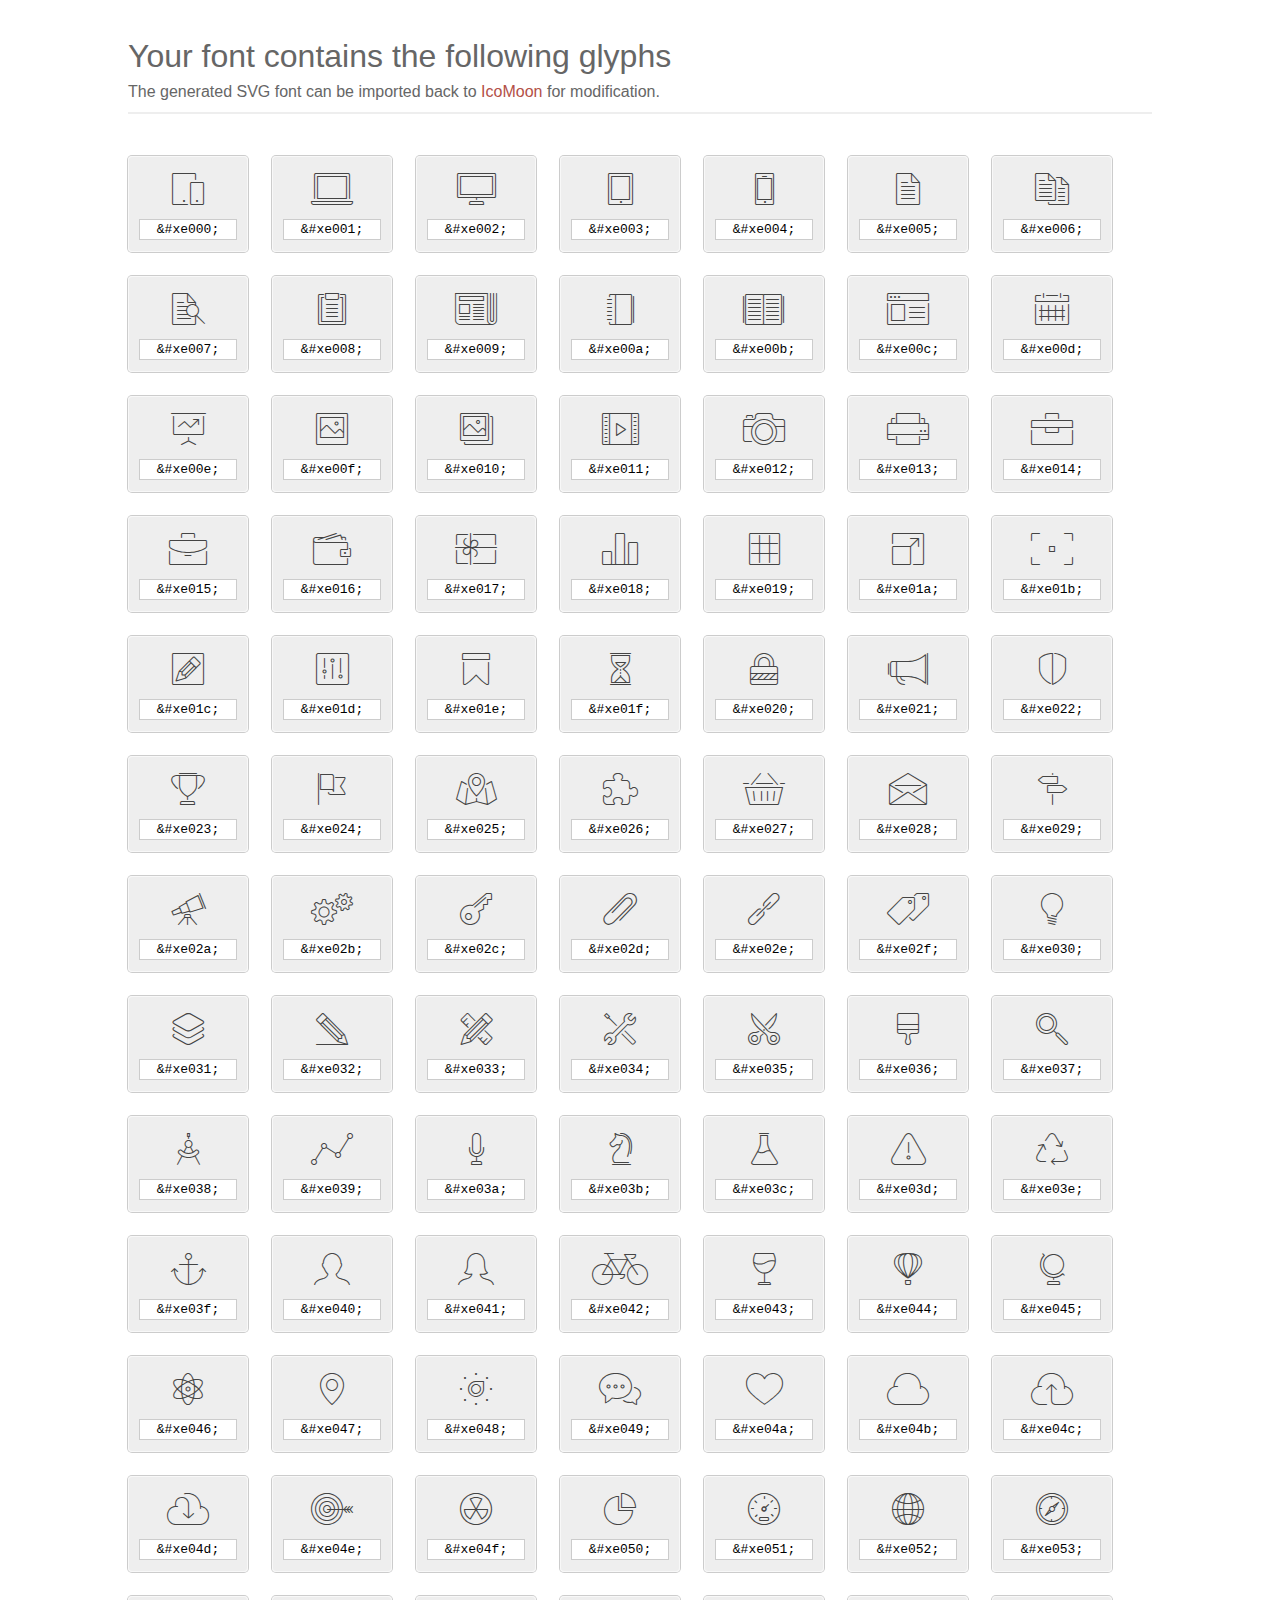
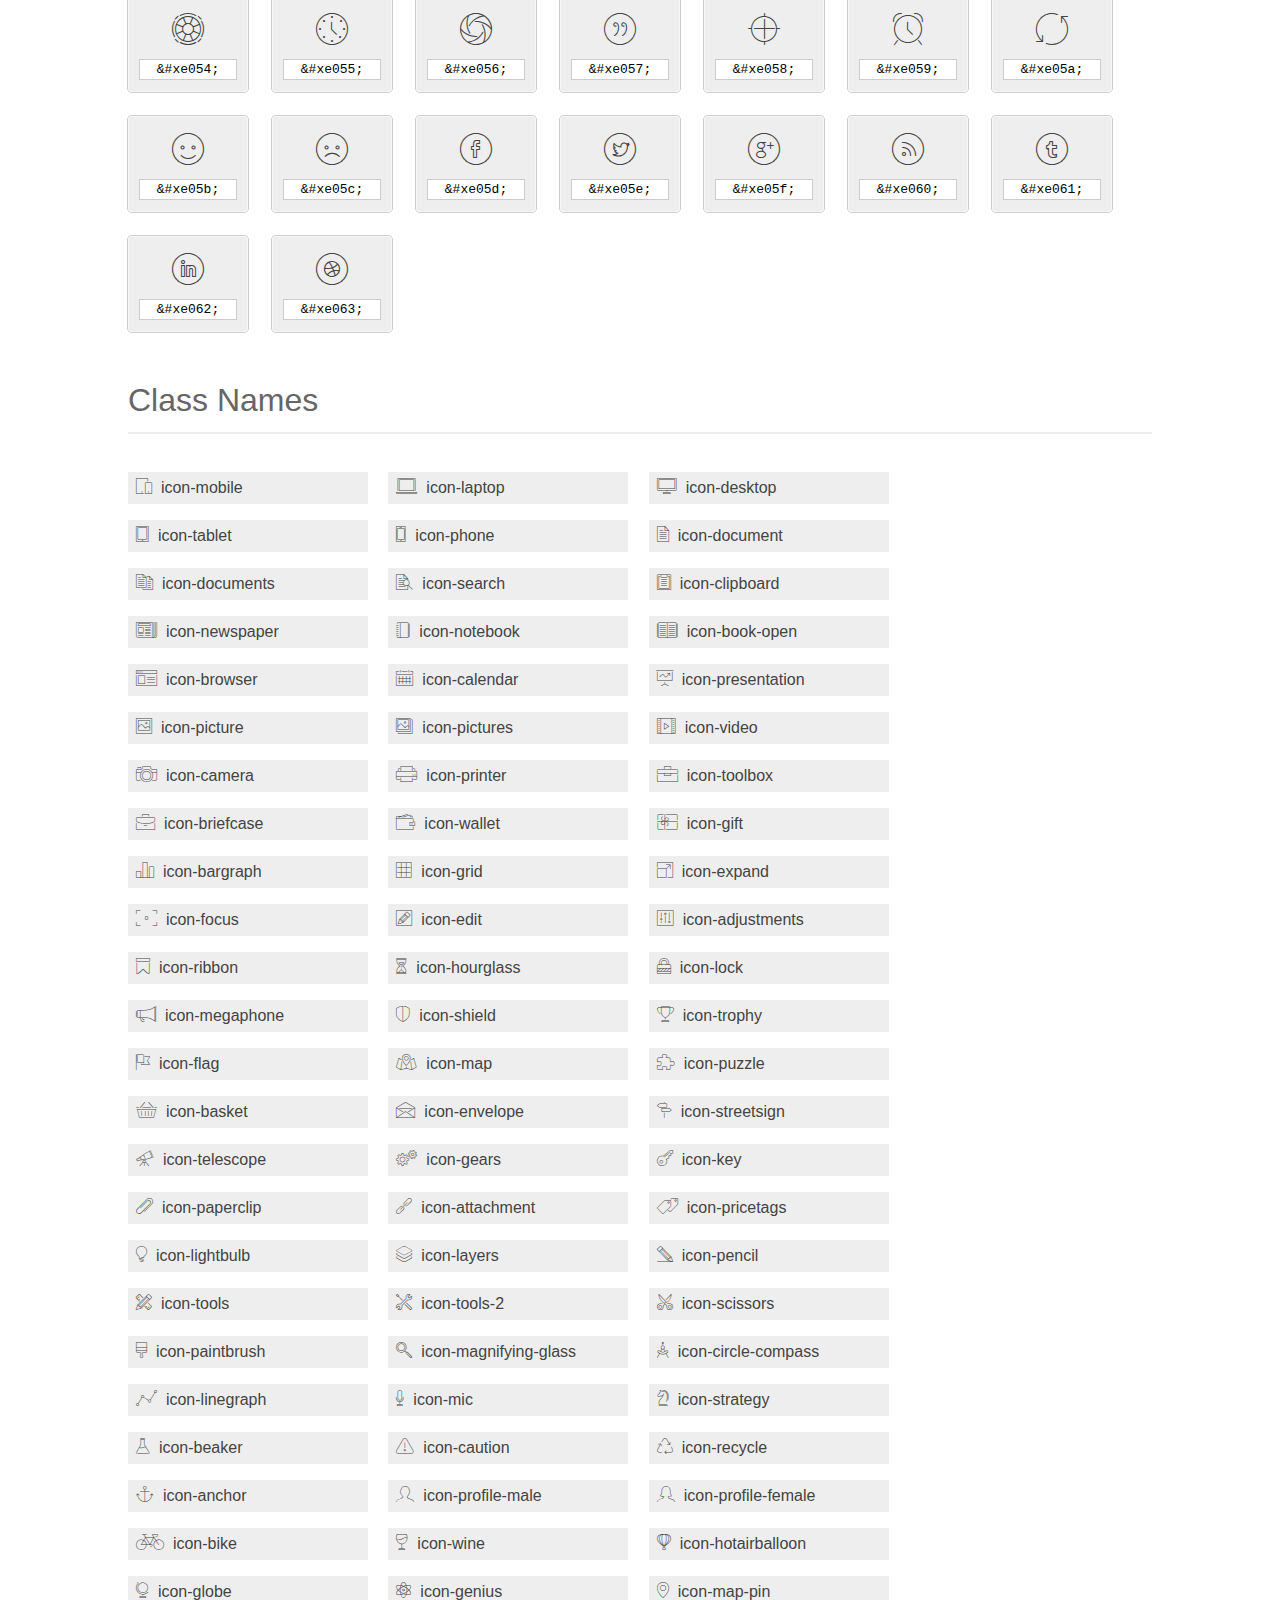
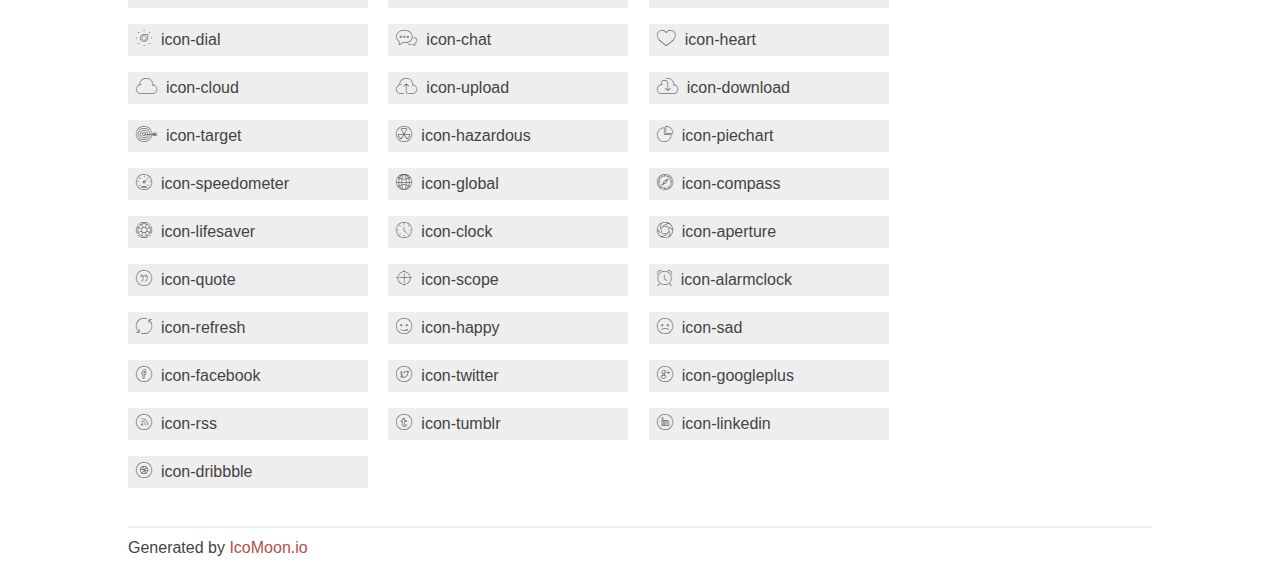
<file: html/et-line-font/index.html>
<!doctype html>
<html>
<head>
<title>Your Font/Glyphs</title>
<link rel="stylesheet" href="style.css" />
<!--[if lte IE 7]><script src="lte-ie7.js"></script><![endif]-->
<style>
	section, header, footer {display: block;}
	body {
		font-family: sans-serif;
		color: #444;
		line-height: 1.5;
		font-size: 1em;
	}
	* {
		-moz-box-sizing: border-box;
		-webkit-box-sizing: border-box;
		box-sizing: border-box;
		margin: 0;
		padding: 0;
	}
	.glyph {
		font-size: 16px;
		float: left;
		text-align: center;
		background: #eee;
		padding: .75em;
		margin: .75em 1.5em .75em 0;
		width: 7.5em;
		border-radius: .25em;
		box-shadow: inset 0 0 0 1px #f8f8f8, 0 0 0 1px #CCC;
	}
	.glyph input {
		font-family: consolas, monospace;
		font-size: 13px;
		width: 100%;
		text-align: center;
		border: 0;
		box-shadow: 0 0 0 1px #ccc;
		padding: .125em;
	}
	.w-main {
		width: 80%;
	}
	.centered {
		margin-left: auto;
		margin-right: auto;
	}
	.fs1 {
		font-size: 2em;
	}
	header {
		margin: 2em 0;
		padding-bottom: .5em;
		color: #666;
		box-shadow: 0 2px #eee;
	}
	header h1 {
		font-size: 2em;
		font-weight: normal;
	}
	.clearfix:before, .clearfix:after { content: ""; display: table; }
	.clearfix:after, .clear { clear: both; }
	footer {
		margin-top: 2em;
		padding: .5em 0;
		box-shadow: 0 -2px #eee;
	}
	a, a:visited {
		color: #B35047;
		text-decoration: none;
	}
	a:hover, a:focus {color: #000;}
	.box1 {
		font-size: 16px;
		display: inline-block;
		width: 15em;
		padding: .25em .5em;
		background: #eee;
		margin: .5em 1em .5em 0;
	}
</style>
</head>
<body>
	<div class="w-main centered">
	<section class="mtm clearfix" id="glyphs">
	<header>
		<h1>Your font contains the following glyphs</h1>
		<p>The generated SVG font can be imported back to <a href="http://icomoon.io/app">IcoMoon</a> for modification.</p>
	</header>
	<div class="glyph">
		<div class="fs1" aria-hidden="true" data-icon="&#xe000;"></div>
		<input type="text" readonly="readonly" value="&amp;#xe000;" />
	</div>
	<div class="glyph">
		<div class="fs1" aria-hidden="true" data-icon="&#xe001;"></div>
		<input type="text" readonly="readonly" value="&amp;#xe001;" />
	</div>
	<div class="glyph">
		<div class="fs1" aria-hidden="true" data-icon="&#xe002;"></div>
		<input type="text" readonly="readonly" value="&amp;#xe002;" />
	</div>
	<div class="glyph">
		<div class="fs1" aria-hidden="true" data-icon="&#xe003;"></div>
		<input type="text" readonly="readonly" value="&amp;#xe003;" />
	</div>
	<div class="glyph">
		<div class="fs1" aria-hidden="true" data-icon="&#xe004;"></div>
		<input type="text" readonly="readonly" value="&amp;#xe004;" />
	</div>
	<div class="glyph">
		<div class="fs1" aria-hidden="true" data-icon="&#xe005;"></div>
		<input type="text" readonly="readonly" value="&amp;#xe005;" />
	</div>
	<div class="glyph">
		<div class="fs1" aria-hidden="true" data-icon="&#xe006;"></div>
		<input type="text" readonly="readonly" value="&amp;#xe006;" />
	</div>
	<div class="glyph">
		<div class="fs1" aria-hidden="true" data-icon="&#xe007;"></div>
		<input type="text" readonly="readonly" value="&amp;#xe007;" />
	</div>
	<div class="glyph">
		<div class="fs1" aria-hidden="true" data-icon="&#xe008;"></div>
		<input type="text" readonly="readonly" value="&amp;#xe008;" />
	</div>
	<div class="glyph">
		<div class="fs1" aria-hidden="true" data-icon="&#xe009;"></div>
		<input type="text" readonly="readonly" value="&amp;#xe009;" />
	</div>
	<div class="glyph">
		<div class="fs1" aria-hidden="true" data-icon="&#xe00a;"></div>
		<input type="text" readonly="readonly" value="&amp;#xe00a;" />
	</div>
	<div class="glyph">
		<div class="fs1" aria-hidden="true" data-icon="&#xe00b;"></div>
		<input type="text" readonly="readonly" value="&amp;#xe00b;" />
	</div>
	<div class="glyph">
		<div class="fs1" aria-hidden="true" data-icon="&#xe00c;"></div>
		<input type="text" readonly="readonly" value="&amp;#xe00c;" />
	</div>
	<div class="glyph">
		<div class="fs1" aria-hidden="true" data-icon="&#xe00d;"></div>
		<input type="text" readonly="readonly" value="&amp;#xe00d;" />
	</div>
	<div class="glyph">
		<div class="fs1" aria-hidden="true" data-icon="&#xe00e;"></div>
		<input type="text" readonly="readonly" value="&amp;#xe00e;" />
	</div>
	<div class="glyph">
		<div class="fs1" aria-hidden="true" data-icon="&#xe00f;"></div>
		<input type="text" readonly="readonly" value="&amp;#xe00f;" />
	</div>
	<div class="glyph">
		<div class="fs1" aria-hidden="true" data-icon="&#xe010;"></div>
		<input type="text" readonly="readonly" value="&amp;#xe010;" />
	</div>
	<div class="glyph">
		<div class="fs1" aria-hidden="true" data-icon="&#xe011;"></div>
		<input type="text" readonly="readonly" value="&amp;#xe011;" />
	</div>
	<div class="glyph">
		<div class="fs1" aria-hidden="true" data-icon="&#xe012;"></div>
		<input type="text" readonly="readonly" value="&amp;#xe012;" />
	</div>
	<div class="glyph">
		<div class="fs1" aria-hidden="true" data-icon="&#xe013;"></div>
		<input type="text" readonly="readonly" value="&amp;#xe013;" />
	</div>
	<div class="glyph">
		<div class="fs1" aria-hidden="true" data-icon="&#xe014;"></div>
		<input type="text" readonly="readonly" value="&amp;#xe014;" />
	</div>
	<div class="glyph">
		<div class="fs1" aria-hidden="true" data-icon="&#xe015;"></div>
		<input type="text" readonly="readonly" value="&amp;#xe015;" />
	</div>
	<div class="glyph">
		<div class="fs1" aria-hidden="true" data-icon="&#xe016;"></div>
		<input type="text" readonly="readonly" value="&amp;#xe016;" />
	</div>
	<div class="glyph">
		<div class="fs1" aria-hidden="true" data-icon="&#xe017;"></div>
		<input type="text" readonly="readonly" value="&amp;#xe017;" />
	</div>
	<div class="glyph">
		<div class="fs1" aria-hidden="true" data-icon="&#xe018;"></div>
		<input type="text" readonly="readonly" value="&amp;#xe018;" />
	</div>
	<div class="glyph">
		<div class="fs1" aria-hidden="true" data-icon="&#xe019;"></div>
		<input type="text" readonly="readonly" value="&amp;#xe019;" />
	</div>
	<div class="glyph">
		<div class="fs1" aria-hidden="true" data-icon="&#xe01a;"></div>
		<input type="text" readonly="readonly" value="&amp;#xe01a;" />
	</div>
	<div class="glyph">
		<div class="fs1" aria-hidden="true" data-icon="&#xe01b;"></div>
		<input type="text" readonly="readonly" value="&amp;#xe01b;" />
	</div>
	<div class="glyph">
		<div class="fs1" aria-hidden="true" data-icon="&#xe01c;"></div>
		<input type="text" readonly="readonly" value="&amp;#xe01c;" />
	</div>
	<div class="glyph">
		<div class="fs1" aria-hidden="true" data-icon="&#xe01d;"></div>
		<input type="text" readonly="readonly" value="&amp;#xe01d;" />
	</div>
	<div class="glyph">
		<div class="fs1" aria-hidden="true" data-icon="&#xe01e;"></div>
		<input type="text" readonly="readonly" value="&amp;#xe01e;" />
	</div>
	<div class="glyph">
		<div class="fs1" aria-hidden="true" data-icon="&#xe01f;"></div>
		<input type="text" readonly="readonly" value="&amp;#xe01f;" />
	</div>
	<div class="glyph">
		<div class="fs1" aria-hidden="true" data-icon="&#xe020;"></div>
		<input type="text" readonly="readonly" value="&amp;#xe020;" />
	</div>
	<div class="glyph">
		<div class="fs1" aria-hidden="true" data-icon="&#xe021;"></div>
		<input type="text" readonly="readonly" value="&amp;#xe021;" />
	</div>
	<div class="glyph">
		<div class="fs1" aria-hidden="true" data-icon="&#xe022;"></div>
		<input type="text" readonly="readonly" value="&amp;#xe022;" />
	</div>
	<div class="glyph">
		<div class="fs1" aria-hidden="true" data-icon="&#xe023;"></div>
		<input type="text" readonly="readonly" value="&amp;#xe023;" />
	</div>
	<div class="glyph">
		<div class="fs1" aria-hidden="true" data-icon="&#xe024;"></div>
		<input type="text" readonly="readonly" value="&amp;#xe024;" />
	</div>
	<div class="glyph">
		<div class="fs1" aria-hidden="true" data-icon="&#xe025;"></div>
		<input type="text" readonly="readonly" value="&amp;#xe025;" />
	</div>
	<div class="glyph">
		<div class="fs1" aria-hidden="true" data-icon="&#xe026;"></div>
		<input type="text" readonly="readonly" value="&amp;#xe026;" />
	</div>
	<div class="glyph">
		<div class="fs1" aria-hidden="true" data-icon="&#xe027;"></div>
		<input type="text" readonly="readonly" value="&amp;#xe027;" />
	</div>
	<div class="glyph">
		<div class="fs1" aria-hidden="true" data-icon="&#xe028;"></div>
		<input type="text" readonly="readonly" value="&amp;#xe028;" />
	</div>
	<div class="glyph">
		<div class="fs1" aria-hidden="true" data-icon="&#xe029;"></div>
		<input type="text" readonly="readonly" value="&amp;#xe029;" />
	</div>
	<div class="glyph">
		<div class="fs1" aria-hidden="true" data-icon="&#xe02a;"></div>
		<input type="text" readonly="readonly" value="&amp;#xe02a;" />
	</div>
	<div class="glyph">
		<div class="fs1" aria-hidden="true" data-icon="&#xe02b;"></div>
		<input type="text" readonly="readonly" value="&amp;#xe02b;" />
	</div>
	<div class="glyph">
		<div class="fs1" aria-hidden="true" data-icon="&#xe02c;"></div>
		<input type="text" readonly="readonly" value="&amp;#xe02c;" />
	</div>
	<div class="glyph">
		<div class="fs1" aria-hidden="true" data-icon="&#xe02d;"></div>
		<input type="text" readonly="readonly" value="&amp;#xe02d;" />
	</div>
	<div class="glyph">
		<div class="fs1" aria-hidden="true" data-icon="&#xe02e;"></div>
		<input type="text" readonly="readonly" value="&amp;#xe02e;" />
	</div>
	<div class="glyph">
		<div class="fs1" aria-hidden="true" data-icon="&#xe02f;"></div>
		<input type="text" readonly="readonly" value="&amp;#xe02f;" />
	</div>
	<div class="glyph">
		<div class="fs1" aria-hidden="true" data-icon="&#xe030;"></div>
		<input type="text" readonly="readonly" value="&amp;#xe030;" />
	</div>
	<div class="glyph">
		<div class="fs1" aria-hidden="true" data-icon="&#xe031;"></div>
		<input type="text" readonly="readonly" value="&amp;#xe031;" />
	</div>
	<div class="glyph">
		<div class="fs1" aria-hidden="true" data-icon="&#xe032;"></div>
		<input type="text" readonly="readonly" value="&amp;#xe032;" />
	</div>
	<div class="glyph">
		<div class="fs1" aria-hidden="true" data-icon="&#xe033;"></div>
		<input type="text" readonly="readonly" value="&amp;#xe033;" />
	</div>
	<div class="glyph">
		<div class="fs1" aria-hidden="true" data-icon="&#xe034;"></div>
		<input type="text" readonly="readonly" value="&amp;#xe034;" />
	</div>
	<div class="glyph">
		<div class="fs1" aria-hidden="true" data-icon="&#xe035;"></div>
		<input type="text" readonly="readonly" value="&amp;#xe035;" />
	</div>
	<div class="glyph">
		<div class="fs1" aria-hidden="true" data-icon="&#xe036;"></div>
		<input type="text" readonly="readonly" value="&amp;#xe036;" />
	</div>
	<div class="glyph">
		<div class="fs1" aria-hidden="true" data-icon="&#xe037;"></div>
		<input type="text" readonly="readonly" value="&amp;#xe037;" />
	</div>
	<div class="glyph">
		<div class="fs1" aria-hidden="true" data-icon="&#xe038;"></div>
		<input type="text" readonly="readonly" value="&amp;#xe038;" />
	</div>
	<div class="glyph">
		<div class="fs1" aria-hidden="true" data-icon="&#xe039;"></div>
		<input type="text" readonly="readonly" value="&amp;#xe039;" />
	</div>
	<div class="glyph">
		<div class="fs1" aria-hidden="true" data-icon="&#xe03a;"></div>
		<input type="text" readonly="readonly" value="&amp;#xe03a;" />
	</div>
	<div class="glyph">
		<div class="fs1" aria-hidden="true" data-icon="&#xe03b;"></div>
		<input type="text" readonly="readonly" value="&amp;#xe03b;" />
	</div>
	<div class="glyph">
		<div class="fs1" aria-hidden="true" data-icon="&#xe03c;"></div>
		<input type="text" readonly="readonly" value="&amp;#xe03c;" />
	</div>
	<div class="glyph">
		<div class="fs1" aria-hidden="true" data-icon="&#xe03d;"></div>
		<input type="text" readonly="readonly" value="&amp;#xe03d;" />
	</div>
	<div class="glyph">
		<div class="fs1" aria-hidden="true" data-icon="&#xe03e;"></div>
		<input type="text" readonly="readonly" value="&amp;#xe03e;" />
	</div>
	<div class="glyph">
		<div class="fs1" aria-hidden="true" data-icon="&#xe03f;"></div>
		<input type="text" readonly="readonly" value="&amp;#xe03f;" />
	</div>
	<div class="glyph">
		<div class="fs1" aria-hidden="true" data-icon="&#xe040;"></div>
		<input type="text" readonly="readonly" value="&amp;#xe040;" />
	</div>
	<div class="glyph">
		<div class="fs1" aria-hidden="true" data-icon="&#xe041;"></div>
		<input type="text" readonly="readonly" value="&amp;#xe041;" />
	</div>
	<div class="glyph">
		<div class="fs1" aria-hidden="true" data-icon="&#xe042;"></div>
		<input type="text" readonly="readonly" value="&amp;#xe042;" />
	</div>
	<div class="glyph">
		<div class="fs1" aria-hidden="true" data-icon="&#xe043;"></div>
		<input type="text" readonly="readonly" value="&amp;#xe043;" />
	</div>
	<div class="glyph">
		<div class="fs1" aria-hidden="true" data-icon="&#xe044;"></div>
		<input type="text" readonly="readonly" value="&amp;#xe044;" />
	</div>
	<div class="glyph">
		<div class="fs1" aria-hidden="true" data-icon="&#xe045;"></div>
		<input type="text" readonly="readonly" value="&amp;#xe045;" />
	</div>
	<div class="glyph">
		<div class="fs1" aria-hidden="true" data-icon="&#xe046;"></div>
		<input type="text" readonly="readonly" value="&amp;#xe046;" />
	</div>
	<div class="glyph">
		<div class="fs1" aria-hidden="true" data-icon="&#xe047;"></div>
		<input type="text" readonly="readonly" value="&amp;#xe047;" />
	</div>
	<div class="glyph">
		<div class="fs1" aria-hidden="true" data-icon="&#xe048;"></div>
		<input type="text" readonly="readonly" value="&amp;#xe048;" />
	</div>
	<div class="glyph">
		<div class="fs1" aria-hidden="true" data-icon="&#xe049;"></div>
		<input type="text" readonly="readonly" value="&amp;#xe049;" />
	</div>
	<div class="glyph">
		<div class="fs1" aria-hidden="true" data-icon="&#xe04a;"></div>
		<input type="text" readonly="readonly" value="&amp;#xe04a;" />
	</div>
	<div class="glyph">
		<div class="fs1" aria-hidden="true" data-icon="&#xe04b;"></div>
		<input type="text" readonly="readonly" value="&amp;#xe04b;" />
	</div>
	<div class="glyph">
		<div class="fs1" aria-hidden="true" data-icon="&#xe04c;"></div>
		<input type="text" readonly="readonly" value="&amp;#xe04c;" />
	</div>
	<div class="glyph">
		<div class="fs1" aria-hidden="true" data-icon="&#xe04d;"></div>
		<input type="text" readonly="readonly" value="&amp;#xe04d;" />
	</div>
	<div class="glyph">
		<div class="fs1" aria-hidden="true" data-icon="&#xe04e;"></div>
		<input type="text" readonly="readonly" value="&amp;#xe04e;" />
	</div>
	<div class="glyph">
		<div class="fs1" aria-hidden="true" data-icon="&#xe04f;"></div>
		<input type="text" readonly="readonly" value="&amp;#xe04f;" />
	</div>
	<div class="glyph">
		<div class="fs1" aria-hidden="true" data-icon="&#xe050;"></div>
		<input type="text" readonly="readonly" value="&amp;#xe050;" />
	</div>
	<div class="glyph">
		<div class="fs1" aria-hidden="true" data-icon="&#xe051;"></div>
		<input type="text" readonly="readonly" value="&amp;#xe051;" />
	</div>
	<div class="glyph">
		<div class="fs1" aria-hidden="true" data-icon="&#xe052;"></div>
		<input type="text" readonly="readonly" value="&amp;#xe052;" />
	</div>
	<div class="glyph">
		<div class="fs1" aria-hidden="true" data-icon="&#xe053;"></div>
		<input type="text" readonly="readonly" value="&amp;#xe053;" />
	</div>
	<div class="glyph">
		<div class="fs1" aria-hidden="true" data-icon="&#xe054;"></div>
		<input type="text" readonly="readonly" value="&amp;#xe054;" />
	</div>
	<div class="glyph">
		<div class="fs1" aria-hidden="true" data-icon="&#xe055;"></div>
		<input type="text" readonly="readonly" value="&amp;#xe055;" />
	</div>
	<div class="glyph">
		<div class="fs1" aria-hidden="true" data-icon="&#xe056;"></div>
		<input type="text" readonly="readonly" value="&amp;#xe056;" />
	</div>
	<div class="glyph">
		<div class="fs1" aria-hidden="true" data-icon="&#xe057;"></div>
		<input type="text" readonly="readonly" value="&amp;#xe057;" />
	</div>
	<div class="glyph">
		<div class="fs1" aria-hidden="true" data-icon="&#xe058;"></div>
		<input type="text" readonly="readonly" value="&amp;#xe058;" />
	</div>
	<div class="glyph">
		<div class="fs1" aria-hidden="true" data-icon="&#xe059;"></div>
		<input type="text" readonly="readonly" value="&amp;#xe059;" />
	</div>
	<div class="glyph">
		<div class="fs1" aria-hidden="true" data-icon="&#xe05a;"></div>
		<input type="text" readonly="readonly" value="&amp;#xe05a;" />
	</div>
	<div class="glyph">
		<div class="fs1" aria-hidden="true" data-icon="&#xe05b;"></div>
		<input type="text" readonly="readonly" value="&amp;#xe05b;" />
	</div>
	<div class="glyph">
		<div class="fs1" aria-hidden="true" data-icon="&#xe05c;"></div>
		<input type="text" readonly="readonly" value="&amp;#xe05c;" />
	</div>
	<div class="glyph">
		<div class="fs1" aria-hidden="true" data-icon="&#xe05d;"></div>
		<input type="text" readonly="readonly" value="&amp;#xe05d;" />
	</div>
	<div class="glyph">
		<div class="fs1" aria-hidden="true" data-icon="&#xe05e;"></div>
		<input type="text" readonly="readonly" value="&amp;#xe05e;" />
	</div>
	<div class="glyph">
		<div class="fs1" aria-hidden="true" data-icon="&#xe05f;"></div>
		<input type="text" readonly="readonly" value="&amp;#xe05f;" />
	</div>
	<div class="glyph">
		<div class="fs1" aria-hidden="true" data-icon="&#xe060;"></div>
		<input type="text" readonly="readonly" value="&amp;#xe060;" />
	</div>
	<div class="glyph">
		<div class="fs1" aria-hidden="true" data-icon="&#xe061;"></div>
		<input type="text" readonly="readonly" value="&amp;#xe061;" />
	</div>
	<div class="glyph">
		<div class="fs1" aria-hidden="true" data-icon="&#xe062;"></div>
		<input type="text" readonly="readonly" value="&amp;#xe062;" />
	</div>
	<div class="glyph">
		<div class="fs1" aria-hidden="true" data-icon="&#xe063;"></div>
		<input type="text" readonly="readonly" value="&amp;#xe063;" />
	</div>
	</section>
	<div class="clear"></div>
	<section class="mtm clearfix" id="glyphs">
	<header>
		<h1>Class Names</h1>
	</header>
	<span class="box1">
		<span aria-hidden="true" class="icon-mobile"></span>
		&nbsp;icon-mobile
	</span>
	<span class="box1">
		<span aria-hidden="true" class="icon-laptop"></span>
		&nbsp;icon-laptop
	</span>
	<span class="box1">
		<span aria-hidden="true" class="icon-desktop"></span>
		&nbsp;icon-desktop
	</span>
	<span class="box1">
		<span aria-hidden="true" class="icon-tablet"></span>
		&nbsp;icon-tablet
	</span>
	<span class="box1">
		<span aria-hidden="true" class="icon-phone"></span>
		&nbsp;icon-phone
	</span>
	<span class="box1">
		<span aria-hidden="true" class="icon-document"></span>
		&nbsp;icon-document
	</span>
	<span class="box1">
		<span aria-hidden="true" class="icon-documents"></span>
		&nbsp;icon-documents
	</span>
	<span class="box1">
		<span aria-hidden="true" class="icon-search"></span>
		&nbsp;icon-search
	</span>
	<span class="box1">
		<span aria-hidden="true" class="icon-clipboard"></span>
		&nbsp;icon-clipboard
	</span>
	<span class="box1">
		<span aria-hidden="true" class="icon-newspaper"></span>
		&nbsp;icon-newspaper
	</span>
	<span class="box1">
		<span aria-hidden="true" class="icon-notebook"></span>
		&nbsp;icon-notebook
	</span>
	<span class="box1">
		<span aria-hidden="true" class="icon-book-open"></span>
		&nbsp;icon-book-open
	</span>
	<span class="box1">
		<span aria-hidden="true" class="icon-browser"></span>
		&nbsp;icon-browser
	</span>
	<span class="box1">
		<span aria-hidden="true" class="icon-calendar"></span>
		&nbsp;icon-calendar
	</span>
	<span class="box1">
		<span aria-hidden="true" class="icon-presentation"></span>
		&nbsp;icon-presentation
	</span>
	<span class="box1">
		<span aria-hidden="true" class="icon-picture"></span>
		&nbsp;icon-picture
	</span>
	<span class="box1">
		<span aria-hidden="true" class="icon-pictures"></span>
		&nbsp;icon-pictures
	</span>
	<span class="box1">
		<span aria-hidden="true" class="icon-video"></span>
		&nbsp;icon-video
	</span>
	<span class="box1">
		<span aria-hidden="true" class="icon-camera"></span>
		&nbsp;icon-camera
	</span>
	<span class="box1">
		<span aria-hidden="true" class="icon-printer"></span>
		&nbsp;icon-printer
	</span>
	<span class="box1">
		<span aria-hidden="true" class="icon-toolbox"></span>
		&nbsp;icon-toolbox
	</span>
	<span class="box1">
		<span aria-hidden="true" class="icon-briefcase"></span>
		&nbsp;icon-briefcase
	</span>
	<span class="box1">
		<span aria-hidden="true" class="icon-wallet"></span>
		&nbsp;icon-wallet
	</span>
	<span class="box1">
		<span aria-hidden="true" class="icon-gift"></span>
		&nbsp;icon-gift
	</span>
	<span class="box1">
		<span aria-hidden="true" class="icon-bargraph"></span>
		&nbsp;icon-bargraph
	</span>
	<span class="box1">
		<span aria-hidden="true" class="icon-grid"></span>
		&nbsp;icon-grid
	</span>
	<span class="box1">
		<span aria-hidden="true" class="icon-expand"></span>
		&nbsp;icon-expand
	</span>
	<span class="box1">
		<span aria-hidden="true" class="icon-focus"></span>
		&nbsp;icon-focus
	</span>
	<span class="box1">
		<span aria-hidden="true" class="icon-edit"></span>
		&nbsp;icon-edit
	</span>
	<span class="box1">
		<span aria-hidden="true" class="icon-adjustments"></span>
		&nbsp;icon-adjustments
	</span>
	<span class="box1">
		<span aria-hidden="true" class="icon-ribbon"></span>
		&nbsp;icon-ribbon
	</span>
	<span class="box1">
		<span aria-hidden="true" class="icon-hourglass"></span>
		&nbsp;icon-hourglass
	</span>
	<span class="box1">
		<span aria-hidden="true" class="icon-lock"></span>
		&nbsp;icon-lock
	</span>
	<span class="box1">
		<span aria-hidden="true" class="icon-megaphone"></span>
		&nbsp;icon-megaphone
	</span>
	<span class="box1">
		<span aria-hidden="true" class="icon-shield"></span>
		&nbsp;icon-shield
	</span>
	<span class="box1">
		<span aria-hidden="true" class="icon-trophy"></span>
		&nbsp;icon-trophy
	</span>
	<span class="box1">
		<span aria-hidden="true" class="icon-flag"></span>
		&nbsp;icon-flag
	</span>
	<span class="box1">
		<span aria-hidden="true" class="icon-map"></span>
		&nbsp;icon-map
	</span>
	<span class="box1">
		<span aria-hidden="true" class="icon-puzzle"></span>
		&nbsp;icon-puzzle
	</span>
	<span class="box1">
		<span aria-hidden="true" class="icon-basket"></span>
		&nbsp;icon-basket
	</span>
	<span class="box1">
		<span aria-hidden="true" class="icon-envelope"></span>
		&nbsp;icon-envelope
	</span>
	<span class="box1">
		<span aria-hidden="true" class="icon-streetsign"></span>
		&nbsp;icon-streetsign
	</span>
	<span class="box1">
		<span aria-hidden="true" class="icon-telescope"></span>
		&nbsp;icon-telescope
	</span>
	<span class="box1">
		<span aria-hidden="true" class="icon-gears"></span>
		&nbsp;icon-gears
	</span>
	<span class="box1">
		<span aria-hidden="true" class="icon-key"></span>
		&nbsp;icon-key
	</span>
	<span class="box1">
		<span aria-hidden="true" class="icon-paperclip"></span>
		&nbsp;icon-paperclip
	</span>
	<span class="box1">
		<span aria-hidden="true" class="icon-attachment"></span>
		&nbsp;icon-attachment
	</span>
	<span class="box1">
		<span aria-hidden="true" class="icon-pricetags"></span>
		&nbsp;icon-pricetags
	</span>
	<span class="box1">
		<span aria-hidden="true" class="icon-lightbulb"></span>
		&nbsp;icon-lightbulb
	</span>
	<span class="box1">
		<span aria-hidden="true" class="icon-layers"></span>
		&nbsp;icon-layers
	</span>
	<span class="box1">
		<span aria-hidden="true" class="icon-pencil"></span>
		&nbsp;icon-pencil
	</span>
	<span class="box1">
		<span aria-hidden="true" class="icon-tools"></span>
		&nbsp;icon-tools
	</span>
	<span class="box1">
		<span aria-hidden="true" class="icon-tools-2"></span>
		&nbsp;icon-tools-2
	</span>
	<span class="box1">
		<span aria-hidden="true" class="icon-scissors"></span>
		&nbsp;icon-scissors
	</span>
	<span class="box1">
		<span aria-hidden="true" class="icon-paintbrush"></span>
		&nbsp;icon-paintbrush
	</span>
	<span class="box1">
		<span aria-hidden="true" class="icon-magnifying-glass"></span>
		&nbsp;icon-magnifying-glass
	</span>
	<span class="box1">
		<span aria-hidden="true" class="icon-circle-compass"></span>
		&nbsp;icon-circle-compass
	</span>
	<span class="box1">
		<span aria-hidden="true" class="icon-linegraph"></span>
		&nbsp;icon-linegraph
	</span>
	<span class="box1">
		<span aria-hidden="true" class="icon-mic"></span>
		&nbsp;icon-mic
	</span>
	<span class="box1">
		<span aria-hidden="true" class="icon-strategy"></span>
		&nbsp;icon-strategy
	</span>
	<span class="box1">
		<span aria-hidden="true" class="icon-beaker"></span>
		&nbsp;icon-beaker
	</span>
	<span class="box1">
		<span aria-hidden="true" class="icon-caution"></span>
		&nbsp;icon-caution
	</span>
	<span class="box1">
		<span aria-hidden="true" class="icon-recycle"></span>
		&nbsp;icon-recycle
	</span>
	<span class="box1">
		<span aria-hidden="true" class="icon-anchor"></span>
		&nbsp;icon-anchor
	</span>
	<span class="box1">
		<span aria-hidden="true" class="icon-profile-male"></span>
		&nbsp;icon-profile-male
	</span>
	<span class="box1">
		<span aria-hidden="true" class="icon-profile-female"></span>
		&nbsp;icon-profile-female
	</span>
	<span class="box1">
		<span aria-hidden="true" class="icon-bike"></span>
		&nbsp;icon-bike
	</span>
	<span class="box1">
		<span aria-hidden="true" class="icon-wine"></span>
		&nbsp;icon-wine
	</span>
	<span class="box1">
		<span aria-hidden="true" class="icon-hotairballoon"></span>
		&nbsp;icon-hotairballoon
	</span>
	<span class="box1">
		<span aria-hidden="true" class="icon-globe"></span>
		&nbsp;icon-globe
	</span>
	<span class="box1">
		<span aria-hidden="true" class="icon-genius"></span>
		&nbsp;icon-genius
	</span>
	<span class="box1">
		<span aria-hidden="true" class="icon-map-pin"></span>
		&nbsp;icon-map-pin
	</span>
	<span class="box1">
		<span aria-hidden="true" class="icon-dial"></span>
		&nbsp;icon-dial
	</span>
	<span class="box1">
		<span aria-hidden="true" class="icon-chat"></span>
		&nbsp;icon-chat
	</span>
	<span class="box1">
		<span aria-hidden="true" class="icon-heart"></span>
		&nbsp;icon-heart
	</span>
	<span class="box1">
		<span aria-hidden="true" class="icon-cloud"></span>
		&nbsp;icon-cloud
	</span>
	<span class="box1">
		<span aria-hidden="true" class="icon-upload"></span>
		&nbsp;icon-upload
	</span>
	<span class="box1">
		<span aria-hidden="true" class="icon-download"></span>
		&nbsp;icon-download
	</span>
	<span class="box1">
		<span aria-hidden="true" class="icon-target"></span>
		&nbsp;icon-target
	</span>
	<span class="box1">
		<span aria-hidden="true" class="icon-hazardous"></span>
		&nbsp;icon-hazardous
	</span>
	<span class="box1">
		<span aria-hidden="true" class="icon-piechart"></span>
		&nbsp;icon-piechart
	</span>
	<span class="box1">
		<span aria-hidden="true" class="icon-speedometer"></span>
		&nbsp;icon-speedometer
	</span>
	<span class="box1">
		<span aria-hidden="true" class="icon-global"></span>
		&nbsp;icon-global
	</span>
	<span class="box1">
		<span aria-hidden="true" class="icon-compass"></span>
		&nbsp;icon-compass
	</span>
	<span class="box1">
		<span aria-hidden="true" class="icon-lifesaver"></span>
		&nbsp;icon-lifesaver
	</span>
	<span class="box1">
		<span aria-hidden="true" class="icon-clock"></span>
		&nbsp;icon-clock
	</span>
	<span class="box1">
		<span aria-hidden="true" class="icon-aperture"></span>
		&nbsp;icon-aperture
	</span>
	<span class="box1">
		<span aria-hidden="true" class="icon-quote"></span>
		&nbsp;icon-quote
	</span>
	<span class="box1">
		<span aria-hidden="true" class="icon-scope"></span>
		&nbsp;icon-scope
	</span>
	<span class="box1">
		<span aria-hidden="true" class="icon-alarmclock"></span>
		&nbsp;icon-alarmclock
	</span>
	<span class="box1">
		<span aria-hidden="true" class="icon-refresh"></span>
		&nbsp;icon-refresh
	</span>
	<span class="box1">
		<span aria-hidden="true" class="icon-happy"></span>
		&nbsp;icon-happy
	</span>
	<span class="box1">
		<span aria-hidden="true" class="icon-sad"></span>
		&nbsp;icon-sad
	</span>
	<span class="box1">
		<span aria-hidden="true" class="icon-facebook"></span>
		&nbsp;icon-facebook
	</span>
	<span class="box1">
		<span aria-hidden="true" class="icon-twitter"></span>
		&nbsp;icon-twitter
	</span>
	<span class="box1">
		<span aria-hidden="true" class="icon-googleplus"></span>
		&nbsp;icon-googleplus
	</span>
	<span class="box1">
		<span aria-hidden="true" class="icon-rss"></span>
		&nbsp;icon-rss
	</span>
	<span class="box1">
		<span aria-hidden="true" class="icon-tumblr"></span>
		&nbsp;icon-tumblr
	</span>
	<span class="box1">
		<span aria-hidden="true" class="icon-linkedin"></span>
		&nbsp;icon-linkedin
	</span>
	<span class="box1">
		<span aria-hidden="true" class="icon-dribbble"></span>
		&nbsp;icon-dribbble
	</span>
	</section>
	<footer>
		<p>Generated by <a href="http://icomoon.io">IcoMoon.io</a></p>
	</footer>
	</div>
	<script>
	document.getElementById("glyphs").addEventListener("click", function(e) {
		var target = e.target;
		if (target.tagName === "INPUT") {
			target.select();
		}
	});
	</script>
</body>
</html>
</file>
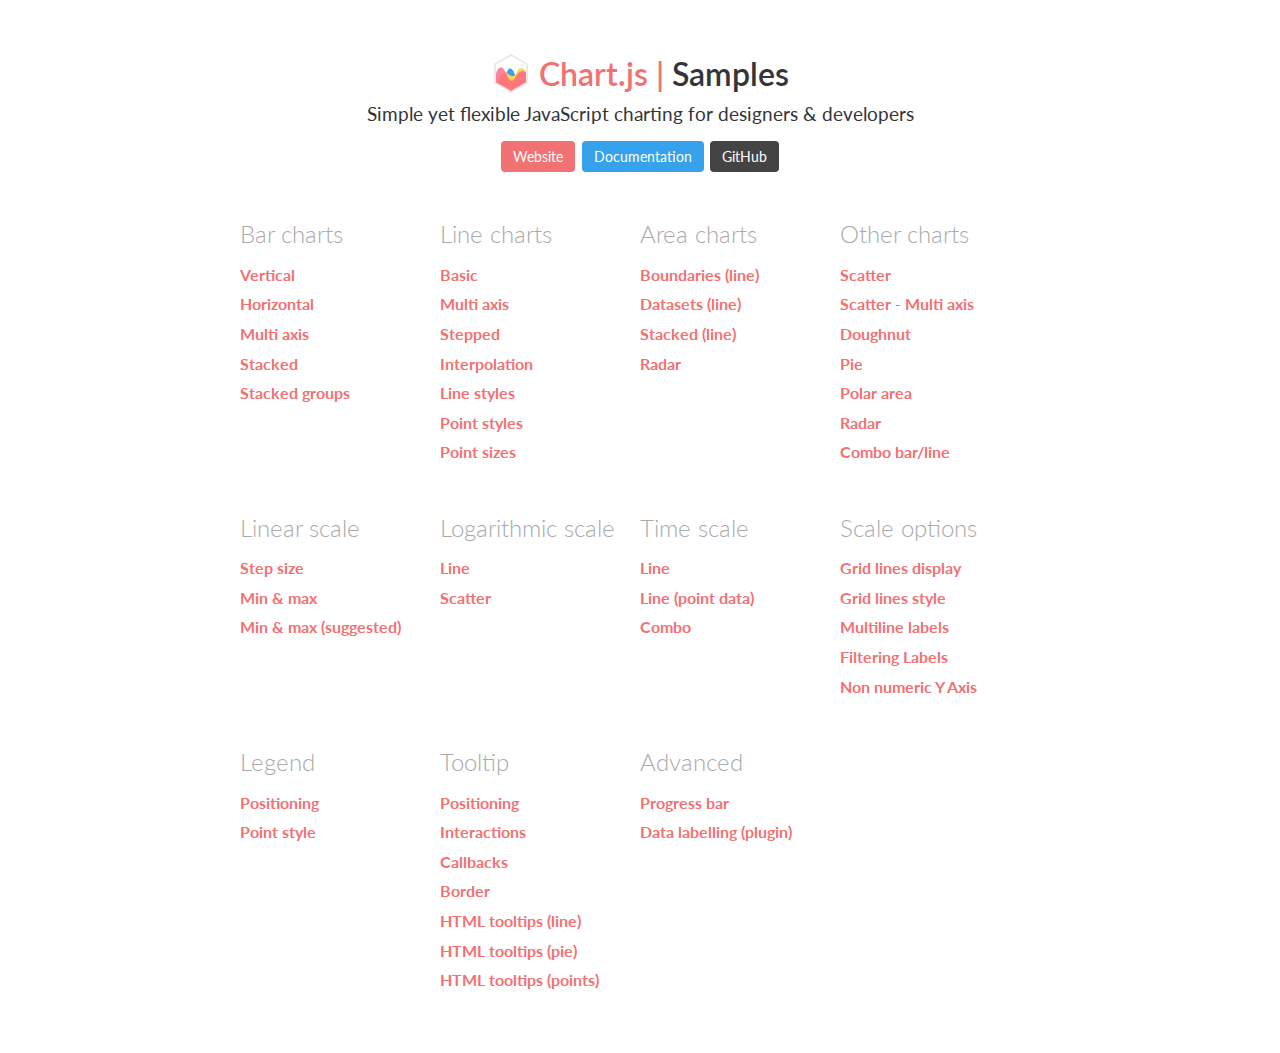
<file: html/bower_components/chart.js/samples/index.html>
<!DOCTYPE html>
<html lang="en-US">
<head>
	<meta charset="utf-8">
	<meta http-equiv="X-UA-Compatible" content="IE=Edge">
	<meta name="viewport" content="width=device-width, initial-scale=1">
	<link rel="stylesheet" type="text/css" href="style.css">
	<link rel="icon" href="favicon.ico">
	<script src="samples.js"></script>
	<title>Chart.js samples</title>
</head>
<body>
	<div class="content">
		<div class="header">
			<div class="chartjs-title">Samples</div>
			<div class="chartjs-caption">Simple yet flexible JavaScript charting for designers &amp; developers</div>
			<div class="chartjs-links">
				<a class="btn btn-chartjs" href="http://www.chartjs.org">Website</a>
				<a class="btn btn-docs" href="http://www.chartjs.org/docs">Documentation</a>
				<a class="btn btn-gh" href="https://github.com/chartjs/Chart.js">GitHub</a>
			</div>
		</div>

		<div id="categories" class="samples-categories"></div>
	</div>

	<script>
		function createCategory(item) {
			var el = document.createElement('div');
			el.className = 'samples-category';
			el.innerHTML =
				'<div class="title">' + item.title + '</div>' +
				'<div class="items"></div>';
			return el;
		}

		function createEntry(item) {
			var el = document.createElement('div');
			el.className = 'samples-entry';
			el.innerHTML = '<a class="title" href="' + item.path + '">' + item.title + '</a>';
			return el;
		}

		var categories = document.getElementById('categories');
		Samples.items.forEach(function(item) {
			var category = createCategory(item);
			var children = category.getElementsByClassName('items')[0];

			(item.items || []).forEach(function(item) {
				children.appendChild(createEntry(item));
			});

			categories.appendChild(category);
		});
	</script>
</body>
</html>
</file>
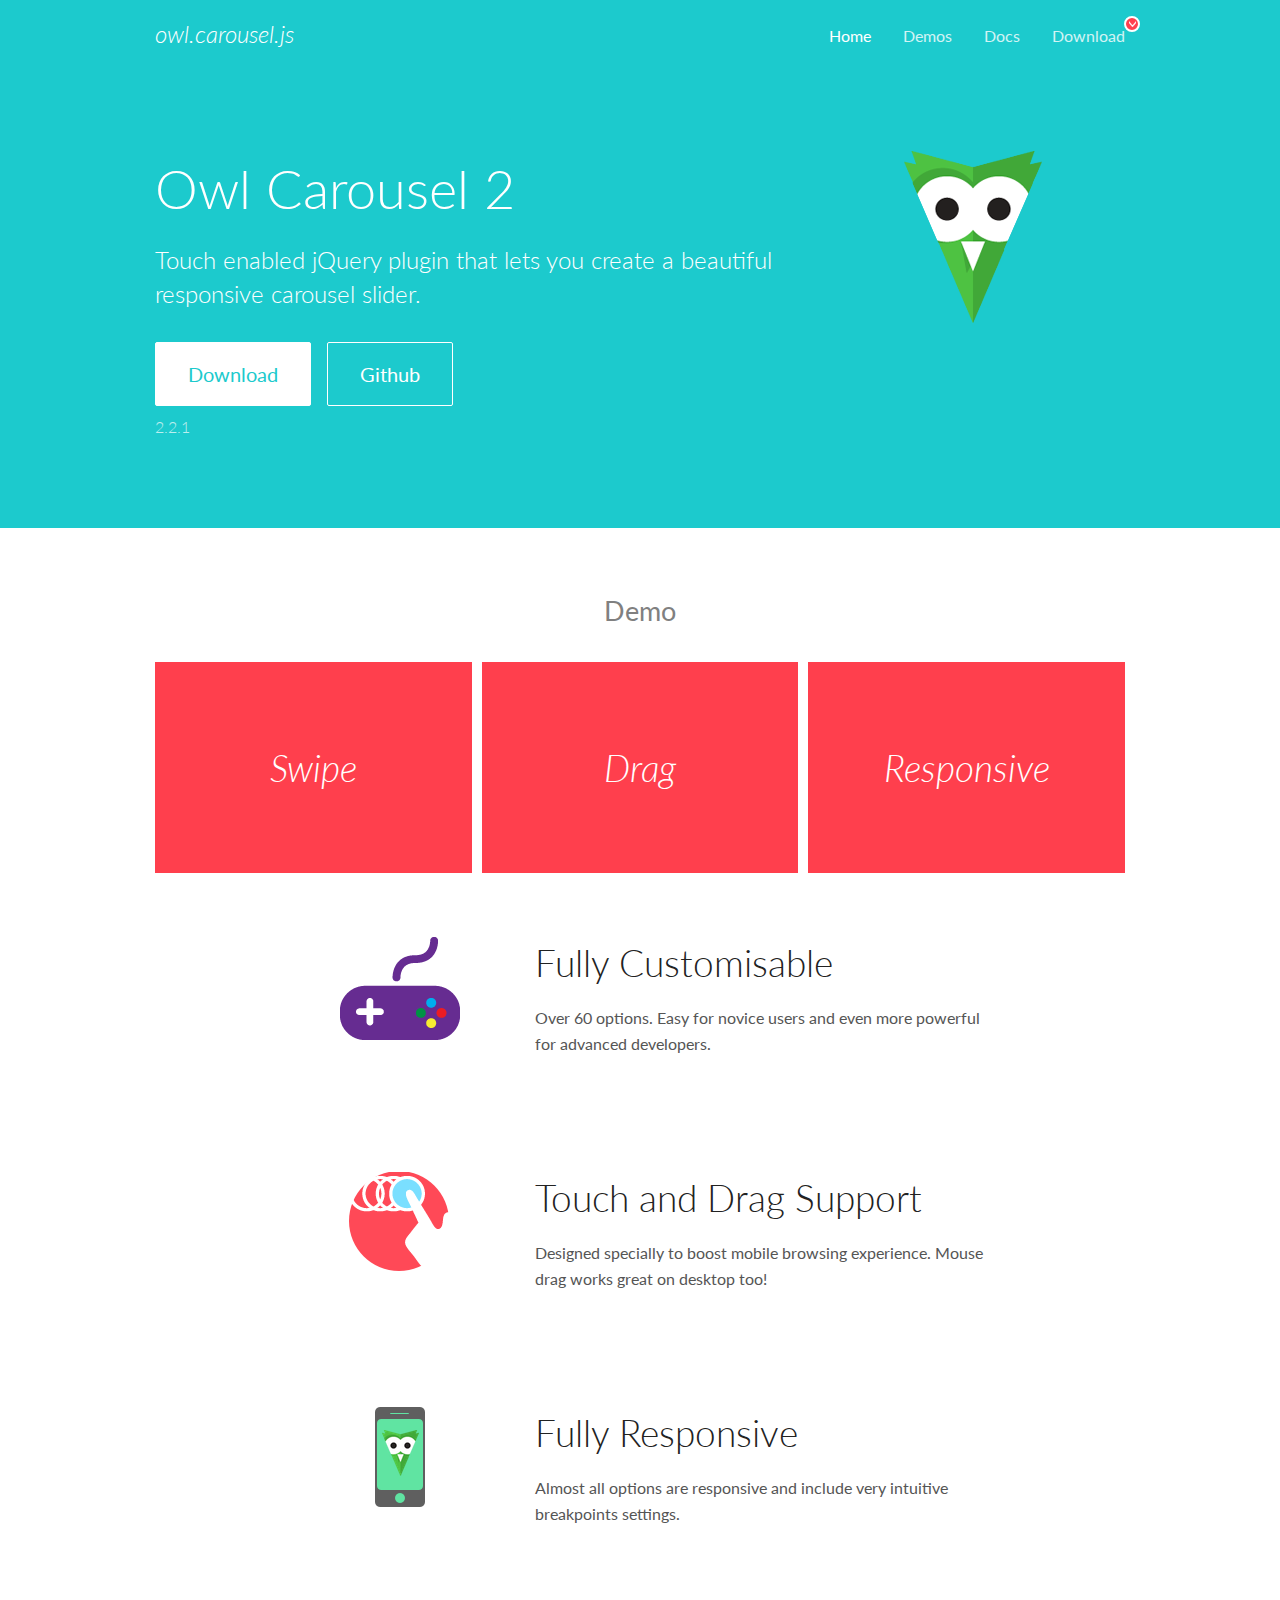
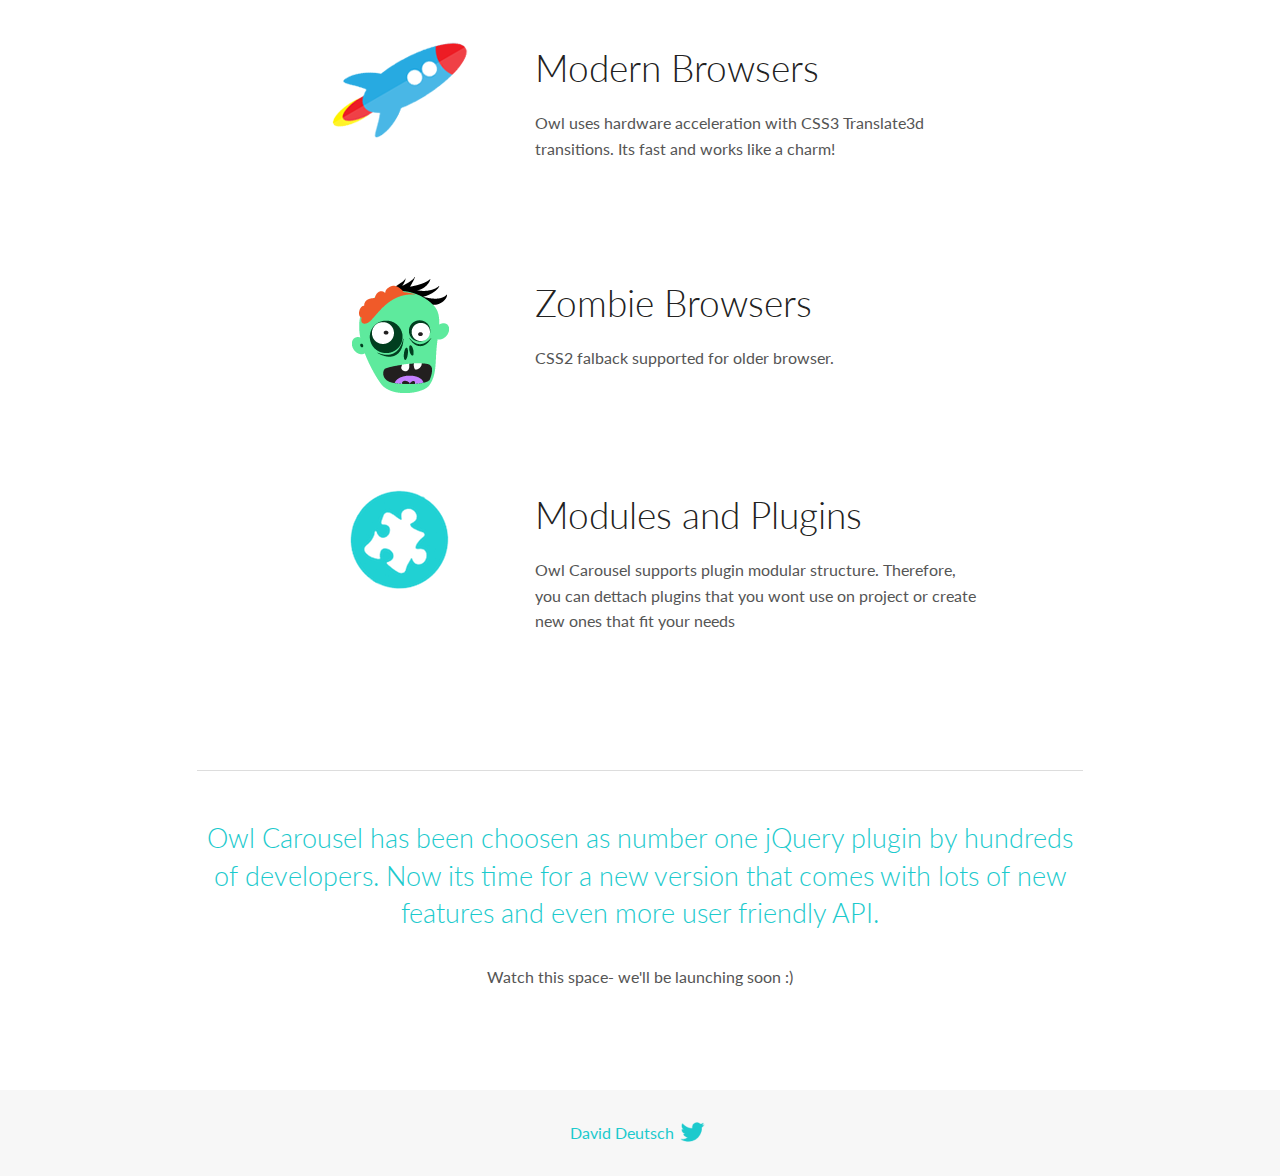
<file: html/bower_components/owl.carousel/docs/index.html>
<!DOCTYPE html>
<html lang="en">
  <head>

    <!-- head -->
    <meta charset="utf-8">
    <meta name="msapplication-tap-highlight" content="no" />
    <meta name="viewport" content="width=device-width, initial-scale=1.0" />
    <meta name="description" content="Touch enabled jQuery plugin that lets you create beautiful responsive carousel slider.">
    <meta name="author" content="David Deutsch">
    <title>
      Home | Owl Carousel | 2.2.1
    </title>

    <!-- Stylesheets -->
    <link href='https://fonts.googleapis.com/css?family=Lato:300,400,700,400italic,300italic' rel='stylesheet' type='text/css'>
    <link rel="stylesheet" href="assets/css/docs.theme.min.css">

    <!-- Owl Stylesheets -->
    <link rel="stylesheet" href="assets/owlcarousel/assets/owl.carousel.min.css">
    <link rel="stylesheet" href="assets/owlcarousel/assets/owl.theme.default.min.css">

    <!-- HTML5 shim and Respond.js IE8 support of HTML5 elements and media queries -->

    <!--[if lt IE 9]>
      <script src="https://oss.maxcdn.com/libs/html5shiv/3.7.0/html5shiv.js"></script>
      <script src="https://oss.maxcdn.com/libs/respond.js/1.3.0/respond.min.js"></script>
    <![endif]-->

    <!-- Favicons -->
    <link rel="apple-touch-icon-precomposed" sizes="144x144" href="assets/ico/apple-touch-icon-144-precomposed.png">
    <link rel="shortcut icon" href="assets/ico/favicon.png">
    <link rel="shortcut icon" href="favicon.ico">

    <!-- Yeah i know js should not be in header. Its required for demos.-->

    <!-- javascript -->
    <script src="assets/vendors/jquery.min.js"></script>
    <script src="assets/owlcarousel/owl.carousel.js"></script>
  </head>
  <body>

    <!-- header -->
    <header class="header">
      <div class="row">
        <div class="large-12 columns">
          <div class="brand left">
            <h3>
              <a href="/OwlCarousel2/">owl.carousel.js</a> 
            </h3>
          </div>
          <a id="toggle-nav" class="right">
            <span></span> <span></span> <span></span> 
          </a> 
          <div class="nav-bar">
            <ul class="clearfix">
              <li class="active">
                <a href="/OwlCarousel2/index.html">Home</a> 
              </li>
              <li> <a href="/OwlCarousel2/demos/demos.html">Demos</a>  </li>
              <li> <a href="/OwlCarousel2/docs/started-welcome.html">Docs</a>  </li>
              <li>
                <a href="https://github.com/OwlCarousel2/OwlCarousel2/archive/2.2.1.zip">Download</a> 
                <span class="download"></span> 
              </li>
            </ul>
          </div>
        </div>
      </div>
    </header>

    <!-- home panel -->
    <section id="hero">
      <div class="row">
        <div class="large-8 medium-8 columns">
          <h1>Owl Carousel 2</h1>
          <h4>Touch enabled jQuery plugin that lets you create a beautiful responsive carousel slider.</h4>
          <a href="https://github.com/OwlCarousel2/OwlCarousel2/archive/2.2.1.zip" class="hero-button">Download</a> 
          <a href="https://github.com/OwlCarousel2/OwlCarousel2" class="hero-button outline">Github</a> 
          <p>2.2.1</p>
        </div>
        <div class="large-4 medium-4 columns">
          <img class="owl-logo" src="assets/img/owl-logo.png" alt="mr. Owl">
        </div>
      </div>
    </section>

    <!-- body -->
    <div class="home-demo">
      <div class="row">
        <div class="large-12 columns">
          <h3>Demo</h3>
          <div class="owl-carousel">
            <div class="item">
              <h2>Swipe</h2>
            </div>
            <div class="item">
              <h2>Drag</h2>
            </div>
            <div class="item">
              <h2>Responsive</h2>
            </div>
            <div class="item">
              <h2>CSS3</h2>
            </div>
            <div class="item">
              <h2>Fast</h2>
            </div>
            <div class="item">
              <h2>Easy</h2>
            </div>
            <div class="item">
              <h2>Free</h2>
            </div>
            <div class="item">
              <h2>Upgradable</h2>
            </div>
            <div class="item">
              <h2>Tons of options</h2>
            </div>
            <div class="item">
              <h2>Infinity</h2>
            </div>
            <div class="item">
              <h2>Auto Width</h2>
            </div>
          </div>
        </div>
      </div>
    </div>
    <script>
      var owl = $('.owl-carousel');
      owl.owlCarousel({
        margin: 10,
        loop: true,
        responsive: {
          0: {
            items: 1
          },
          600: {
            items: 2
          },
          1000: {
            items: 3
          }
        }
      })
    </script>

    <!-- features -->
    <div id="features">
      <div class="row">
        <div class="small-12 medium-9 small-centered columns">
          <section class="row feature">
            <div class="medium-4 small-12 columns">
              <img src="assets/img/feature-options.png" alt="">
            </div>
            <div class="medium-8 small-12 columns">
              <h2>Fully Customisable</h2>
              <p>Over 60 options. Easy for novice users and even more powerful for advanced developers.</p>
            </div>
          </section>
          <section class="row feature">
            <div class="medium-4 small-12 columns">
              <img src="assets/img/feature-drag.png" alt="">
            </div>
            <div class="medium-8 small-12 columns">
              <h2>Touch and Drag Support</h2>
              <p>Designed specially to boost mobile browsing experience. Mouse drag works great on desktop too!</p>
            </div>
          </section>
          <section class="row feature">
            <div class="medium-4 small-12 columns">
              <img src="assets/img/feature-responsive.png" alt="">
            </div>
            <div class="medium-8 small-12 columns">
              <h2>Fully Responsive</h2>
              <p>Almost all options are responsive and include very intuitive breakpoints settings.</p>
            </div>
          </section>
          <section class="row feature">
            <div class="medium-4 small-12 columns">
              <img src="assets/img/feature-modern.png" alt="">
            </div>
            <div class="medium-8 small-12 columns">
              <h2>Modern Browsers</h2>
              <p>Owl uses hardware acceleration with CSS3 Translate3d transitions. Its fast and works like a charm! </p>
            </div>
          </section>
          <section class="row feature">
            <div class="medium-4 small-12 columns">
              <img src="assets/img/feature-zombie.png" alt="">
            </div>
            <div class="medium-8 small-12 columns">
              <h2>Zombie Browsers</h2>
              <p>CSS2 falback supported for older browser.</p>
            </div>
          </section>
          <section class="row feature">
            <div class="medium-4 small-12 columns">
              <img src="assets/img/feature-module.png" alt="">
            </div>
            <div class="medium-8 small-12 columns">
              <h2>Modules and Plugins</h2>
              <p>Owl Carousel supports plugin modular structure. Therefore, you can dettach plugins that you wont use on project or create new ones that fit your needs</p>
            </div>
          </section>
        </div>
      </div>
    </div>

    <!-- footer -->
    <section id="teaser-text">
      <div class="row">
        <div class="small-12 medium-11 small-centered columns">
          <hr>
          <h3 id="owl-carousel-has-been-choosen-as-number-one-jquery-plugin-by-hundreds-of-developers-now-its-time-for-a-new-version-that-comes-with-lots-of-new-features-and-even-more-user-friendly-api-">Owl Carousel has been choosen as number one jQuery plugin by hundreds of developers. Now its time for a new version that comes with lots of new features and even more user friendly API.</h3>
          <p>Watch this space- we&#39;ll be launching soon :)</p>
        </div>
      </div>
    </section>

    <!-- footer -->
    <footer class="footer">
      <div class="row">
        <div class="large-12 columns">
          <h5>
            <a href="/OwlCarousel2/docs/support-contact.html">David Deutsch</a> 
            <a id="custom-tweet-button" href="https://twitter.com/share?url=https://github.com/OwlCarousel2/OwlCarousel2&text=Owl Carousel - This is so awesome! " target="_blank"></a> 
          </h5>
        </div>
      </div>
    </footer>

    <!-- vendors -->
    <script src="assets/vendors/highlight.js"></script>
    <script src="assets/js/app.js"></script>
  </body>
</html>
</file>
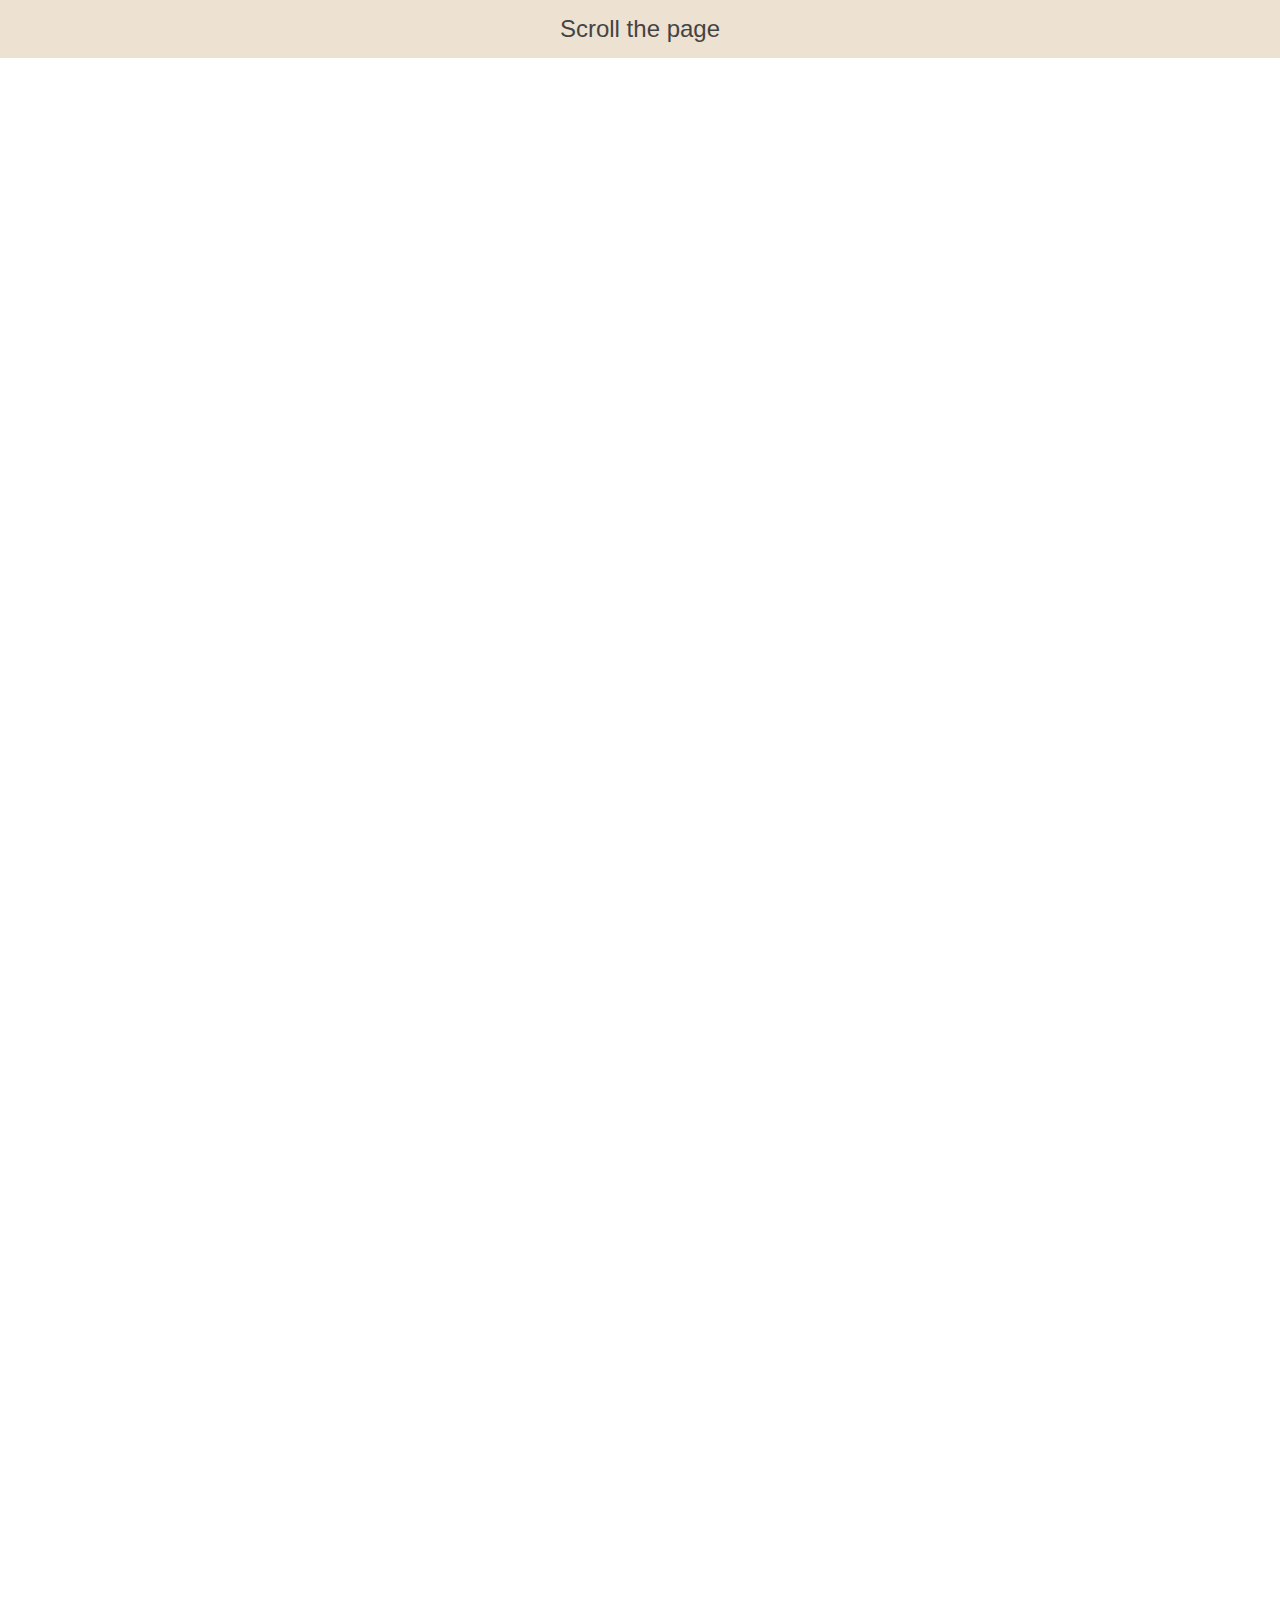
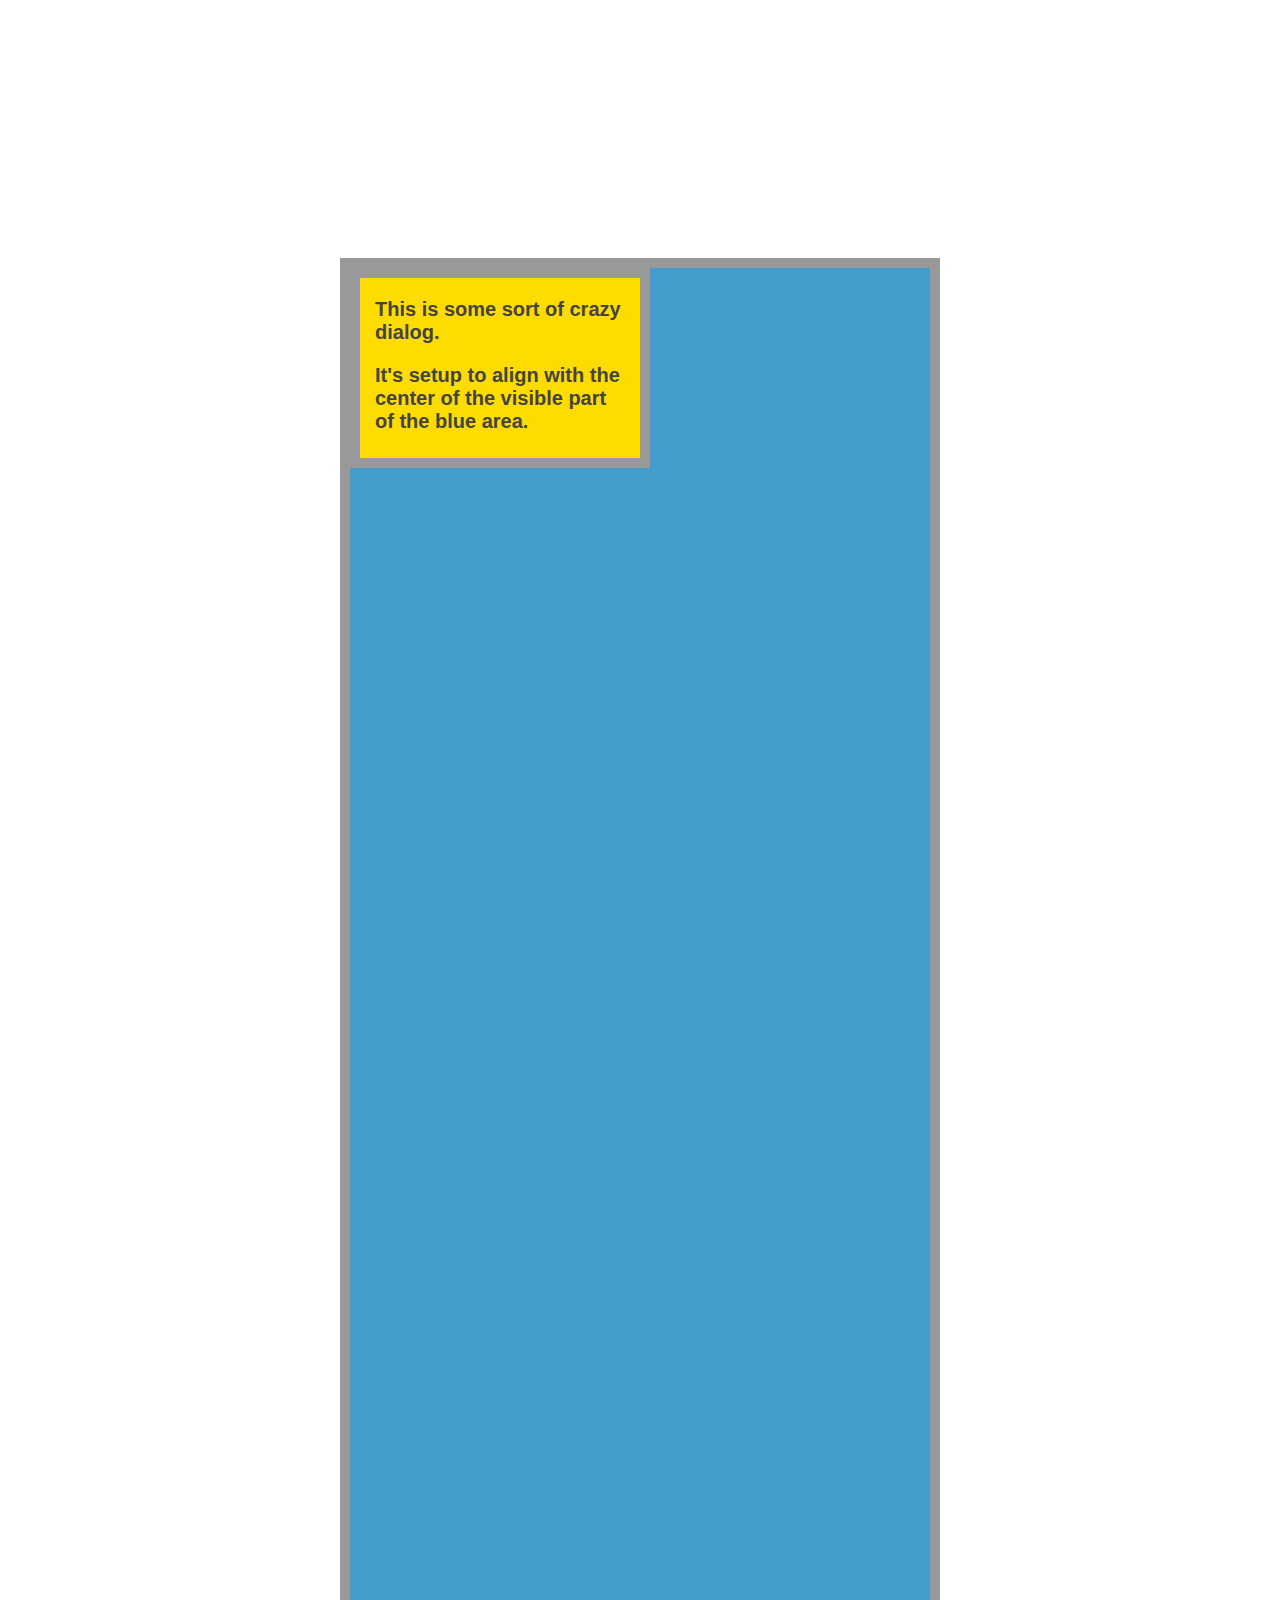
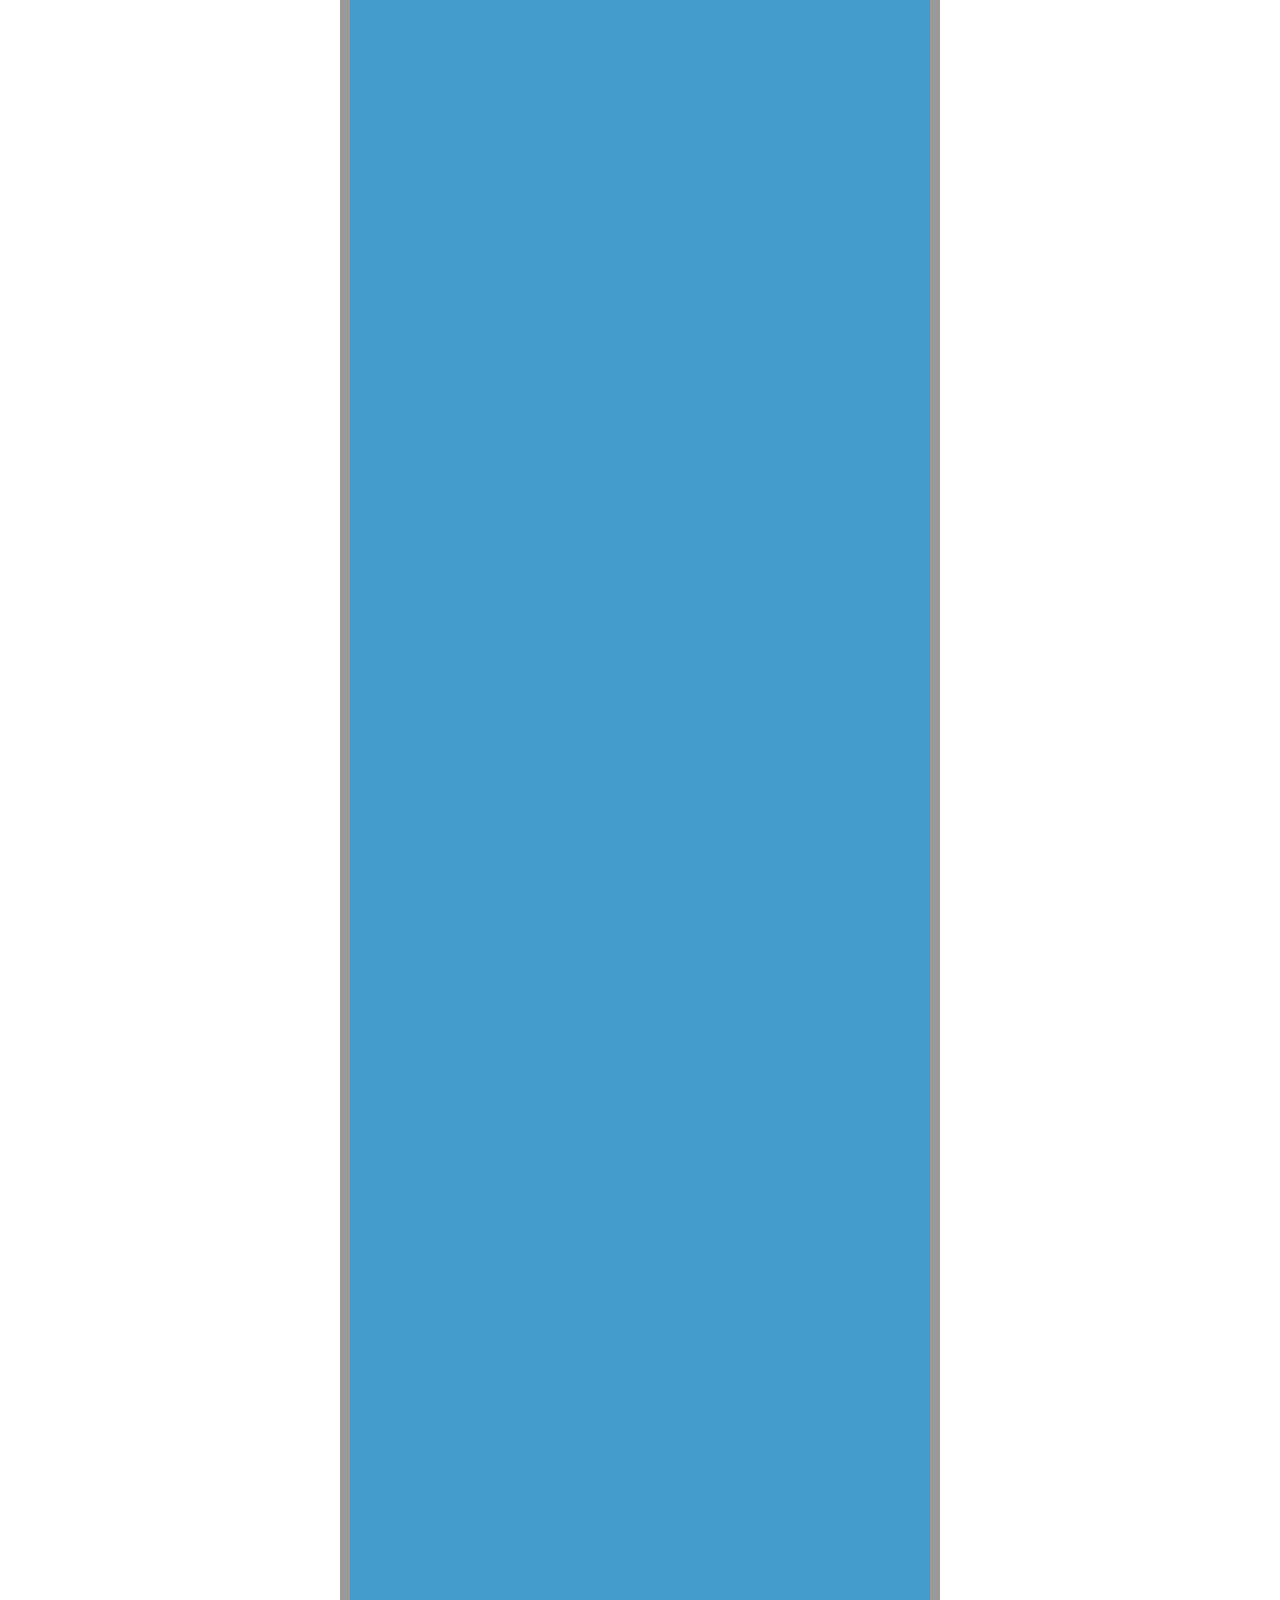
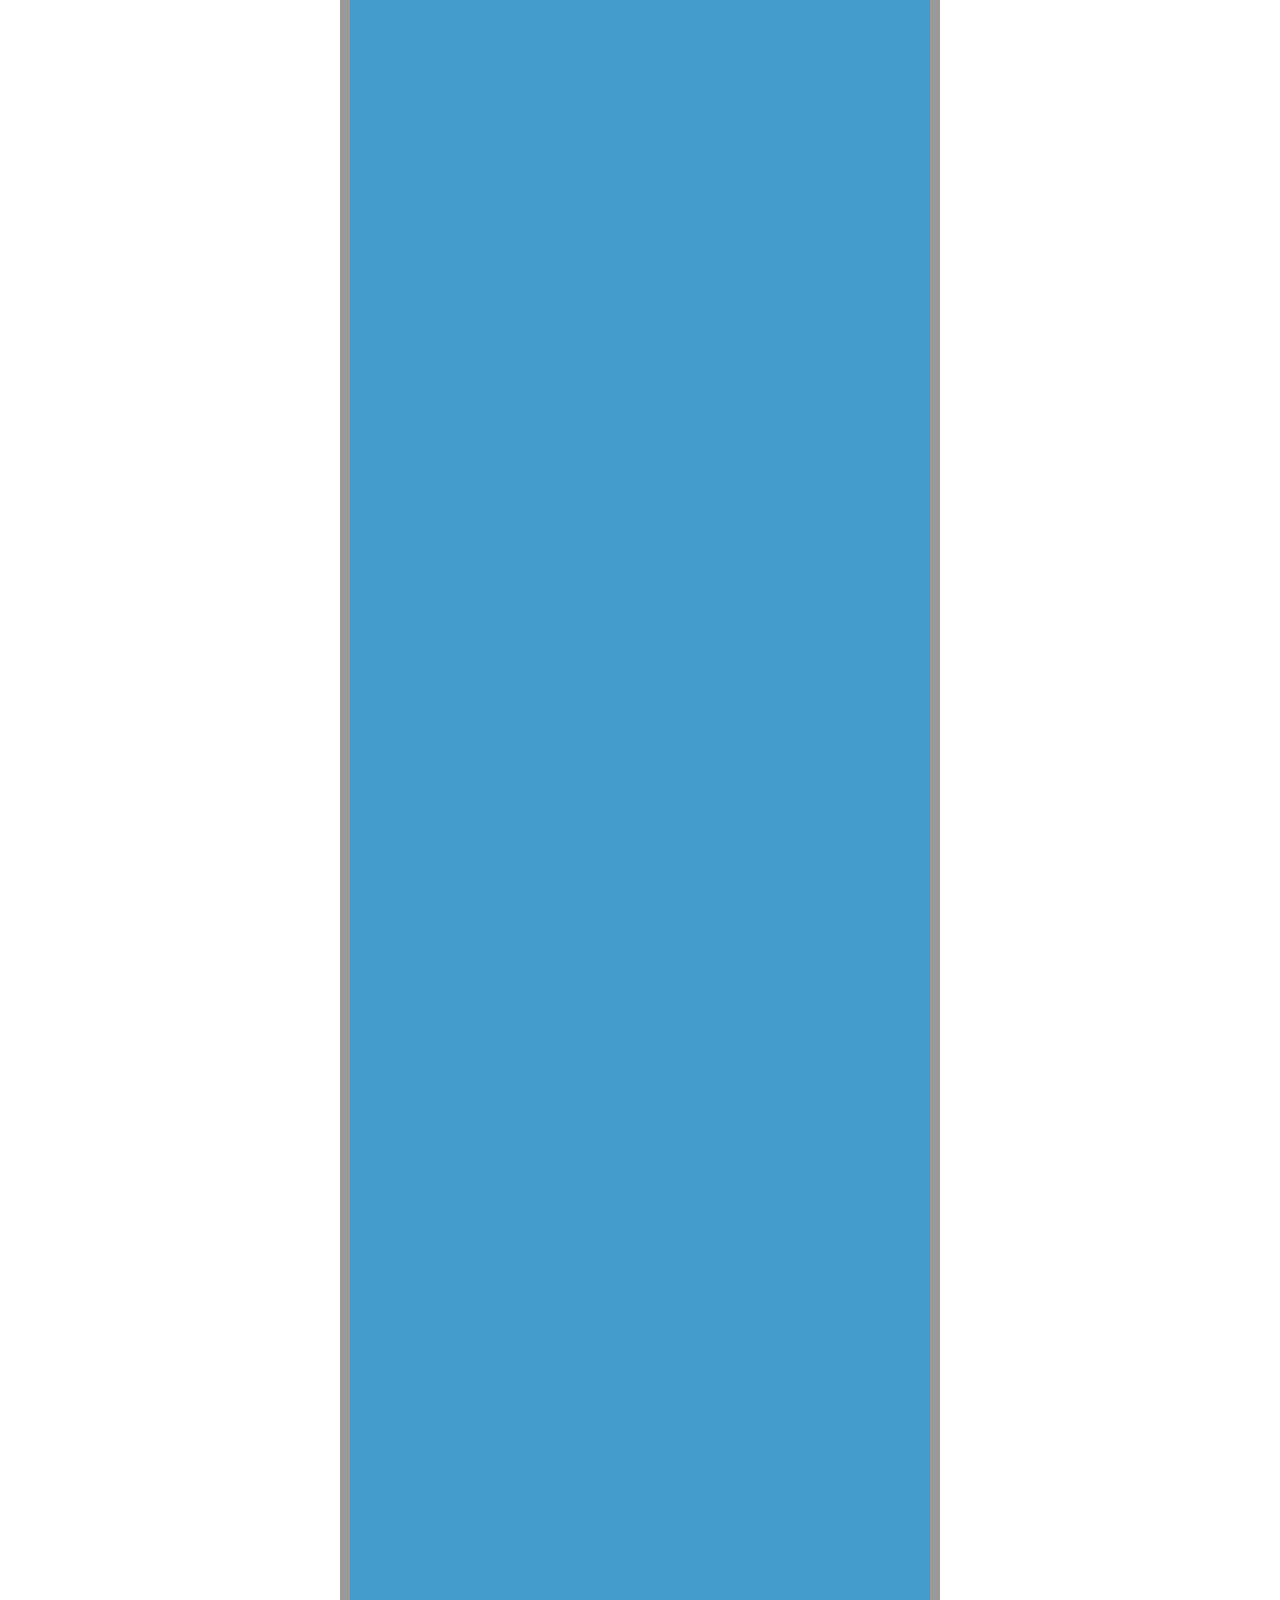
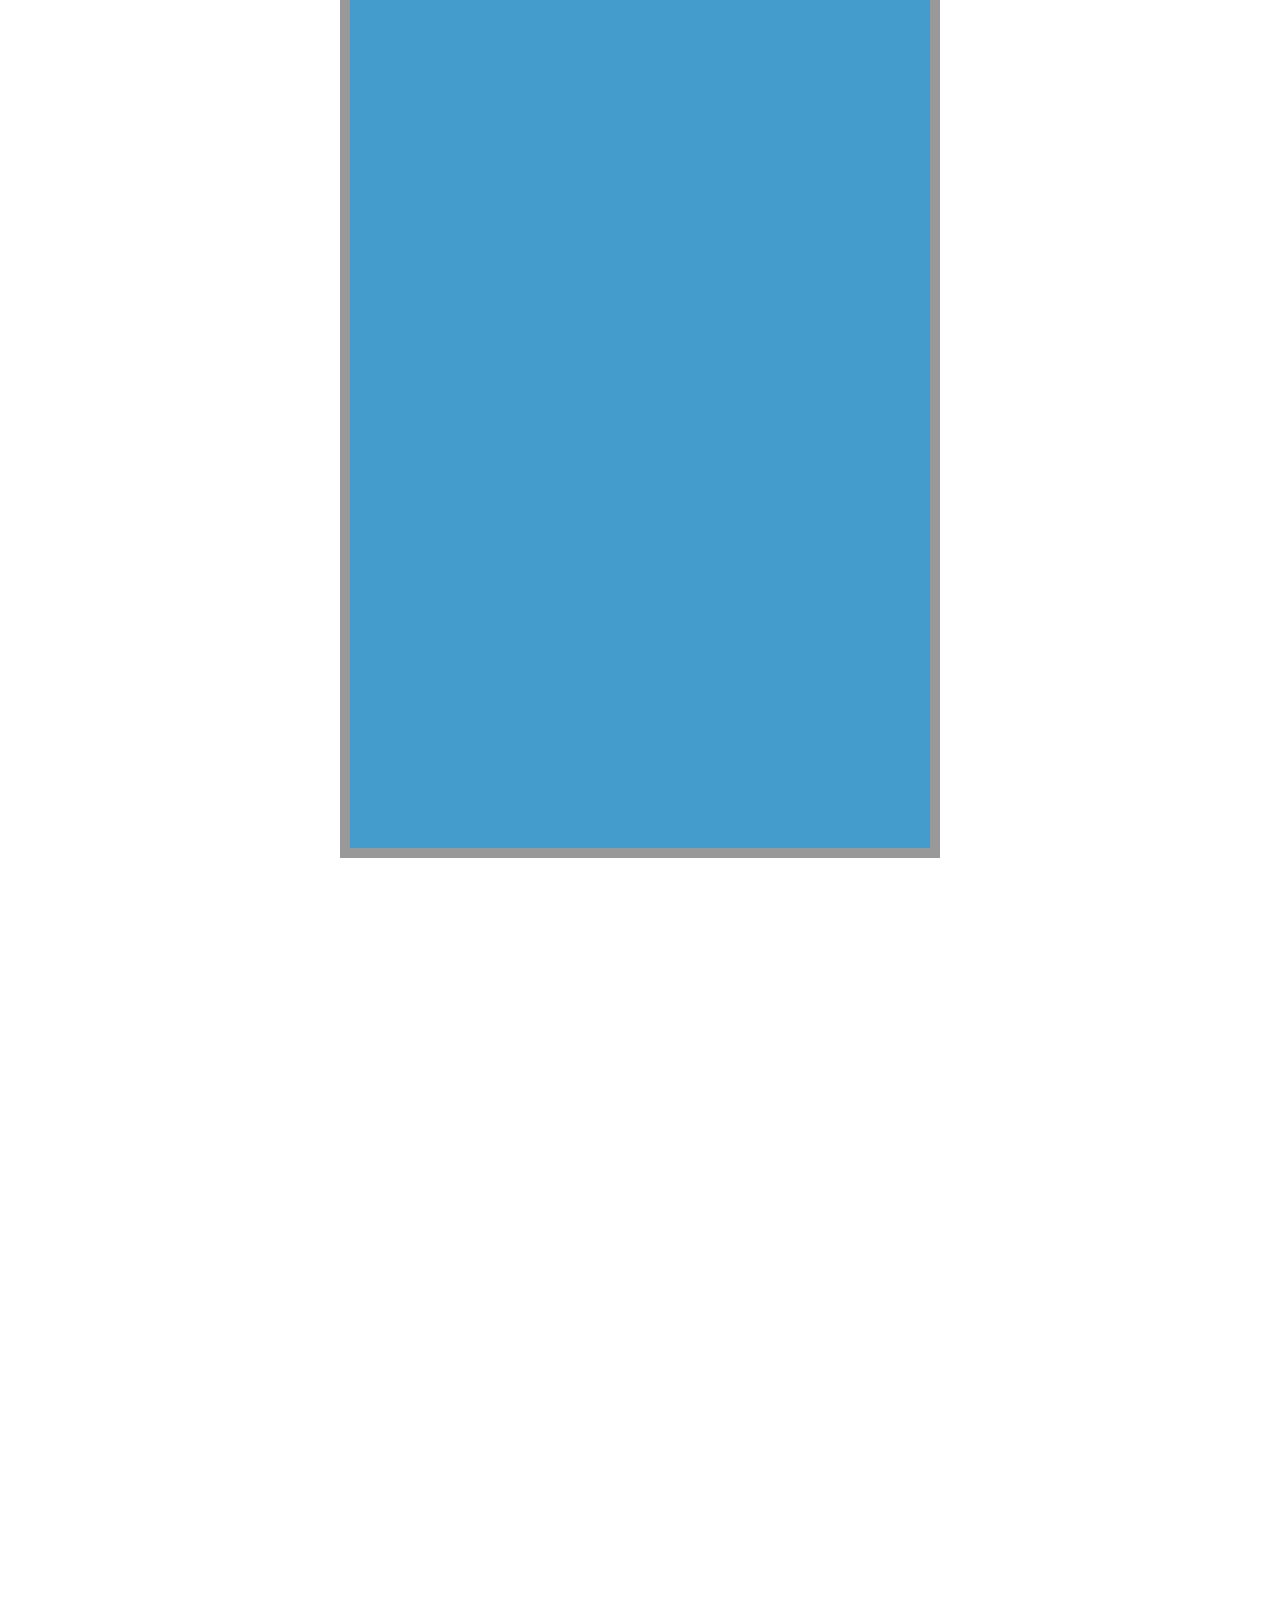
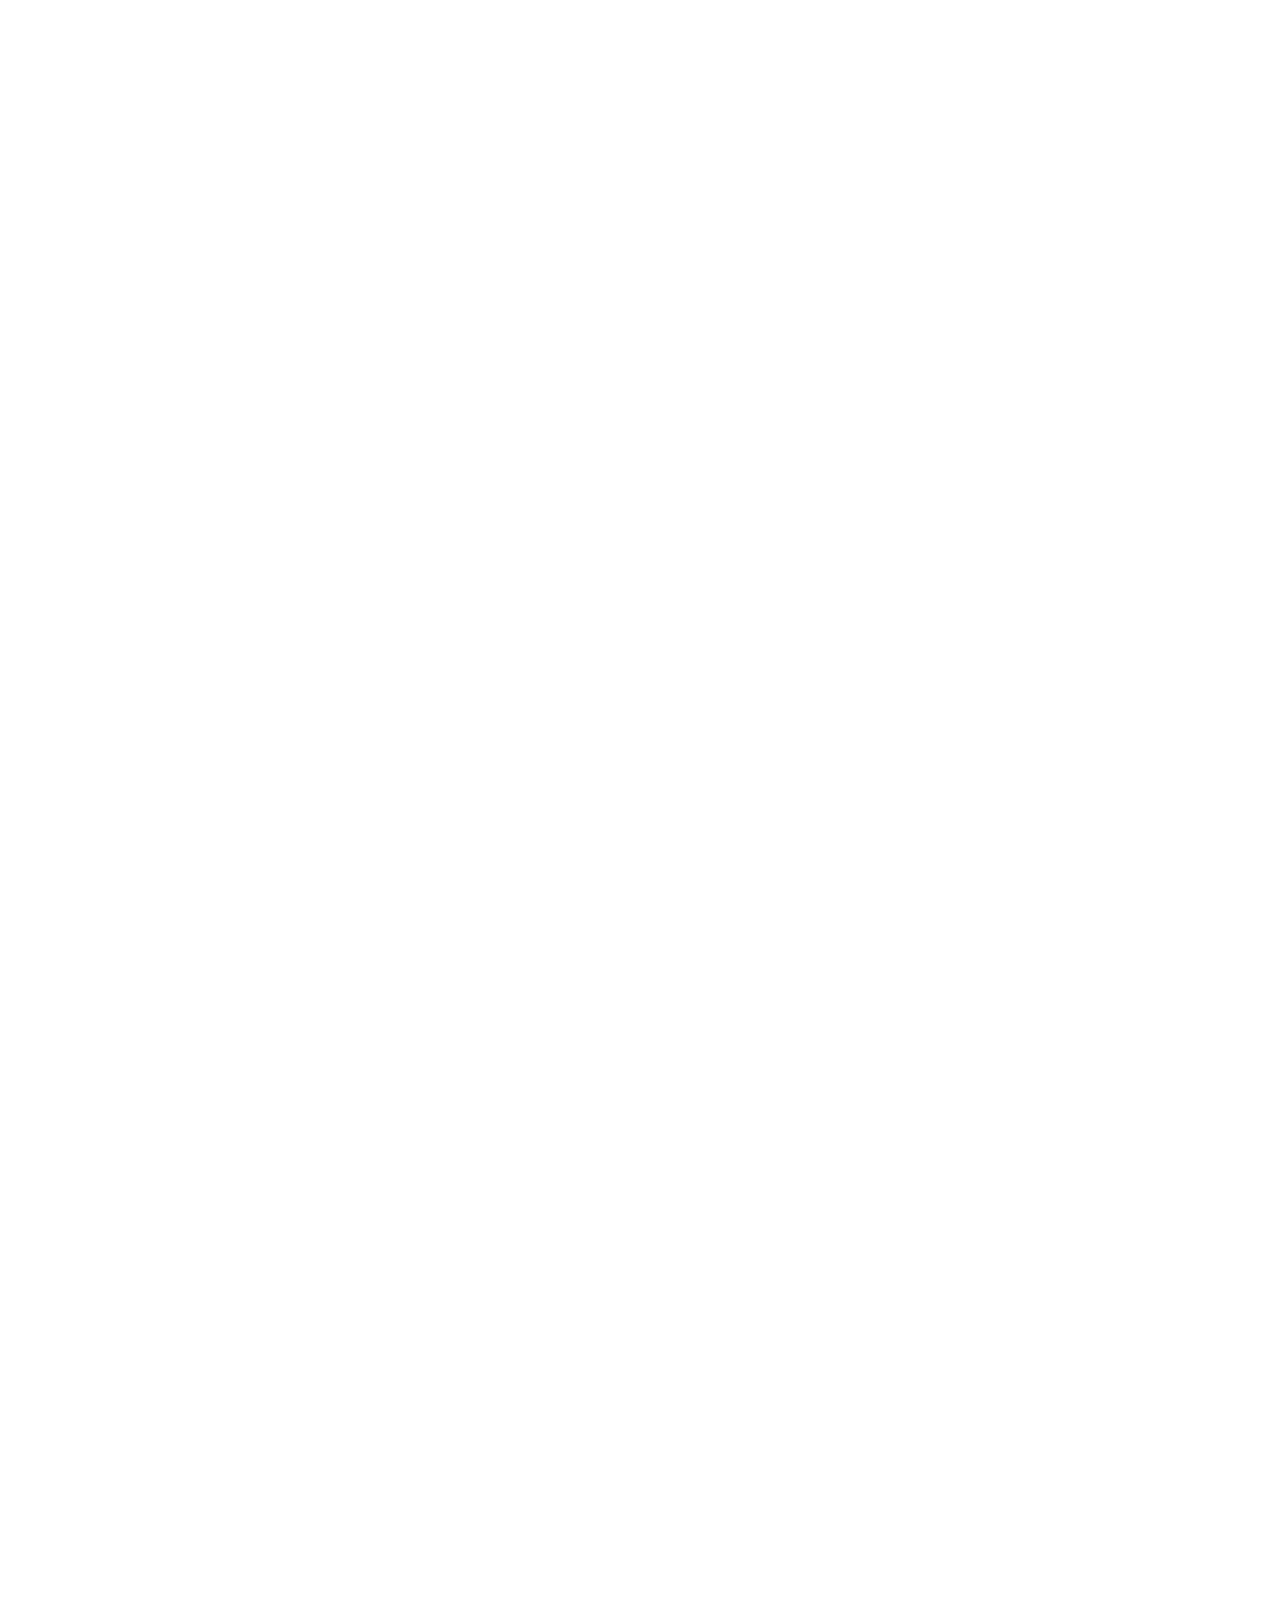
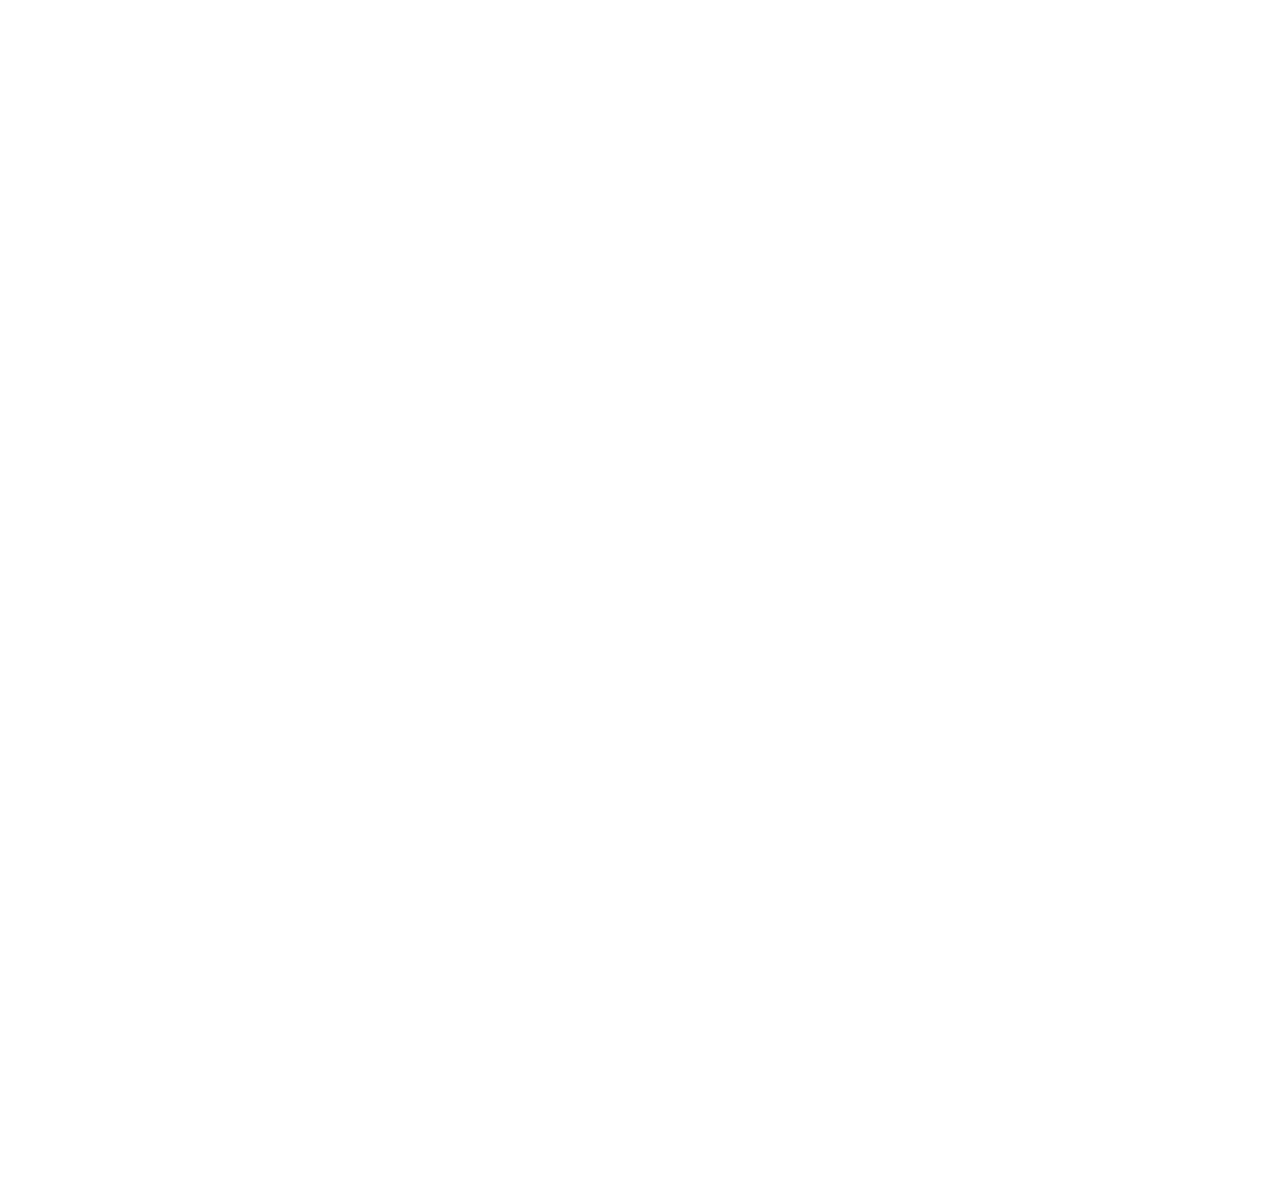
<file: html/bower_components/tether/examples/content-visible/index.html>
<!DOCTYPE html>
<html>
    <head>
        <link rel="stylesheet" href="../resources/css/base.css" />
    </head>
    <body>

    <div class="instructions">Scroll the page</div>

    <style>
      .instructions {
        width: 100%;
        text-align: center;
        font-size: 24px;
        padding: 15px;
        background-color: rgba(210, 180, 140, 0.4);
      }

      * {
        box-sizing: border-box;
      }
      body {
        min-height: 1200vh;
        height: 100%;
      }

      .content-box {
        width: 600px;
        border: 10px solid #999;
        height: 600vh;
        background-color: #439CCC;
        margin: 200vh auto;
      }
      .element {
        border: 10px solid #999;
        background-color: #FFDC00;
        width: 300px;
        height: 200px;
        padding: 0 15px;
        font-size: 20px;
        font-weight: bold;
      }
    </style>

    <div class="content-box">
      <div class="element">
        <p>This is some sort of crazy dialog.</p>

        <p>It's setup to align with the center of the visible part of the blue area.</p>
      </div>
    </div>

    <script src="//github.hubspot.com/tether/dist/js/tether.js"></script>
    <script>
      new Tether({
        element: '.element',
        target: '.content-box',
        attachment: 'middle center',
        targetAttachment: 'middle center',
        targetModifier: 'visible'
      });
    </script>
  </body>
</html>
</file>
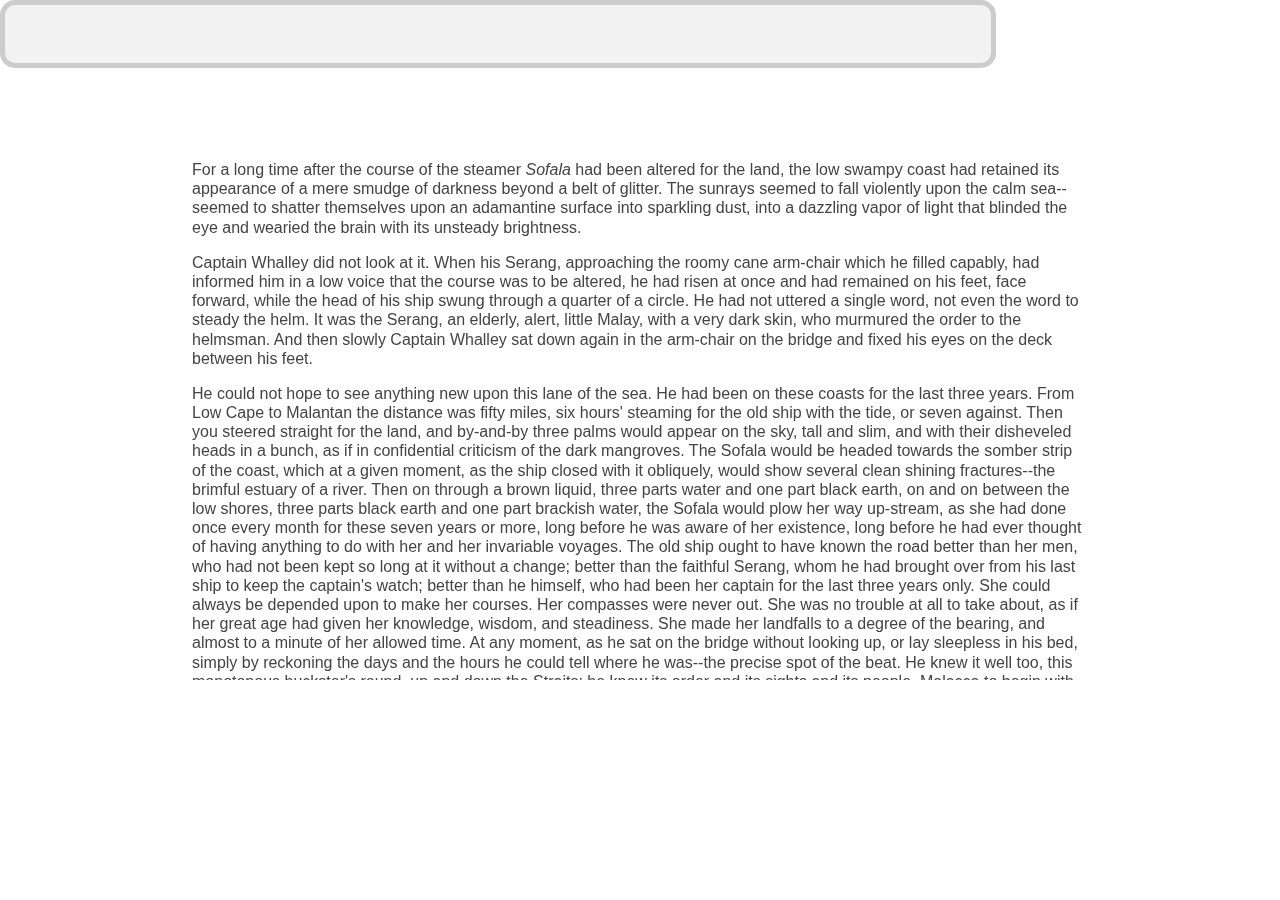
<file: html/bower_components/tether/examples/element-scroll/index.html>
<!DOCTYPE html>
<html>
    <head>
      <link rel="stylesheet" href="../resources/css/base.css" />
    </head>
    <body>

    <div class="scroll">
      <p>For a long time after the course of the steamer <em>Sofala</em> had been
      altered for the land, the low swampy coast had retained its appearance
      of a mere smudge of darkness beyond a belt of glitter. The sunrays
      seemed to fall violently upon the calm sea--seemed to shatter themselves
      upon an adamantine surface into sparkling dust, into a dazzling vapor
      of light that blinded the eye and wearied the brain with its unsteady
      brightness.</p>

      <p>Captain Whalley did not look at it. When his Serang, approaching the
      roomy cane arm-chair which he filled capably, had informed him in a low
      voice that the course was to be altered, he had risen at once and had
      remained on his feet, face forward, while the head of his ship swung
      through a quarter of a circle. He had not uttered a single word, not
      even the word to steady the helm. It was the Serang, an elderly, alert,
      little Malay, with a very dark skin, who murmured the order to the
      helmsman. And then slowly Captain Whalley sat down again in the
      arm-chair on the bridge and fixed his eyes on the deck between his feet.</p>

      <p>He could not hope to see anything new upon this lane of the sea. He had
      been on these coasts for the last three years. From Low Cape to Malantan
      the distance was fifty miles, six hours' steaming for the old ship with
      the tide, or seven against. Then you steered straight for the land, and
      by-and-by three palms would appear on the sky, tall and slim, and with
      their disheveled heads in a bunch, as if in confidential criticism of
      the dark mangroves. The Sofala would be headed towards the somber
      strip of the coast, which at a given moment, as the ship closed with
      it obliquely, would show several clean shining fractures--the brimful
      estuary of a river. Then on through a brown liquid, three parts water
      and one part black earth, on and on between the low shores, three parts
      black earth and one part brackish water, the Sofala would plow her way
      up-stream, as she had done once every month for these seven years or
      more, long before he was aware of her existence, long before he had ever
      thought of having anything to do with her and her invariable voyages.
      The old ship ought to have known the road better than her men, who had
      not been kept so long at it without a change; better than the faithful
      Serang, whom he had brought over from his last ship to keep the
      captain's watch; better than he himself, who had been her captain for
      the last three years only. She could always be depended upon to make her
      courses. Her compasses were never out. She was no trouble at all to
      take about, as if her great age had given her knowledge, wisdom, and
      steadiness. She made her landfalls to a degree of the bearing, and
      almost to a minute of her allowed time. At any moment, as he sat on
      the bridge without looking up, or lay sleepless in his bed, simply by
      reckoning the days and the hours he could tell where he was--the precise
      spot of the beat. He knew it well too, this monotonous huckster's
      round, up and down the Straits; he knew its order and its sights and its
      people. Malacca to begin with, in at daylight and out at dusk, to cross
      over with a rigid phosphorescent wake this highway of the Far East.
      Darkness and gleams on the water, clear stars on a black sky, perhaps
      the lights of a home steamer keeping her unswerving course in the
      middle, or maybe the elusive shadow of a native craft with her mat sails
      flitting by silently--and the low land on the other side in sight
      at daylight. At noon the three palms of the next place of call, up a
      sluggish river. The only white man residing there was a retired young
      sailor, with whom he had become friendly in the course of many voyages.
      Sixty miles farther on there was another place of call, a deep bay with
      only a couple of houses on the beach. And so on, in and out, picking
      up coastwise cargo here and there, and finishing with a hundred miles'
      steady steaming through the maze of an archipelago of small islands up
      to a large native town at the end of the beat. There was a three days'
      rest for the old ship before he started her again in inverse order,
      seeing the same shores from another bearing, hearing the same voices
      in the same places, back again to the Sofala's port of registry on
      the great highway to the East, where he would take up a berth nearly
      opposite the big stone pile of the harbor office till it was time to
      start again on the old round of 1600 miles and thirty days. Not a very
      enterprising life, this, for Captain Whalley, Henry Whalley, otherwise
      Dare-devil Harry--Whalley of the Condor, a famous clipper in her day.
      No. Not a very enterprising life for a man who had served famous firms,
      who had sailed famous ships (more than one or two of them his own); who
      had made famous passages, had been the pioneer of new routes and new
      trades; who had steered across the unsurveyed tracts of the South Seas,
      and had seen the sun rise on uncharted islands. Fifty years at sea, and
      forty out in the East ("a pretty thorough apprenticeship," he used
      to remark smilingly), had made him honorably known to a generation of
      shipowners and merchants in all the ports from Bombay clear over to
      where the East merges into the West upon the coast of the two Americas.
      His fame remained writ, not very large but plain enough, on the
      Admiralty charts. Was there not somewhere between Australia and China a
      Whalley Island and a Condor Reef? On that dangerous coral formation the
      celebrated clipper had hung stranded for three days, her captain and
      crew throwing her cargo overboard with one hand and with the other, as
      it were, keeping off her a flotilla of savage war-canoes. At that time
      neither the island nor the reef had any official existence. Later the
      officers of her Majesty's steam vessel Fusilier, dispatched to make a
      survey of the route, recognized in the adoption of these two names the
      enterprise of the man and the solidity of the ship. Besides, as anyone
      who cares may see, the "General Directory," vol. ii. p. 410, begins the
      description of the "Malotu or Whalley Passage" with the words: "This
      advantageous route, first discovered in 1850 by Captain Whalley in the
      ship Condor," &amp;c., and ends by recommending it warmly to sailing vessels
      leaving the China ports for the south in the months from December to
      April inclusive.</p>

      <p>This was the clearest gain he had out of life. Nothing could rob him
      of this kind of fame. The piercing of the Isthmus of Suez, like the
      breaking of a dam, had let in upon the East a flood of new ships, new
      men, new methods of trade. It had changed the face of the Eastern seas
      and the very spirit of their life; so that his early experiences meant
      nothing whatever to the new generation of seamen.</p>

      <p>In those bygone days he had handled many thousands of pounds of his
      employers' money and of his own; he had attended faithfully, as by law
      a shipmaster is expected to do, to the conflicting interests of owners,
      charterers, and underwriters. He had never lost a ship or consented to
      a shady transaction; and he had lasted well, outlasting in the end the
      conditions that had gone to the making of his name. He had buried his
      wife (in the Gulf of Petchili), had married off his daughter to the man
      of her unlucky choice, and had lost more than an ample competence in the
      crash of the notorious Travancore and Deccan Banking Corporation, whose
      downfall had shaken the East like an earthquake. And he was sixty-five
      years old.</p>

      <p>His age sat lightly enough on him; and of his ruin he was not ashamed.
      He had not been alone to believe in the stability of the Banking
      Corporation. Men whose judgment in matters of finance was as expert as
      his seamanship had commended the prudence of his investments, and had
      themselves lost much money in the great failure. The only difference
      between him and them was that he had lost his all. And yet not his all.
      There had remained to him from his lost fortune a very pretty little
      bark, Fair Maid, which he had bought to occupy his leisure of a retired
      sailor--"to play with," as he expressed it himself.</p>

      <p>He had formally declared himself tired of the sea the year preceding his
      daughter's marriage. But after the young couple had gone to settle in
      Melbourne he found out that he could not make himself happy on shore. He
      was too much of a merchant sea-captain for mere yachting to satisfy him.
      He wanted the illusion of affairs; and his acquisition of the Fair
      Maid preserved the continuity of his life. He introduced her to his
      acquaintances in various ports as "my last command." When he grew too
      old to be trusted with a ship, he would lay her up and go ashore to be
      buried, leaving directions in his will to have the bark towed out and
      scuttled decently in deep water on the day of the funeral. His daughter
      would not grudge him the satisfaction of knowing that no stranger would
      handle his last command after him. With the fortune he was able to leave
      her, the value of a 500-ton bark was neither here nor there. All this
      would be said with a jocular twinkle in his eye: the vigorous old man
      had too much vitality for the sentimentalism of regret; and a little
      wistfully withal, because he was at home in life, taking a genuine
      pleasure in its feelings and its possessions; in the dignity of his
      reputation and his wealth, in his love for his daughter, and in his
      satisfaction with the ship--the plaything of his lonely leisure.</p>

      <p>He had the cabin arranged in accordance with his simple ideal of comfort
      at sea. A big bookcase (he was a great reader) occupied one side of his
      stateroom; the portrait of his late wife, a flat bituminous oil-painting
      representing the profile and one long black ringlet of a young woman,
      faced his bed-place. Three chronometers ticked him to sleep and greeted
      him on waking with the tiny competition of their beats. He rose at five
      every day. The officer of the morning watch, drinking his early cup
      of coffee aft by the wheel, would hear through the wide orifice of the
      copper ventilators all the splashings, blowings, and splutterings of
      his captain's toilet. These noises would be followed by a sustained
      deep murmur of the Lord's Prayer recited in a loud earnest voice. Five
      minutes afterwards the head and shoulders of Captain Whalley emerged
      out of the companion-hatchway. Invariably he paused for a while on the
      stairs, looking all round at the horizon; upwards at the trim of the
      sails; inhaling deep draughts of the fresh air. Only then he would step
      out on the poop, acknowledging the hand raised to the peak of the cap
      with a majestic and benign "Good morning to you." He walked the deck
      till eight scrupulously. Sometimes, not above twice a year, he had to
      use a thick cudgel-like stick on account of a stiffness in the hip--a
      slight touch of rheumatism, he supposed. Otherwise he knew nothing of
      the ills of the flesh. At the ringing of the breakfast bell he went
      below to feed his canaries, wind up the chronometers, and take the
      head of the table. From there he had before his eyes the big carbon
      photographs of his daughter, her husband, and two fat-legged babies
      --his grandchildren--set in black frames into the maplewood bulkheads
      of the cuddy. After breakfast he dusted the glass over these portraits
      himself with a cloth, and brushed the oil painting of his wife with a
      plumate kept suspended from a small brass hook by the side of the heavy
      gold frame. Then with the door of his stateroom shut, he would sit down
      on the couch under the portrait to read a chapter out of a thick pocket
      Bible--her Bible. But on some days he only sat there for half an hour
      with his finger between the leaves and the closed book resting on his
      knees. Perhaps he had remembered suddenly how fond of boat-sailing she
      used to be.</p>

      <p>She had been a real shipmate and a true woman too. It was like an
      article of faith with him that there never had been, and never could be,
      a brighter, cheerier home anywhere afloat or ashore than his home under
      the poop-deck of the Condor, with the big main cabin all white and gold,
      garlanded as if for a perpetual festival with an unfading wreath. She
      had decorated the center of every panel with a cluster of home flowers.
      It took her a twelvemonth to go round the cuddy with this labor of love.
      To him it had remained a marvel of painting, the highest achievement of
      taste and skill; and as to old Swinburne, his mate, every time he
      came down to his meals he stood transfixed with admiration before the
      progress of the work. You could almost smell these roses, he declared,
      sniffing the faint flavor of turpentine which at that time pervaded the
      saloon, and (as he confessed afterwards) made him somewhat less hearty
      than usual in tackling his food. But there was nothing of the sort to
      interfere with his enjoyment of her singing. "Mrs. Whalley is a regular
      out-and-out nightingale, sir," he would pronounce with a judicial air
      after listening profoundly over the skylight to the very end of the
      piece. In fine weather, in the second dog-watch, the two men could hear
      her trills and roulades going on to the accompaniment of the piano in
      the cabin. On the very day they got engaged he had written to London
      for the instrument; but they had been married for over a year before it
      reached them, coming out round the Cape. The big case made part of the
      first direct general cargo landed in Hong-kong harbor--an event that to
      the men who walked the busy quays of to-day seemed as hazily remote as
      the dark ages of history. But Captain Whalley could in a half hour of
      solitude live again all his life, with its romance, its idyl, and its
      sorrow. He had to close her eyes himself. She went away from under the
      ensign like a sailor's wife, a sailor herself at heart. He had read
      the service over her, out of her own prayer-book, without a break in his
      voice. When he raised his eyes he could see old Swinburne facing him
      with his cap pressed to his breast, and his rugged, weather-beaten,
      impassive face streaming with drops of water like a lump of chipped red
      granite in a shower. It was all very well for that old sea-dog to cry.
      He had to read on to the end; but after the splash he did not remember
      much of what happened for the next few days. An elderly sailor of the
      crew, deft at needlework, put together a mourning frock for the child
      out of one of her black skirts.</p>

      <p>He was not likely to forget; but you cannot dam up life like a sluggish
      stream. It will break out and flow over a man's troubles, it will close
      upon a sorrow like the sea upon a dead body, no matter how much love has
      gone to the bottom. And the world is not bad. People had been very
      kind to him; especially Mrs. Gardner, the wife of the senior partner
      in Gardner, Patteson, &amp; Co., the owners of the Condor. It was she who
      volunteered to look after the little one, and in due course took her to
      England (something of a journey in those days, even by the overland
      mail route) with her own girls to finish her education. It was ten years
      before he saw her again.</p>

      <p>As a little child she had never been frightened of bad weather; she
      would beg to be taken up on deck in the bosom of his oilskin coat to
      watch the big seas hurling themselves upon the Condor. The swirl and
      crash of the waves seemed to fill her small soul with a breathless
      delight. "A good boy spoiled," he used to say of her in joke. He had
      named her Ivy because of the sound of the word, and obscurely fascinated
      by a vague association of ideas. She had twined herself tightly round
      his heart, and he intended her to cling close to her father as to a
      tower of strength; forgetting, while she was little, that in the nature
      of things she would probably elect to cling to someone else. But
      he loved life well enough for even that event to give him a certain
      satisfaction, apart from his more intimate feeling of loss.</p>

      <p>After he had purchased the Fair Maid to occupy his loneliness, he
      hastened to accept a rather unprofitable freight to Australia simply for
      the opportunity of seeing his daughter in her own home. What made him
      dissatisfied there was not to see that she clung now to somebody else,
      but that the prop she had selected seemed on closer examination "a
      rather poor stick"--even in the matter of health. He disliked his
      son-in-law's studied civility perhaps more than his method of
      handling the sum of money he had given Ivy at her marriage. But of his
      apprehensions he said nothing. Only on the day of his departure, with
      the hall-door open already, holding her hands and looking steadily into
      her eyes, he had said, "You know, my dear, all I have is for you and the
      chicks. Mind you write to me openly." She had answered him by an almost
      imperceptible movement of her head. She resembled her mother in
      the color of her eyes, and in character--and also in this, that she
      understood him without many words.</p>

      <p>Sure enough she had to write; and some of these letters made Captain
      Whalley lift his white eye-brows. For the rest he considered he was
      reaping the true reward of his life by being thus able to produce on
      demand whatever was needed. He had not enjoyed himself so much in a
      way since his wife had died. Characteristically enough his son-in-law's
      punctuality in failure caused him at a distance to feel a sort of
      kindness towards the man. The fellow was so perpetually being jammed on
      a lee shore that to charge it all to his reckless navigation would be
      manifestly unfair. No, no! He knew well what that meant. It was bad
      luck. His own had been simply marvelous, but he had seen in his life too
      many good men--seamen and others--go under with the sheer weight of bad
      luck not to recognize the fatal signs. For all that, he was cogitating
      on the best way of tying up very strictly every penny he had to leave,
      when, with a preliminary rumble of rumors (whose first sound reached
      him in Shanghai as it happened), the shock of the big failure came;
      and, after passing through the phases of stupor, of incredulity, of
      indignation, he had to accept the fact that he had nothing to speak of
      to leave.</p>

      <p>Upon that, as if he had only waited for this catastrophe, the unlucky
      man, away there in Melbourne, gave up his unprofitable game, and sat
      down--in an invalid's bath-chair at that too. "He will never walk
      again," wrote the wife. For the first time in his life Captain Whalley
      was a bit staggered.</p>

      <p>The Fair Maid had to go to work in bitter earnest now. It was no longer
      a matter of preserving alive the memory of Dare-devil Harry Whalley in
      the Eastern Seas, or of keeping an old man in pocket-money and clothes,
      with, perhaps, a bill for a few hundred first-class cigars thrown in at
      the end of the year. He would have to buckle-to, and keep her going hard
      on a scant allowance of gilt for the ginger-bread scrolls at her stem
      and stern.</p>

      <p>This necessity opened his eyes to the fundamental changes of the world.
      Of his past only the familiar names remained, here and there, but
      the things and the men, as he had known them, were gone. The name of
      Gardner, Patteson, &amp; Co. was still displayed on the walls of warehouses
      by the waterside, on the brass plates and window-panes in the business
      quarters of more than one Eastern port, but there was no longer a
      Gardner or a Patteson in the firm. There was no longer for Captain
      Whalley an arm-chair and a welcome in the private office, with a bit of
      business ready to be put in the way of an old friend, for the sake of
      bygone services. The husbands of the Gardner girls sat behind the desks
      in that room where, long after he had left the employ, he had kept his
      right of entrance in the old man's time. Their ships now had yellow
      funnels with black tops, and a time-table of appointed routes like a
      confounded service of tramways. The winds of December and June were all
      one to them; their captains (excellent young men he doubted not) were,
      to be sure, familiar with Whalley Island, because of late years the
      Government had established a white fixed light on the north end (with
      a red danger sector over the Condor Reef), but most of them would have
      been extremely surprised to hear that a flesh-and-blood Whalley still
      existed--an old man going about the world trying to pick up a cargo here
      and there for his little bark.</p>

      <p>And everywhere it was the same. Departed the men who would have nodded
      appreciatively at the mention of his name, and would have thought
      themselves bound in honor to do something for Dare-devil Harry Whalley.
      Departed the opportunities which he would have known how to seize; and
      gone with them the white-winged flock of clippers that lived in the
      boisterous uncertain life of the winds, skimming big fortunes out of
      the foam of the sea. In a world that pared down the profits to an
      irreducible minimum, in a world that was able to count its disengaged
      tonnage twice over every day, and in which lean charters were snapped up
      by cable three months in advance, there were no chances of fortune for
      an individual wandering haphazard with a little bark--hardly indeed any
      room to exist.</p>

      <p>He found it more difficult from year to year. He suffered greatly from
      the smallness of remittances he was able to send his daughter. Meantime
      he had given up good cigars, and even in the matter of inferior cheroots
      limited himself to six a day. He never told her of his difficulties, and
      she never enlarged upon her struggle to live. Their confidence in each
      other needed no explanations, and their perfect understanding endured
      without protestations of gratitude or regret. He would have been shocked
      if she had taken it into her head to thank him in so many words, but
      he found it perfectly natural that she should tell him she needed two
      hundred pounds.</p>

      <p>He had come in with the Fair Maid in ballast to look for a freight in
      the Sofala's port of registry, and her letter met him there. Its tenor
      was that it was no use mincing matters. Her only resource was in opening
      a boarding-house, for which the prospects, she judged, were good. Good
      enough, at any rate, to make her tell him frankly that with two hundred
      pounds she could make a start. He had torn the envelope open, hastily,
      on deck, where it was handed to him by the ship-chandler's runner, who
      had brought his mail at the moment of anchoring. For the second time
      in his life he was appalled, and remained stock-still at the cabin door
      with the paper trembling between his fingers. Open a boarding-house! Two
      hundred pounds for a start! The only resource! And he did not know where
      to lay his hands on two hundred pence.</p>

      <p>All that night Captain Whalley walked the poop of his anchored ship, as
      though he had been about to close with the land in thick weather, and
      uncertain of his position after a run of many gray days without a sight
      of sun, moon, or stars. The black night twinkled with the guiding lights
      of seamen and the steady straight lines of lights on shore; and all
      around the Fair Maid the riding lights of ships cast trembling trails
      upon the water of the roadstead. Captain Whalley saw not a gleam
      anywhere till the dawn broke and he found out that his clothing was
      soaked through with the heavy dew.</p>

      <p>His ship was awake. He stopped short, stroked his wet beard, and
      descended the poop ladder backwards, with tired feet. At the sight
      of him the chief officer, lounging about sleepily on the quarterdeck,
      remained open-mouthed in the middle of a great early-morning yawn.</p>

      <p>"Good morning to you," pronounced Captain Whalley solemnly, passing into
      the cabin. But he checked himself in the doorway, and without looking
      back, "By the bye," he said, "there should be an empty wooden case put
      away in the lazarette. It has not been broken up--has it?"</p>

      <p>The mate shut his mouth, and then asked as if dazed, "What empty case,
      sir?"</p>

      <p>"A big flat packing-case belonging to that painting in my room. Let it
      be taken up on deck and tell the carpenter to look it over. I may want
      to use it before long."</p>

      <p>The chief officer did not stir a limb till he had heard the door of the
      captain's state-room slam within the cuddy. Then he beckoned aft the
      second mate with his forefinger to tell him that there was something "in
      the wind."</p>

      <p>When the bell rang Captain Whalley's authoritative voice boomed out
      through a closed door, "Sit down and don't wait for me." And his
      impressed officers took their places, exchanging looks and whispers
      across the table. What! No breakfast? And after apparently knocking
      about all night on deck, too! Clearly, there was something in the wind.
      In the skylight above their heads, bowed earnestly over the plates,
      three wire cages rocked and rattled to the restless jumping of the
      hungry canaries; and they could detect the sounds of their "old
      man's" deliberate movements within his state-room. Captain Whalley was
      methodically winding up the chronometers, dusting the portrait of
      his late wife, getting a clean white shirt out of the drawers, making
      himself ready in his punctilious unhurried manner to go ashore. He could
      not have swallowed a single mouthful of food that morning. He had made
      up his mind to sell the Fair Maid.</p>
    </div>

    <div class="pointer"></div>

    <style>
      body {
        cursor: pointer;
      }
      .scroll {
        height: 80vh;
        width: 80vw;
        max-height: 600px;
        position: fixed;
        top: 5em;
        left: 10vw;

        overflow-y: scroll;
        padding: 4em;
        box-sizing: border-box;
        line-height: 1.2;
      }
      .scroll::-webkit-scrollbar, .scroll::-webkit-scrollbar-track, .scroll::-webkit-scrollbar-thumb {
        display: none;
      }

      .pointer {
        height: 3.6em;
        width: 77vw;
        border: 5px solid #CCC;
        border-radius: 15px;
        background-color: rgba(0, 0, 0, 0.05);
        pointer-events: none;
      }
      .highlight {
        background-color: rgba(255, 255, 0, 0.3);
      }
      .hover {
        background-color: rgba(0, 255, 255, 0.2);
      }
    </style>

    <script src="//github.hubspot.com/tether/dist/js/tether.js"></script>
    <script>
      var pointer = document.querySelector('.pointer');
      var scroll = document.querySelector('.scroll');

      // This creates the pointer tether and links it up
      // with the scroll handle
      new Tether({
        element: pointer,
        target: scroll,
        attachment: 'middle right',
        targetAttachment: 'middle left',
        targetModifier: 'scroll-handle'
      });

      // Everything after this is for the highlighting effect
      var paras = document.querySelectorAll('p');
      for(var i=paras.length; i--;){
        var sents = paras[i].innerHTML.split('.');
        for (var j=sents.length; j--;){
          if (sents[j].trim().length)
            sents[j] = '<span>' + sents[j] + '.</span>';
        }
        paras[i].innerHTML = sents.join('');
      }

      var spans = document.querySelectorAll('p span');

      function highlight(){
        if (!spans) return;

        var bar = pointer.getBoundingClientRect();

        for (var i=spans.length; i--;){
          var coord = spans[i].getBoundingClientRect();

          if (bar.top < coord.top && bar.bottom > coord.top){
            spans[i].classList.add('hover');
          } else if (spans[i].classList.contains('hover')) {
            spans[i].classList.remove('hover');
          }
        }

        requestAnimationFrame(highlight);
      }

      highlight();

      document.body.addEventListener('click', function(){
        var els = document.querySelectorAll('.hover');
        for (var i=els.length; i--;)
          els[i].classList.toggle('highlight');
      });
    </script>
  </body>
</html>
</file>
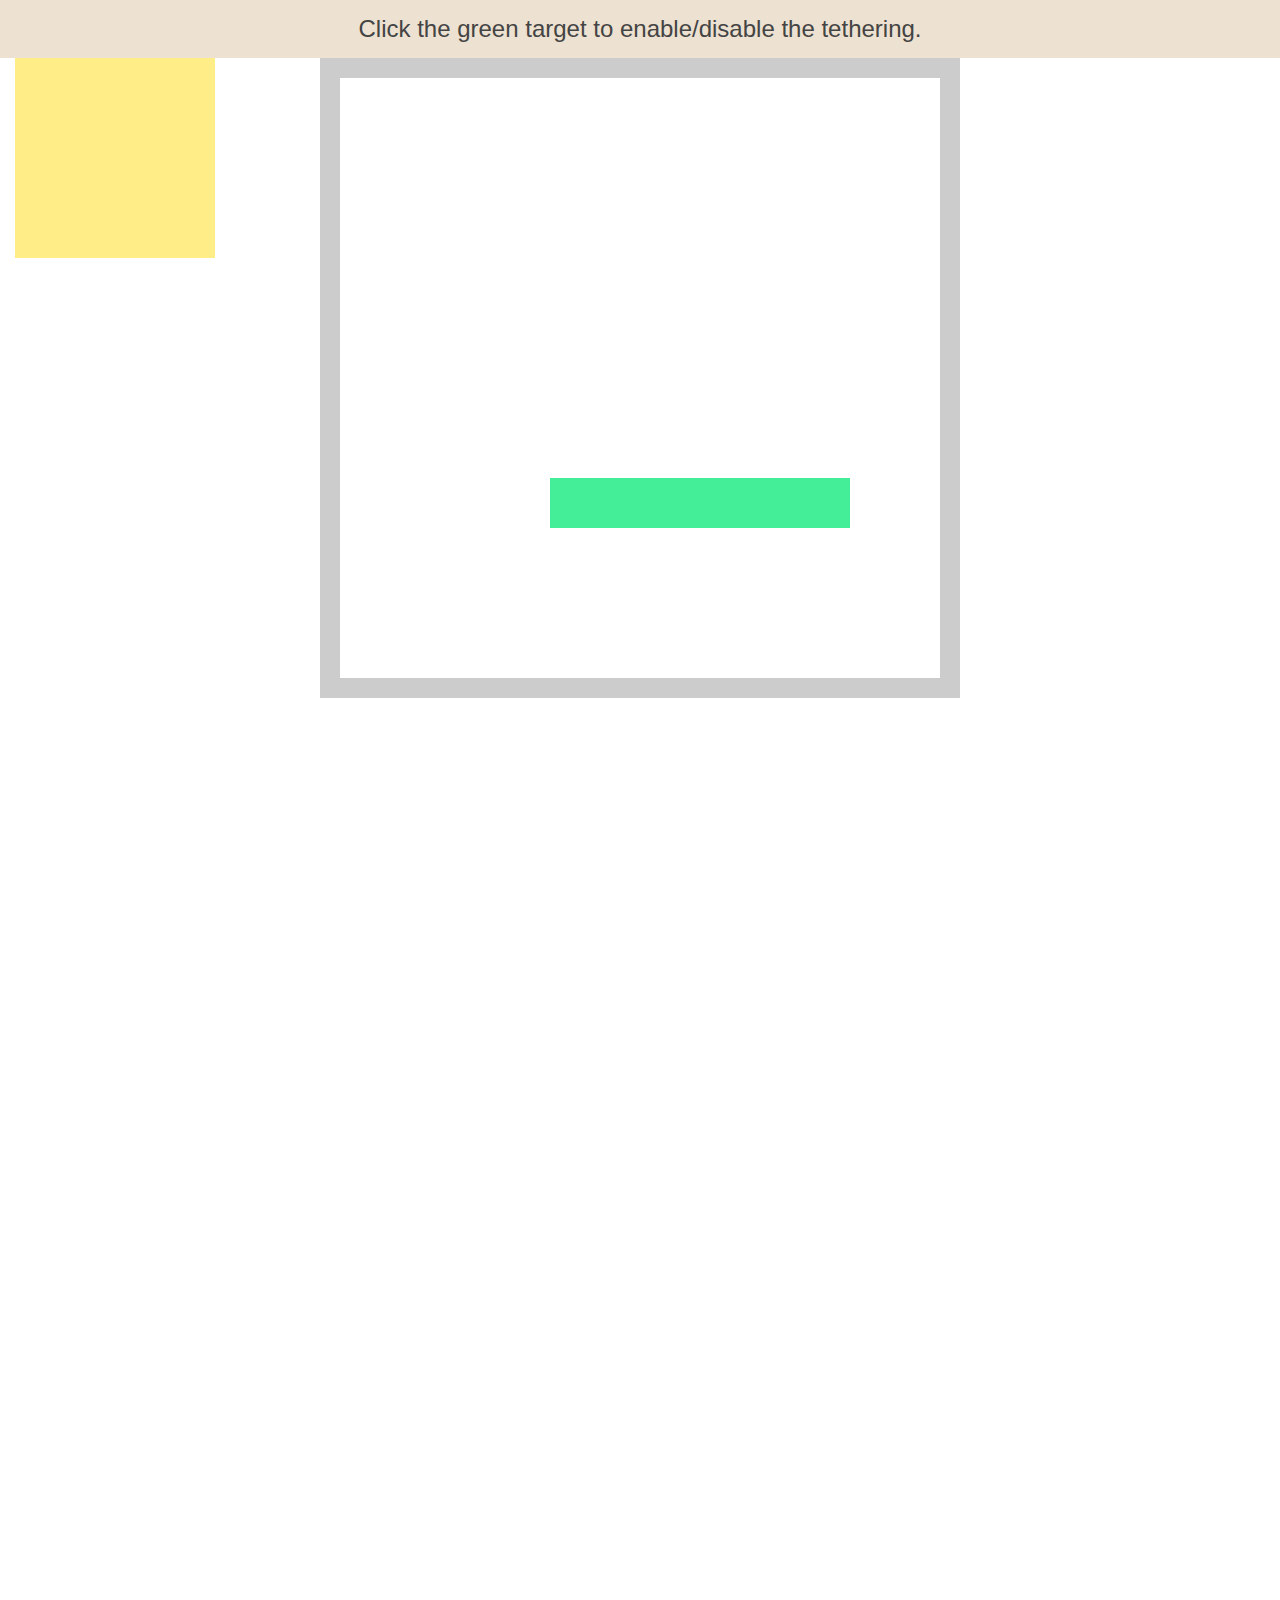
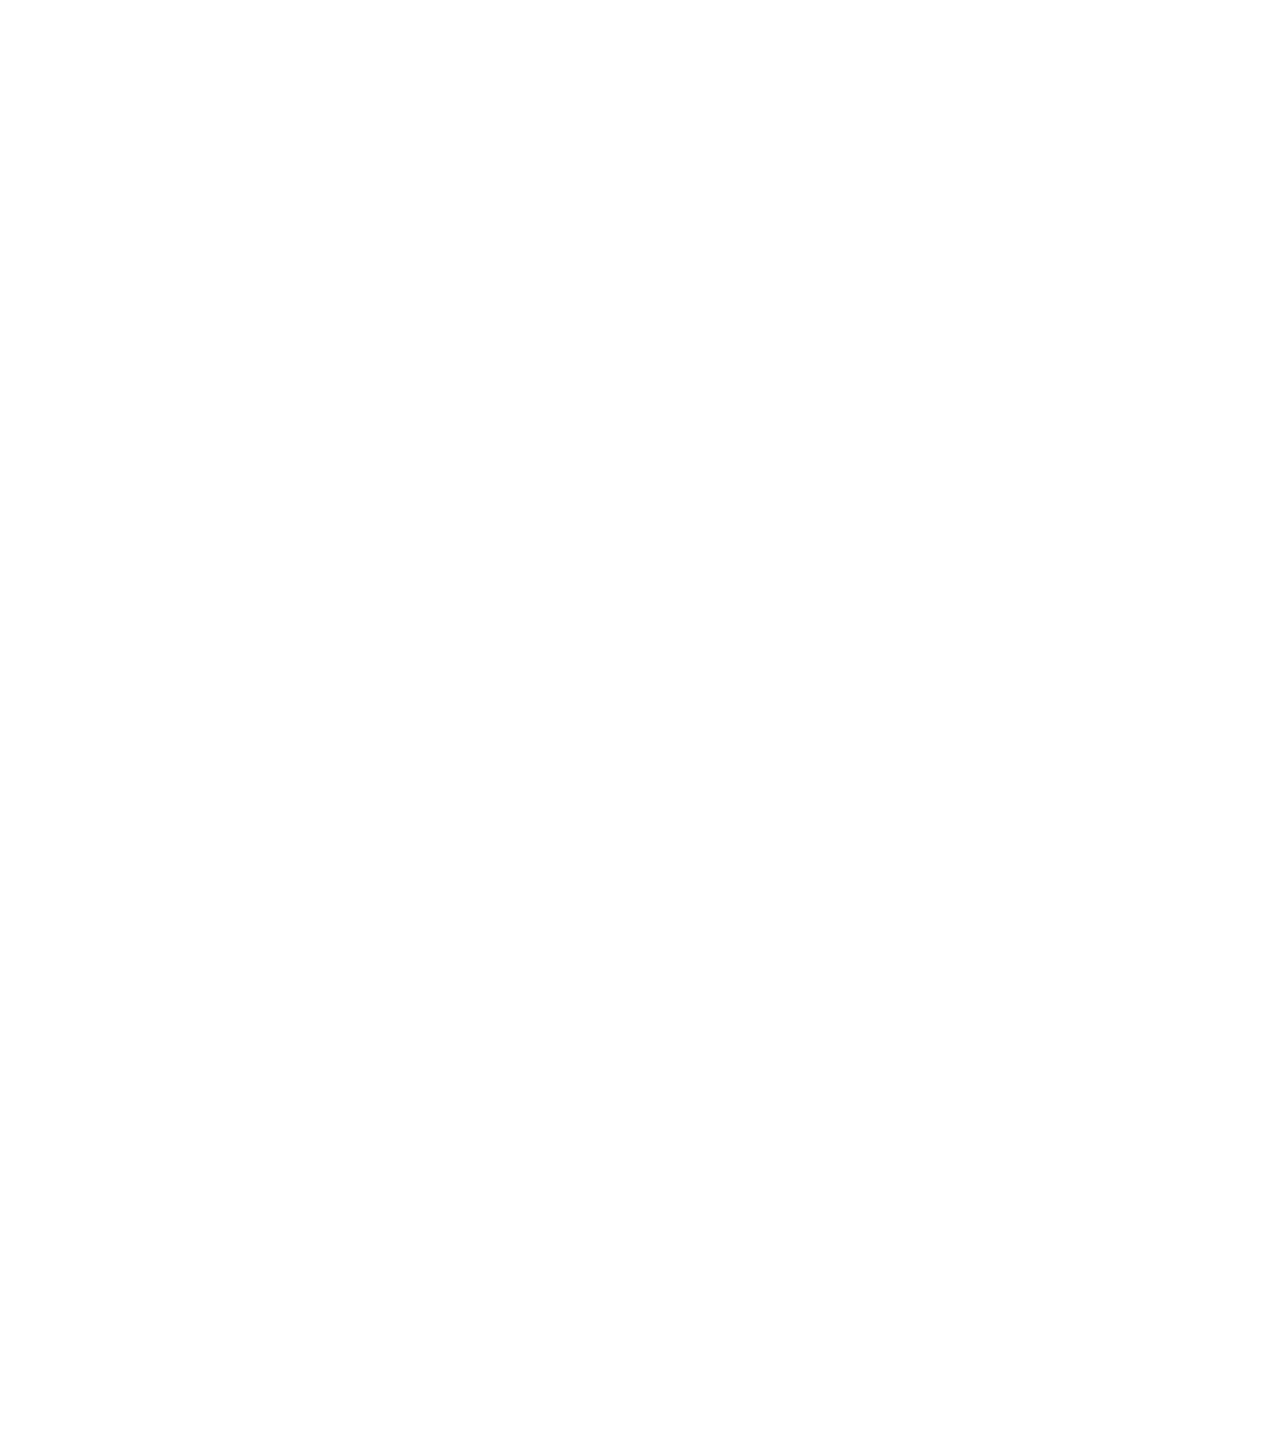
<file: html/bower_components/tether/examples/enable-disable/index.html>
<!DOCTYPE html>
<html>
    <head>
        <meta charset="utf-8">
        <meta http-equiv="X-UA-Compatible" content="chrome=1">
        <meta name="viewport" content="width=device-width, initial-scale=1, user-scalable=no">
        <link rel="stylesheet" href="../resources/css/base.css" />
        <link rel="stylesheet" href="../common/css/style.css" />
    </head>
    <body>
        <div class="instructions">Click the green target to enable/disable the tethering.</div>

        <div class="element"></div>
        <div class="container">
            <div class="pad"></div>
            <div class="target"></div>
            <div class="pad"></div>
        </div>

        <script src="//github.hubspot.com/tether/dist/js/tether.js"></script>
        <script>
            var tether = new Tether({
                element: '.element',
                target: '.target',
                attachment: 'top left',
                targetAttachment: 'top right'
            });

            document.querySelector('.target').addEventListener('click', function(){
                if (tether.enabled)
                    tether.disable();
                else
                    tether.enable();
            });
        </script>
    </body>
</html>
</file>
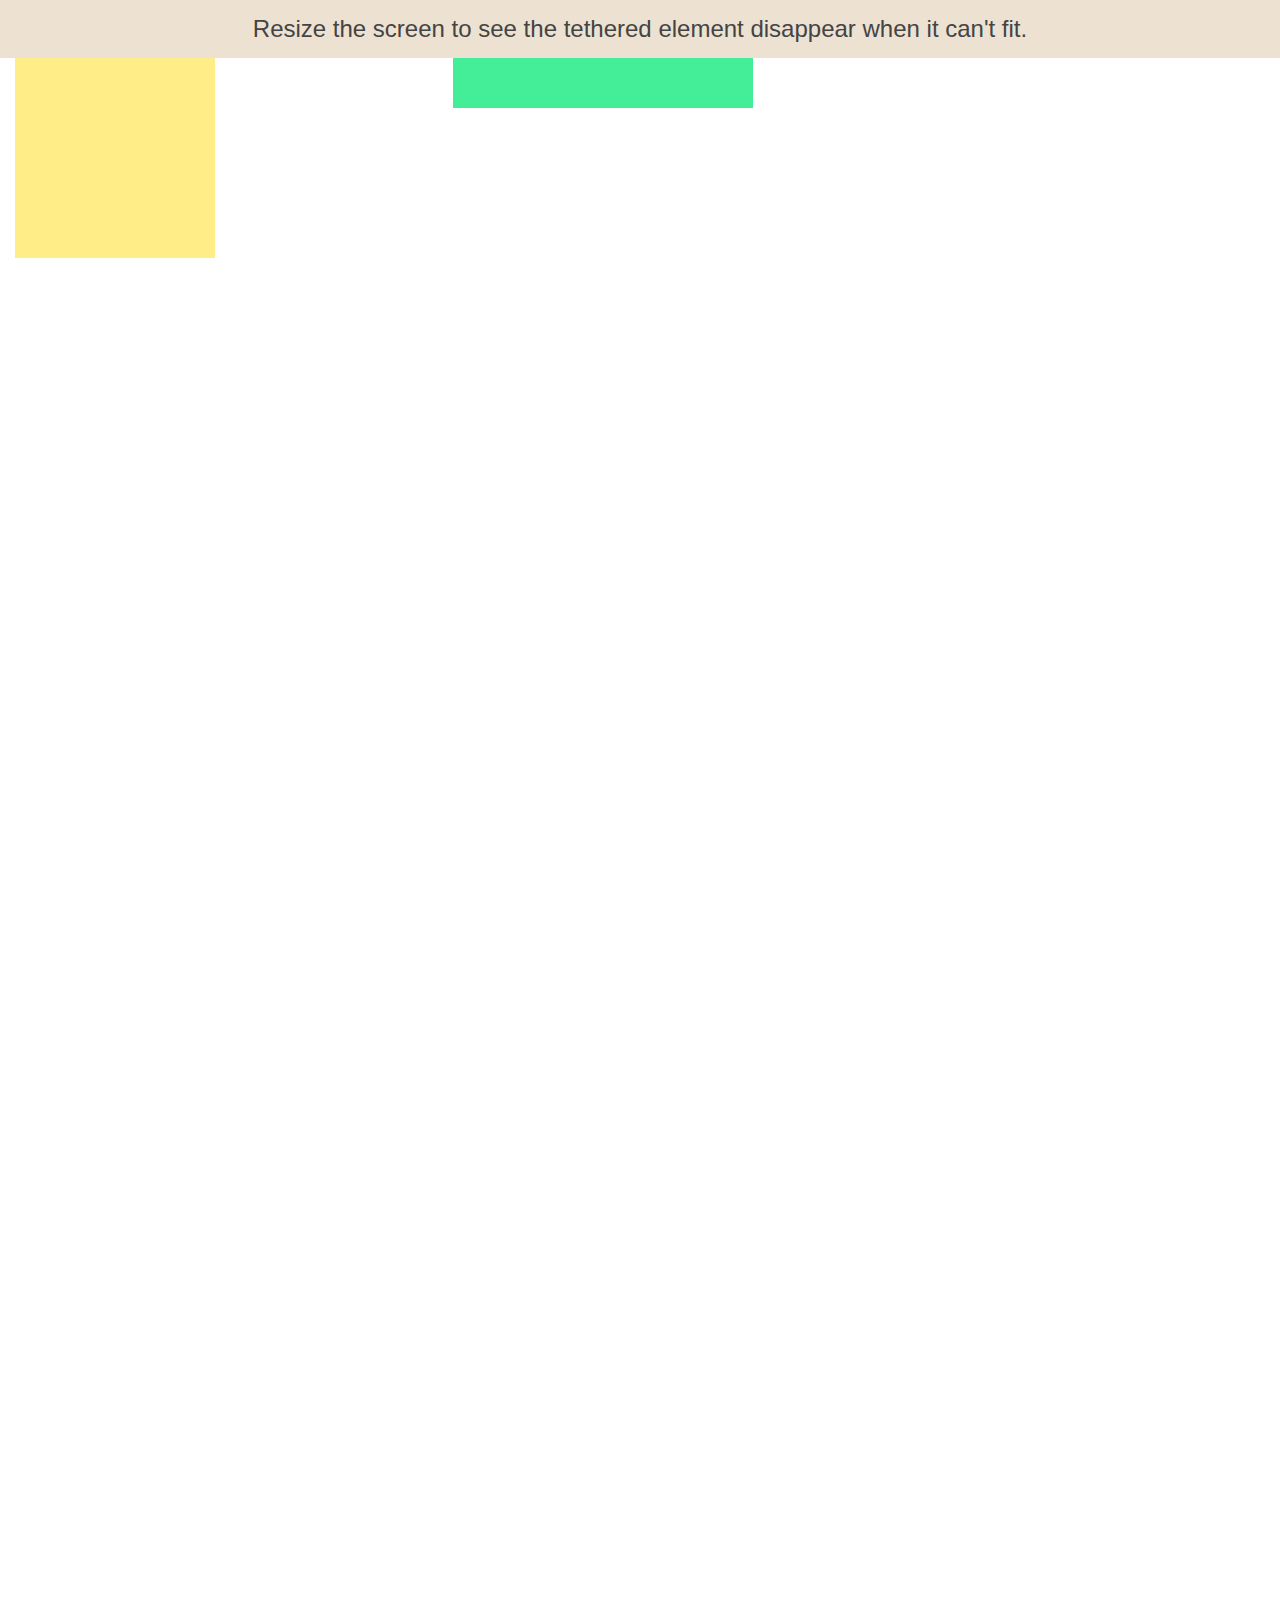
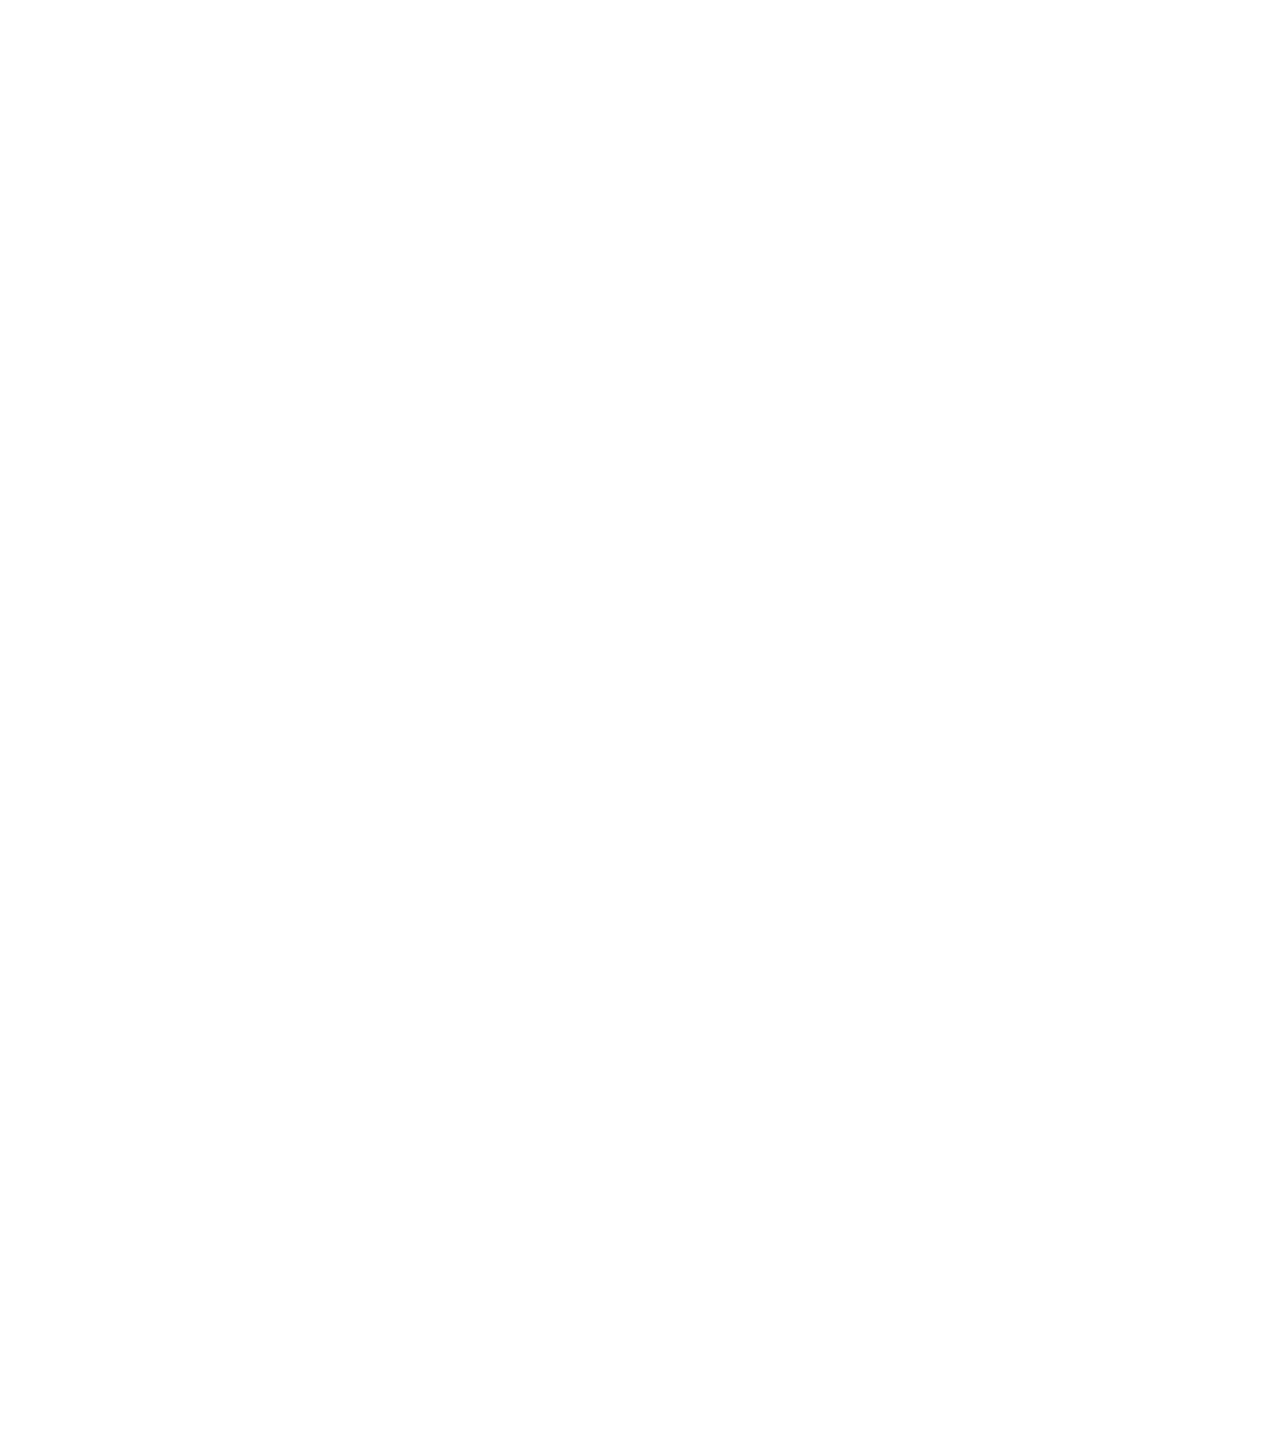
<file: html/bower_components/tether/examples/out-of-bounds/index.html>
<!DOCTYPE html>
<html>
    <head>
        <meta charset="utf-8">
        <meta http-equiv="X-UA-Compatible" content="chrome=1">
        <meta name="viewport" content="width=device-width, initial-scale=1, user-scalable=no">
        <link rel="stylesheet" href="../resources/css/base.css" />
        <link rel="stylesheet" href="../common/css/style.css" />
        <style>
            .tether-element.tether-out-of-bounds {
                display: none;
            }
        </style>
    </head>
    <body>
        <div class="instructions">Resize the screen to see the tethered element disappear when it can't fit.</div>

        <div class="element"></div>
        <div class="target"></div>

        <script src="//github.hubspot.com/tether/dist/js/tether.js"></script>
        <script>
            var tether = new Tether({
                element: '.element',
                target: '.target',
                attachment: 'top left',
                targetAttachment: 'top right',
                constraints: [{
                    to: 'window',
                    attachment: 'together'
                }]
            });
            tether.on('update', function(event) {
                console.log(event);
            });
        </script>
    </body>
</html>
</file>
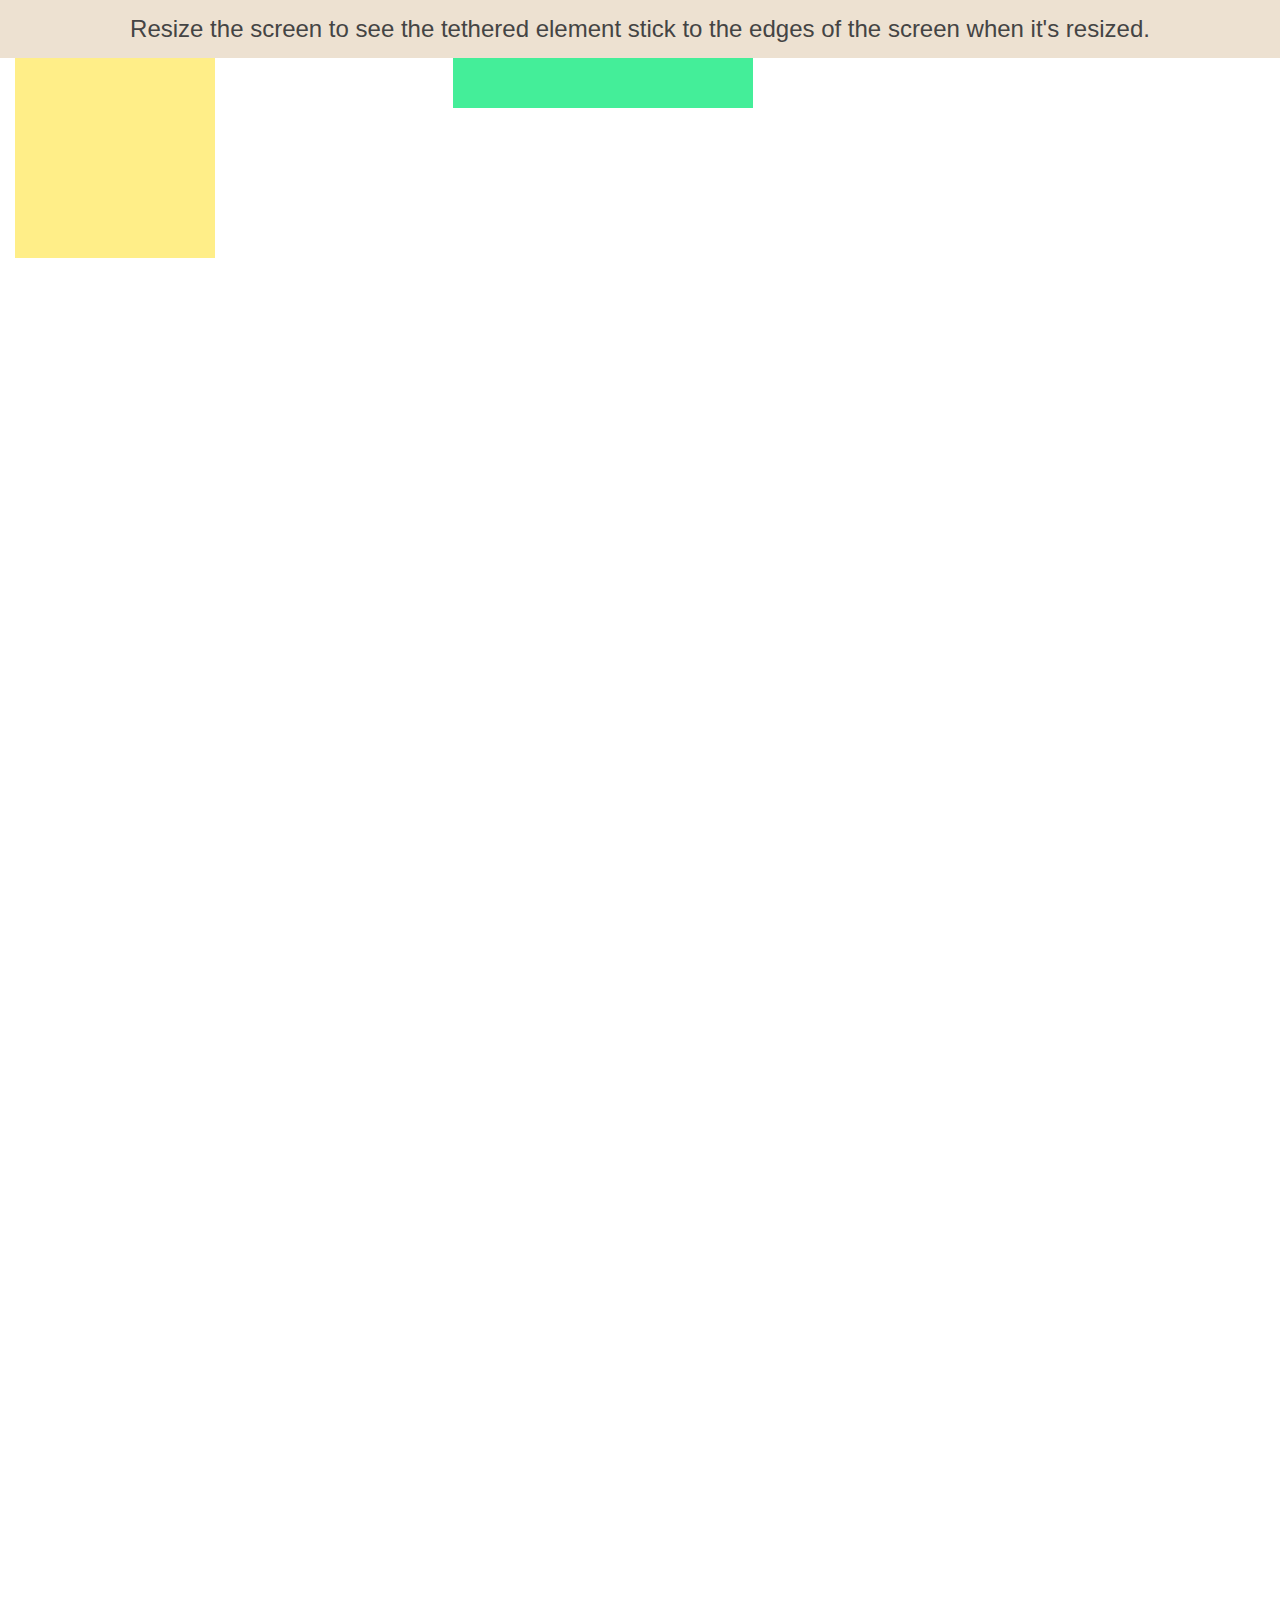
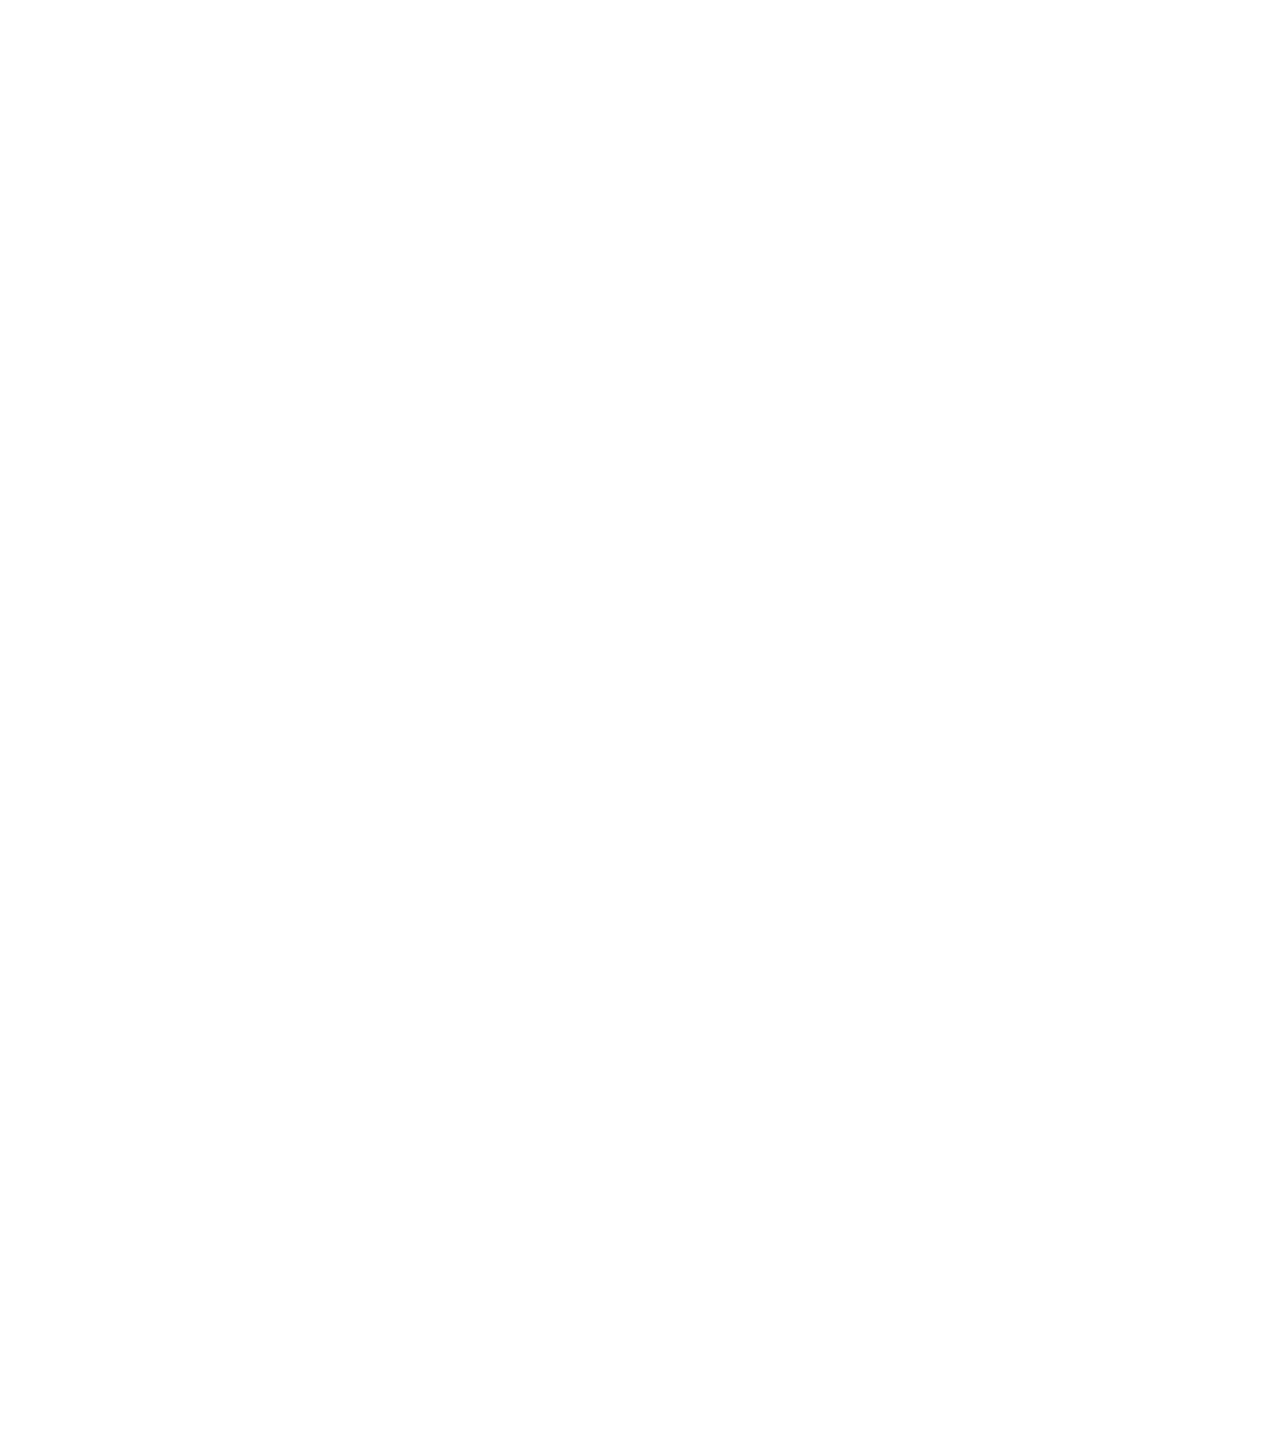
<file: html/bower_components/tether/examples/pin/index.html>
<!DOCTYPE html>
<html>
    <head>
        <meta charset="utf-8">
        <meta http-equiv="X-UA-Compatible" content="chrome=1">
        <meta name="viewport" content="width=device-width, initial-scale=1, user-scalable=no">
        <link rel="stylesheet" href="../resources/css/base.css" />
        <link rel="stylesheet" href="../common/css/style.css" />
    </head>
    <body>
        <div class="instructions">Resize the screen to see the tethered element stick to the edges of the screen when it's resized.</div>

        <div class="element"></div>
        <div class="target"></div>

        <script src="//github.hubspot.com/tether/dist/js/tether.js"></script>
        <script>
            new Tether({
                element: '.element',
                target: '.target',
                attachment: 'top left',
                targetAttachment: 'top right',
                constraints: [{
                    to: 'window',
                    pin: true
                }]
            });
        </script>
    </body>
</html>
</file>
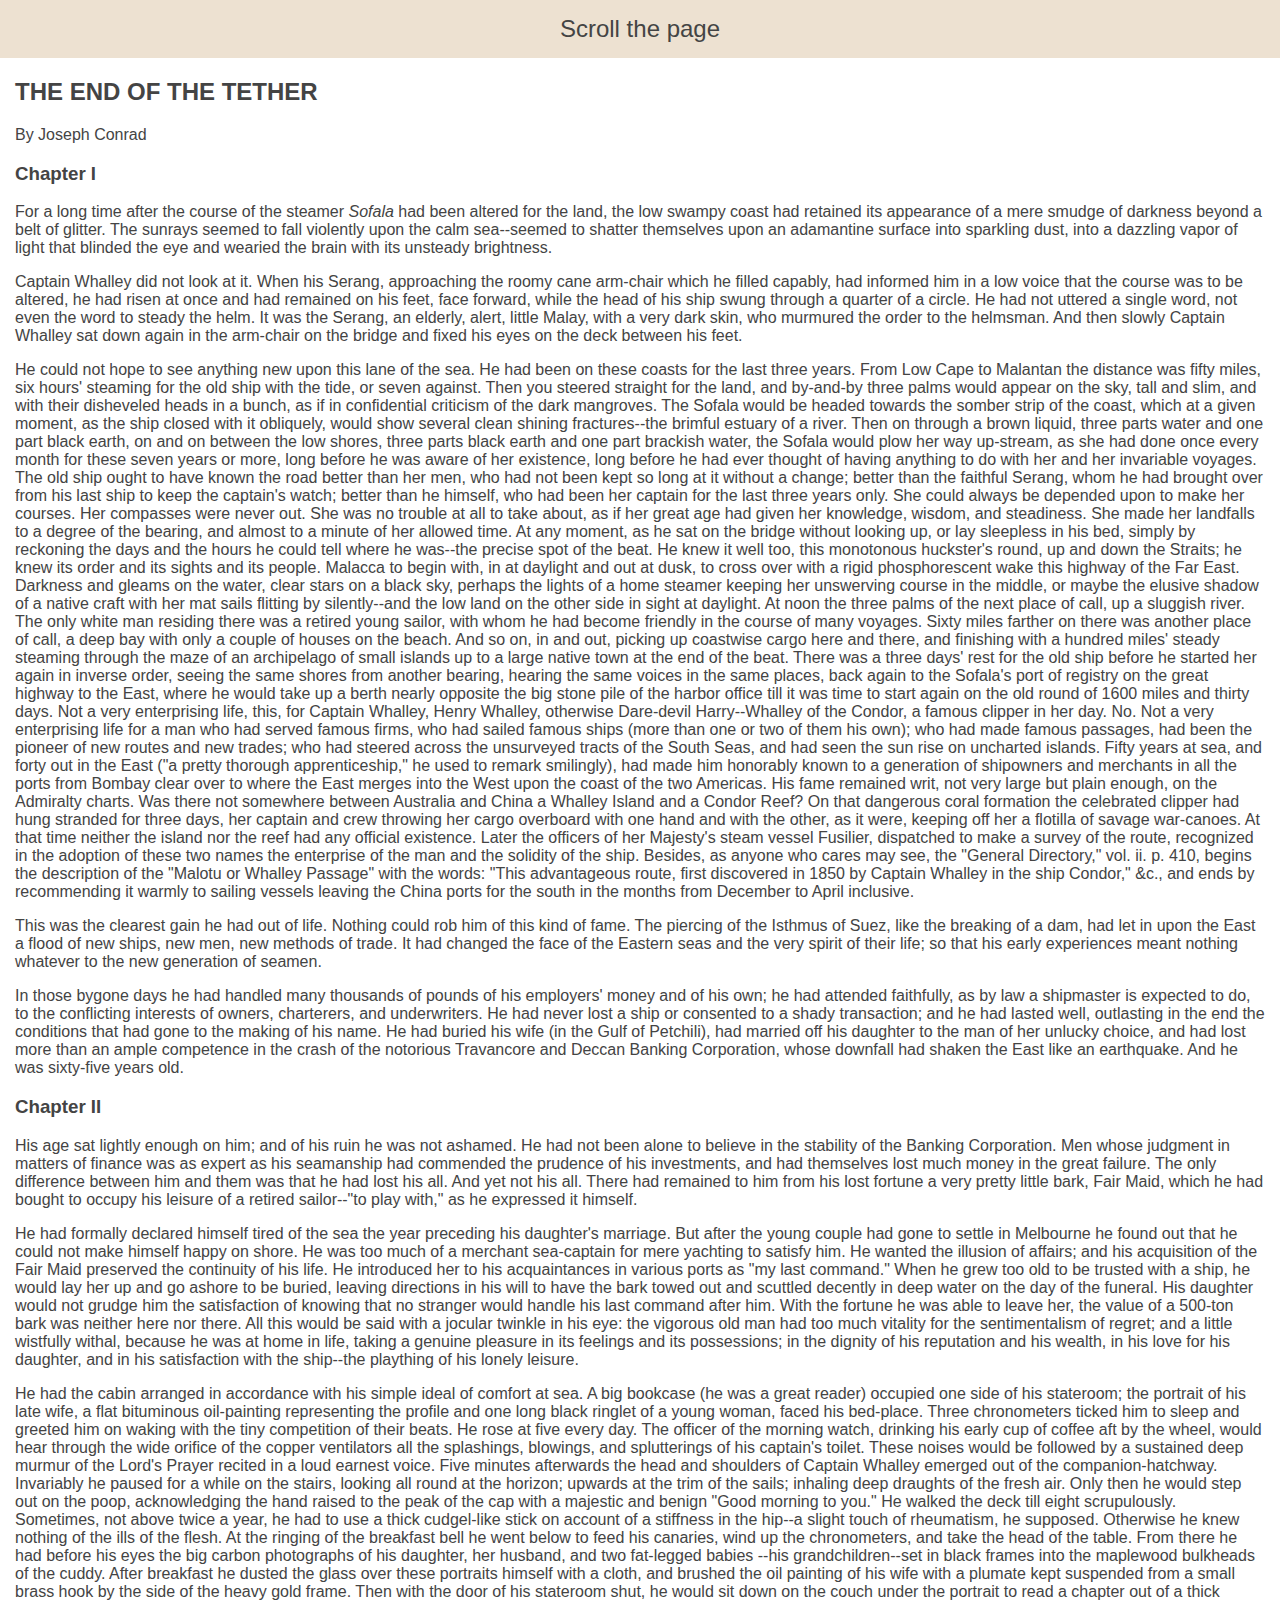
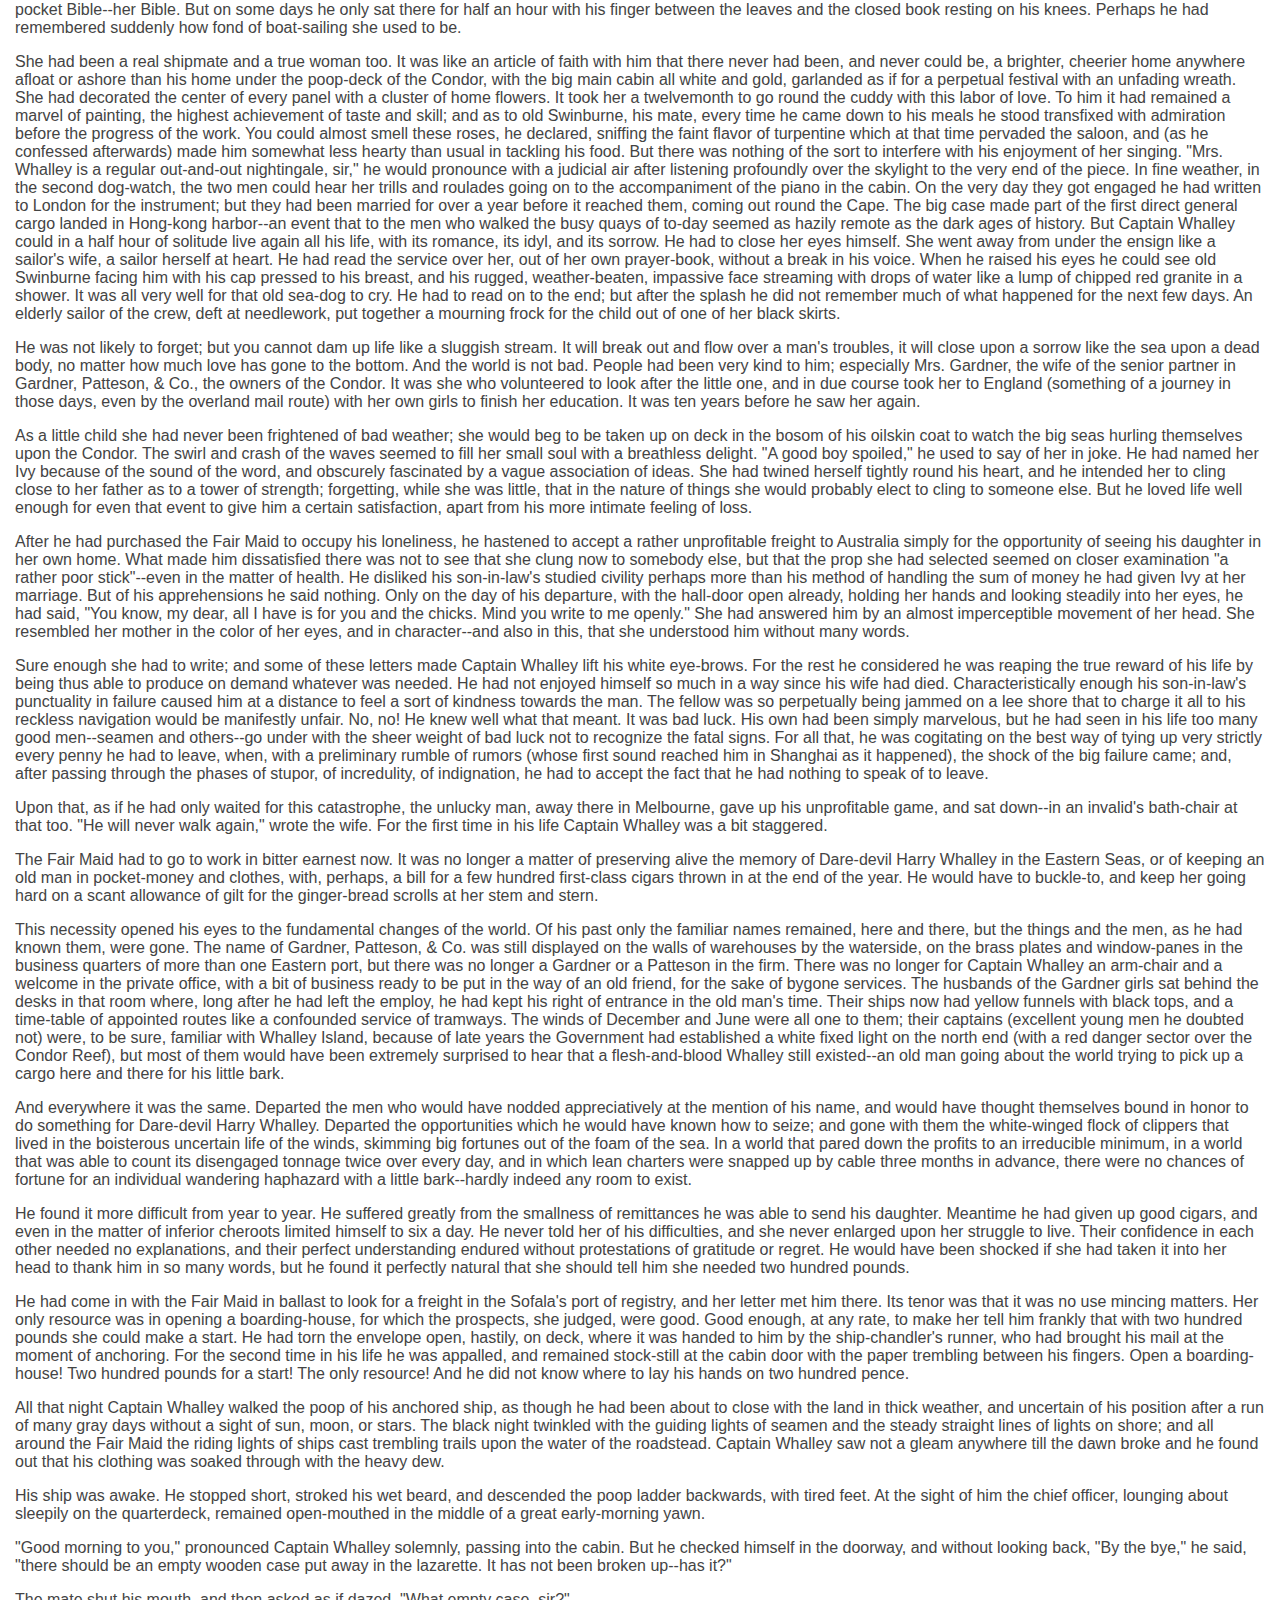
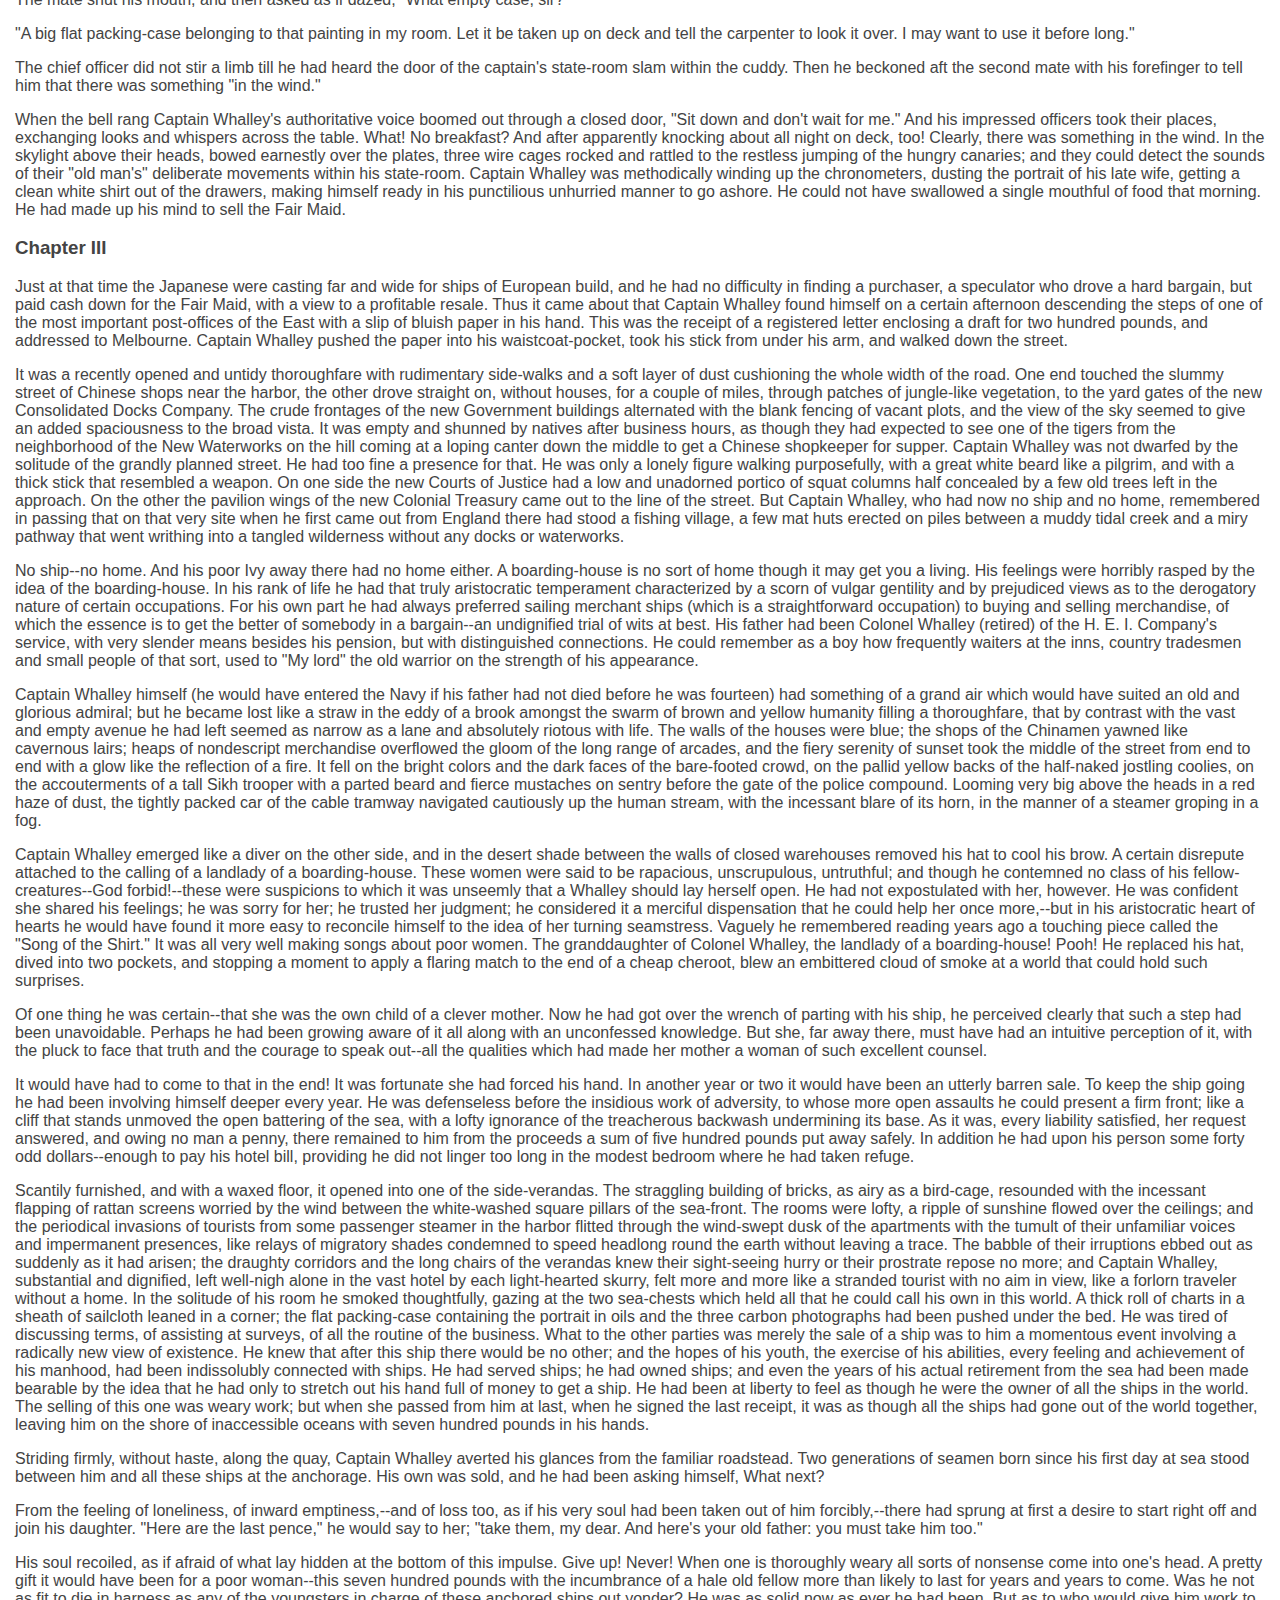
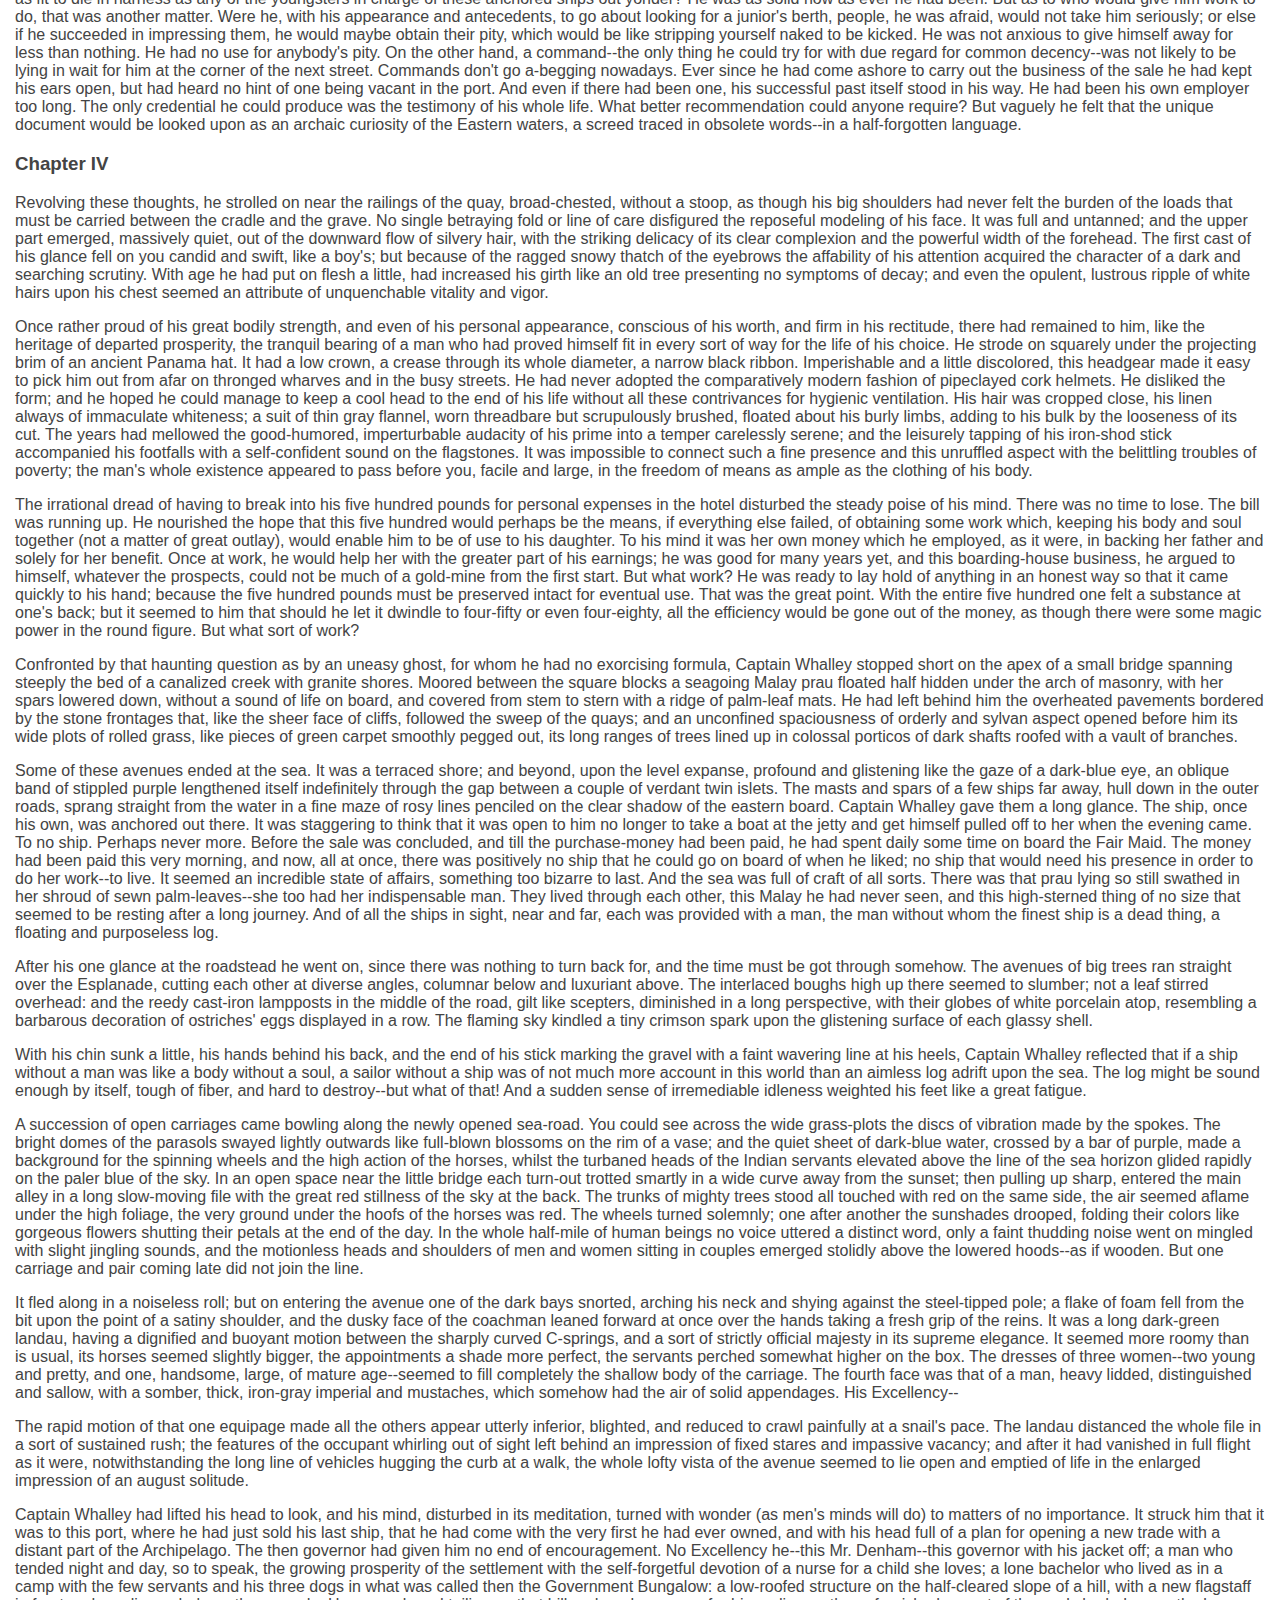
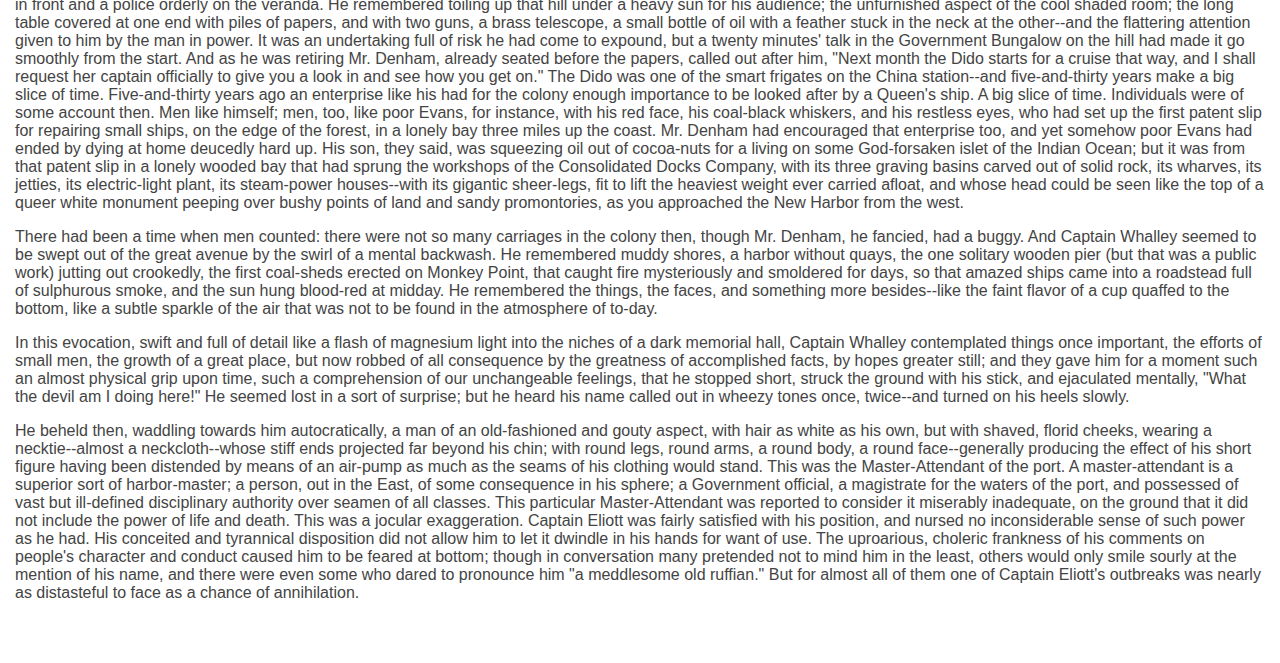
<file: html/bower_components/tether/examples/scroll/index.html>
<!DOCTYPE html>
<html>
    <head>
        <link rel="stylesheet" href="../resources/css/base.css" />
        <link rel="stylesheet" href="../common/css/style.css" />
    </head>
    <body>

    <div class="instructions">Scroll the page</div>

    <h2>THE END OF THE TETHER</h2>

    <p>By Joseph Conrad</p>

    <h3>Chapter I</h3>

    <p>For a long time after the course of the steamer <em>Sofala</em> had been
    altered for the land, the low swampy coast had retained its appearance
    of a mere smudge of darkness beyond a belt of glitter. The sunrays
    seemed to fall violently upon the calm sea--seemed to shatter themselves
    upon an adamantine surface into sparkling dust, into a dazzling vapor
    of light that blinded the eye and wearied the brain with its unsteady
    brightness.</p>

    <p>Captain Whalley did not look at it. When his Serang, approaching the
    roomy cane arm-chair which he filled capably, had informed him in a low
    voice that the course was to be altered, he had risen at once and had
    remained on his feet, face forward, while the head of his ship swung
    through a quarter of a circle. He had not uttered a single word, not
    even the word to steady the helm. It was the Serang, an elderly, alert,
    little Malay, with a very dark skin, who murmured the order to the
    helmsman. And then slowly Captain Whalley sat down again in the
    arm-chair on the bridge and fixed his eyes on the deck between his feet.</p>

    <p>He could not hope to see anything new upon this lane of the sea. He had
    been on these coasts for the last three years. From Low Cape to Malantan
    the distance was fifty miles, six hours' steaming for the old ship with
    the tide, or seven against. Then you steered straight for the land, and
    by-and-by three palms would appear on the sky, tall and slim, and with
    their disheveled heads in a bunch, as if in confidential criticism of
    the dark mangroves. The Sofala would be headed towards the somber
    strip of the coast, which at a given moment, as the ship closed with
    it obliquely, would show several clean shining fractures--the brimful
    estuary of a river. Then on through a brown liquid, three parts water
    and one part black earth, on and on between the low shores, three parts
    black earth and one part brackish water, the Sofala would plow her way
    up-stream, as she had done once every month for these seven years or
    more, long before he was aware of her existence, long before he had ever
    thought of having anything to do with her and her invariable voyages.
    The old ship ought to have known the road better than her men, who had
    not been kept so long at it without a change; better than the faithful
    Serang, whom he had brought over from his last ship to keep the
    captain's watch; better than he himself, who had been her captain for
    the last three years only. She could always be depended upon to make her
    courses. Her compasses were never out. She was no trouble at all to
    take about, as if her great age had given her knowledge, wisdom, and
    steadiness. She made her landfalls to a degree of the bearing, and
    almost to a minute of her allowed time. At any moment, as he sat on
    the bridge without looking up, or lay sleepless in his bed, simply by
    reckoning the days and the hours he could tell where he was--the precise
    spot of the beat. He knew it well too, this monotonous huckster's
    round, up and down the Straits; he knew its order and its sights and its
    people. Malacca to begin with, in at daylight and out at dusk, to cross
    over with a rigid phosphorescent wake this highway of the Far East.
    Darkness and gleams on the water, clear stars on a black sky, perhaps
    the lights of a home steamer keeping her unswerving course in the
    middle, or maybe the elusive shadow of a native craft with her mat sails
    flitting by silently--and the low land on the other side in sight
    at daylight. At noon the three palms of the next place of call, up a
    sluggish river. The only white man residing there was a retired young
    sailor, with whom he had become friendly in the course of many voyages.
    Sixty miles farther on there was another place of call, a deep bay with
    only a couple of houses on the beach. And so on, in and out, picking
    up coastwise cargo here and there, and finishing with a hundred miles'
    steady steaming through the maze of an archipelago of small islands up
    to a large native town at the end of the beat. There was a three days'
    rest for the old ship before he started her again in inverse order,
    seeing the same shores from another bearing, hearing the same voices
    in the same places, back again to the Sofala's port of registry on
    the great highway to the East, where he would take up a berth nearly
    opposite the big stone pile of the harbor office till it was time to
    start again on the old round of 1600 miles and thirty days. Not a very
    enterprising life, this, for Captain Whalley, Henry Whalley, otherwise
    Dare-devil Harry--Whalley of the Condor, a famous clipper in her day.
    No. Not a very enterprising life for a man who had served famous firms,
    who had sailed famous ships (more than one or two of them his own); who
    had made famous passages, had been the pioneer of new routes and new
    trades; who had steered across the unsurveyed tracts of the South Seas,
    and had seen the sun rise on uncharted islands. Fifty years at sea, and
    forty out in the East ("a pretty thorough apprenticeship," he used
    to remark smilingly), had made him honorably known to a generation of
    shipowners and merchants in all the ports from Bombay clear over to
    where the East merges into the West upon the coast of the two Americas.
    His fame remained writ, not very large but plain enough, on the
    Admiralty charts. Was there not somewhere between Australia and China a
    Whalley Island and a Condor Reef? On that dangerous coral formation the
    celebrated clipper had hung stranded for three days, her captain and
    crew throwing her cargo overboard with one hand and with the other, as
    it were, keeping off her a flotilla of savage war-canoes. At that time
    neither the island nor the reef had any official existence. Later the
    officers of her Majesty's steam vessel Fusilier, dispatched to make a
    survey of the route, recognized in the adoption of these two names the
    enterprise of the man and the solidity of the ship. Besides, as anyone
    who cares may see, the "General Directory," vol. ii. p. 410, begins the
    description of the "Malotu or Whalley Passage" with the words: "This
    advantageous route, first discovered in 1850 by Captain Whalley in the
    ship Condor," &amp;c., and ends by recommending it warmly to sailing vessels
    leaving the China ports for the south in the months from December to
    April inclusive.</p>

    <p>This was the clearest gain he had out of life. Nothing could rob him
    of this kind of fame. The piercing of the Isthmus of Suez, like the
    breaking of a dam, had let in upon the East a flood of new ships, new
    men, new methods of trade. It had changed the face of the Eastern seas
    and the very spirit of their life; so that his early experiences meant
    nothing whatever to the new generation of seamen.</p>

    <p>In those bygone days he had handled many thousands of pounds of his
    employers' money and of his own; he had attended faithfully, as by law
    a shipmaster is expected to do, to the conflicting interests of owners,
    charterers, and underwriters. He had never lost a ship or consented to
    a shady transaction; and he had lasted well, outlasting in the end the
    conditions that had gone to the making of his name. He had buried his
    wife (in the Gulf of Petchili), had married off his daughter to the man
    of her unlucky choice, and had lost more than an ample competence in the
    crash of the notorious Travancore and Deccan Banking Corporation, whose
    downfall had shaken the East like an earthquake. And he was sixty-five
    years old.</p>

    <h3>Chapter II</h3>

    <p>His age sat lightly enough on him; and of his ruin he was not ashamed.
    He had not been alone to believe in the stability of the Banking
    Corporation. Men whose judgment in matters of finance was as expert as
    his seamanship had commended the prudence of his investments, and had
    themselves lost much money in the great failure. The only difference
    between him and them was that he had lost his all. And yet not his all.
    There had remained to him from his lost fortune a very pretty little
    bark, Fair Maid, which he had bought to occupy his leisure of a retired
    sailor--"to play with," as he expressed it himself.</p>

    <p>He had formally declared himself tired of the sea the year preceding his
    daughter's marriage. But after the young couple had gone to settle in
    Melbourne he found out that he could not make himself happy on shore. He
    was too much of a merchant sea-captain for mere yachting to satisfy him.
    He wanted the illusion of affairs; and his acquisition of the Fair
    Maid preserved the continuity of his life. He introduced her to his
    acquaintances in various ports as "my last command." When he grew too
    old to be trusted with a ship, he would lay her up and go ashore to be
    buried, leaving directions in his will to have the bark towed out and
    scuttled decently in deep water on the day of the funeral. His daughter
    would not grudge him the satisfaction of knowing that no stranger would
    handle his last command after him. With the fortune he was able to leave
    her, the value of a 500-ton bark was neither here nor there. All this
    would be said with a jocular twinkle in his eye: the vigorous old man
    had too much vitality for the sentimentalism of regret; and a little
    wistfully withal, because he was at home in life, taking a genuine
    pleasure in its feelings and its possessions; in the dignity of his
    reputation and his wealth, in his love for his daughter, and in his
    satisfaction with the ship--the plaything of his lonely leisure.</p>

    <p>He had the cabin arranged in accordance with his simple ideal of comfort
    at sea. A big bookcase (he was a great reader) occupied one side of his
    stateroom; the portrait of his late wife, a flat bituminous oil-painting
    representing the profile and one long black ringlet of a young woman,
    faced his bed-place. Three chronometers ticked him to sleep and greeted
    him on waking with the tiny competition of their beats. He rose at five
    every day. The officer of the morning watch, drinking his early cup
    of coffee aft by the wheel, would hear through the wide orifice of the
    copper ventilators all the splashings, blowings, and splutterings of
    his captain's toilet. These noises would be followed by a sustained
    deep murmur of the Lord's Prayer recited in a loud earnest voice. Five
    minutes afterwards the head and shoulders of Captain Whalley emerged
    out of the companion-hatchway. Invariably he paused for a while on the
    stairs, looking all round at the horizon; upwards at the trim of the
    sails; inhaling deep draughts of the fresh air. Only then he would step
    out on the poop, acknowledging the hand raised to the peak of the cap
    with a majestic and benign "Good morning to you." He walked the deck
    till eight scrupulously. Sometimes, not above twice a year, he had to
    use a thick cudgel-like stick on account of a stiffness in the hip--a
    slight touch of rheumatism, he supposed. Otherwise he knew nothing of
    the ills of the flesh. At the ringing of the breakfast bell he went
    below to feed his canaries, wind up the chronometers, and take the
    head of the table. From there he had before his eyes the big carbon
    photographs of his daughter, her husband, and two fat-legged babies
    --his grandchildren--set in black frames into the maplewood bulkheads
    of the cuddy. After breakfast he dusted the glass over these portraits
    himself with a cloth, and brushed the oil painting of his wife with a
    plumate kept suspended from a small brass hook by the side of the heavy
    gold frame. Then with the door of his stateroom shut, he would sit down
    on the couch under the portrait to read a chapter out of a thick pocket
    Bible--her Bible. But on some days he only sat there for half an hour
    with his finger between the leaves and the closed book resting on his
    knees. Perhaps he had remembered suddenly how fond of boat-sailing she
    used to be.</p>

    <p>She had been a real shipmate and a true woman too. It was like an
    article of faith with him that there never had been, and never could be,
    a brighter, cheerier home anywhere afloat or ashore than his home under
    the poop-deck of the Condor, with the big main cabin all white and gold,
    garlanded as if for a perpetual festival with an unfading wreath. She
    had decorated the center of every panel with a cluster of home flowers.
    It took her a twelvemonth to go round the cuddy with this labor of love.
    To him it had remained a marvel of painting, the highest achievement of
    taste and skill; and as to old Swinburne, his mate, every time he
    came down to his meals he stood transfixed with admiration before the
    progress of the work. You could almost smell these roses, he declared,
    sniffing the faint flavor of turpentine which at that time pervaded the
    saloon, and (as he confessed afterwards) made him somewhat less hearty
    than usual in tackling his food. But there was nothing of the sort to
    interfere with his enjoyment of her singing. "Mrs. Whalley is a regular
    out-and-out nightingale, sir," he would pronounce with a judicial air
    after listening profoundly over the skylight to the very end of the
    piece. In fine weather, in the second dog-watch, the two men could hear
    her trills and roulades going on to the accompaniment of the piano in
    the cabin. On the very day they got engaged he had written to London
    for the instrument; but they had been married for over a year before it
    reached them, coming out round the Cape. The big case made part of the
    first direct general cargo landed in Hong-kong harbor--an event that to
    the men who walked the busy quays of to-day seemed as hazily remote as
    the dark ages of history. But Captain Whalley could in a half hour of
    solitude live again all his life, with its romance, its idyl, and its
    sorrow. He had to close her eyes himself. She went away from under the
    ensign like a sailor's wife, a sailor herself at heart. He had read
    the service over her, out of her own prayer-book, without a break in his
    voice. When he raised his eyes he could see old Swinburne facing him
    with his cap pressed to his breast, and his rugged, weather-beaten,
    impassive face streaming with drops of water like a lump of chipped red
    granite in a shower. It was all very well for that old sea-dog to cry.
    He had to read on to the end; but after the splash he did not remember
    much of what happened for the next few days. An elderly sailor of the
    crew, deft at needlework, put together a mourning frock for the child
    out of one of her black skirts.</p>

    <p>He was not likely to forget; but you cannot dam up life like a sluggish
    stream. It will break out and flow over a man's troubles, it will close
    upon a sorrow like the sea upon a dead body, no matter how much love has
    gone to the bottom. And the world is not bad. People had been very
    kind to him; especially Mrs. Gardner, the wife of the senior partner
    in Gardner, Patteson, &amp; Co., the owners of the Condor. It was she who
    volunteered to look after the little one, and in due course took her to
    England (something of a journey in those days, even by the overland
    mail route) with her own girls to finish her education. It was ten years
    before he saw her again.</p>

    <p>As a little child she had never been frightened of bad weather; she
    would beg to be taken up on deck in the bosom of his oilskin coat to
    watch the big seas hurling themselves upon the Condor. The swirl and
    crash of the waves seemed to fill her small soul with a breathless
    delight. "A good boy spoiled," he used to say of her in joke. He had
    named her Ivy because of the sound of the word, and obscurely fascinated
    by a vague association of ideas. She had twined herself tightly round
    his heart, and he intended her to cling close to her father as to a
    tower of strength; forgetting, while she was little, that in the nature
    of things she would probably elect to cling to someone else. But
    he loved life well enough for even that event to give him a certain
    satisfaction, apart from his more intimate feeling of loss.</p>

    <p>After he had purchased the Fair Maid to occupy his loneliness, he
    hastened to accept a rather unprofitable freight to Australia simply for
    the opportunity of seeing his daughter in her own home. What made him
    dissatisfied there was not to see that she clung now to somebody else,
    but that the prop she had selected seemed on closer examination "a
    rather poor stick"--even in the matter of health. He disliked his
    son-in-law's studied civility perhaps more than his method of
    handling the sum of money he had given Ivy at her marriage. But of his
    apprehensions he said nothing. Only on the day of his departure, with
    the hall-door open already, holding her hands and looking steadily into
    her eyes, he had said, "You know, my dear, all I have is for you and the
    chicks. Mind you write to me openly." She had answered him by an almost
    imperceptible movement of her head. She resembled her mother in
    the color of her eyes, and in character--and also in this, that she
    understood him without many words.</p>

    <p>Sure enough she had to write; and some of these letters made Captain
    Whalley lift his white eye-brows. For the rest he considered he was
    reaping the true reward of his life by being thus able to produce on
    demand whatever was needed. He had not enjoyed himself so much in a
    way since his wife had died. Characteristically enough his son-in-law's
    punctuality in failure caused him at a distance to feel a sort of
    kindness towards the man. The fellow was so perpetually being jammed on
    a lee shore that to charge it all to his reckless navigation would be
    manifestly unfair. No, no! He knew well what that meant. It was bad
    luck. His own had been simply marvelous, but he had seen in his life too
    many good men--seamen and others--go under with the sheer weight of bad
    luck not to recognize the fatal signs. For all that, he was cogitating
    on the best way of tying up very strictly every penny he had to leave,
    when, with a preliminary rumble of rumors (whose first sound reached
    him in Shanghai as it happened), the shock of the big failure came;
    and, after passing through the phases of stupor, of incredulity, of
    indignation, he had to accept the fact that he had nothing to speak of
    to leave.</p>

    <p>Upon that, as if he had only waited for this catastrophe, the unlucky
    man, away there in Melbourne, gave up his unprofitable game, and sat
    down--in an invalid's bath-chair at that too. "He will never walk
    again," wrote the wife. For the first time in his life Captain Whalley
    was a bit staggered.</p>

    <p>The Fair Maid had to go to work in bitter earnest now. It was no longer
    a matter of preserving alive the memory of Dare-devil Harry Whalley in
    the Eastern Seas, or of keeping an old man in pocket-money and clothes,
    with, perhaps, a bill for a few hundred first-class cigars thrown in at
    the end of the year. He would have to buckle-to, and keep her going hard
    on a scant allowance of gilt for the ginger-bread scrolls at her stem
    and stern.</p>

    <p>This necessity opened his eyes to the fundamental changes of the world.
    Of his past only the familiar names remained, here and there, but
    the things and the men, as he had known them, were gone. The name of
    Gardner, Patteson, &amp; Co. was still displayed on the walls of warehouses
    by the waterside, on the brass plates and window-panes in the business
    quarters of more than one Eastern port, but there was no longer a
    Gardner or a Patteson in the firm. There was no longer for Captain
    Whalley an arm-chair and a welcome in the private office, with a bit of
    business ready to be put in the way of an old friend, for the sake of
    bygone services. The husbands of the Gardner girls sat behind the desks
    in that room where, long after he had left the employ, he had kept his
    right of entrance in the old man's time. Their ships now had yellow
    funnels with black tops, and a time-table of appointed routes like a
    confounded service of tramways. The winds of December and June were all
    one to them; their captains (excellent young men he doubted not) were,
    to be sure, familiar with Whalley Island, because of late years the
    Government had established a white fixed light on the north end (with
    a red danger sector over the Condor Reef), but most of them would have
    been extremely surprised to hear that a flesh-and-blood Whalley still
    existed--an old man going about the world trying to pick up a cargo here
    and there for his little bark.</p>

    <p>And everywhere it was the same. Departed the men who would have nodded
    appreciatively at the mention of his name, and would have thought
    themselves bound in honor to do something for Dare-devil Harry Whalley.
    Departed the opportunities which he would have known how to seize; and
    gone with them the white-winged flock of clippers that lived in the
    boisterous uncertain life of the winds, skimming big fortunes out of
    the foam of the sea. In a world that pared down the profits to an
    irreducible minimum, in a world that was able to count its disengaged
    tonnage twice over every day, and in which lean charters were snapped up
    by cable three months in advance, there were no chances of fortune for
    an individual wandering haphazard with a little bark--hardly indeed any
    room to exist.</p>

    <p>He found it more difficult from year to year. He suffered greatly from
    the smallness of remittances he was able to send his daughter. Meantime
    he had given up good cigars, and even in the matter of inferior cheroots
    limited himself to six a day. He never told her of his difficulties, and
    she never enlarged upon her struggle to live. Their confidence in each
    other needed no explanations, and their perfect understanding endured
    without protestations of gratitude or regret. He would have been shocked
    if she had taken it into her head to thank him in so many words, but
    he found it perfectly natural that she should tell him she needed two
    hundred pounds.</p>

    <p>He had come in with the Fair Maid in ballast to look for a freight in
    the Sofala's port of registry, and her letter met him there. Its tenor
    was that it was no use mincing matters. Her only resource was in opening
    a boarding-house, for which the prospects, she judged, were good. Good
    enough, at any rate, to make her tell him frankly that with two hundred
    pounds she could make a start. He had torn the envelope open, hastily,
    on deck, where it was handed to him by the ship-chandler's runner, who
    had brought his mail at the moment of anchoring. For the second time
    in his life he was appalled, and remained stock-still at the cabin door
    with the paper trembling between his fingers. Open a boarding-house! Two
    hundred pounds for a start! The only resource! And he did not know where
    to lay his hands on two hundred pence.</p>

    <p>All that night Captain Whalley walked the poop of his anchored ship, as
    though he had been about to close with the land in thick weather, and
    uncertain of his position after a run of many gray days without a sight
    of sun, moon, or stars. The black night twinkled with the guiding lights
    of seamen and the steady straight lines of lights on shore; and all
    around the Fair Maid the riding lights of ships cast trembling trails
    upon the water of the roadstead. Captain Whalley saw not a gleam
    anywhere till the dawn broke and he found out that his clothing was
    soaked through with the heavy dew.</p>

    <p>His ship was awake. He stopped short, stroked his wet beard, and
    descended the poop ladder backwards, with tired feet. At the sight
    of him the chief officer, lounging about sleepily on the quarterdeck,
    remained open-mouthed in the middle of a great early-morning yawn.</p>

    <p>"Good morning to you," pronounced Captain Whalley solemnly, passing into
    the cabin. But he checked himself in the doorway, and without looking
    back, "By the bye," he said, "there should be an empty wooden case put
    away in the lazarette. It has not been broken up--has it?"</p>

    <p>The mate shut his mouth, and then asked as if dazed, "What empty case,
    sir?"</p>

    <p>"A big flat packing-case belonging to that painting in my room. Let it
    be taken up on deck and tell the carpenter to look it over. I may want
    to use it before long."</p>

    <p>The chief officer did not stir a limb till he had heard the door of the
    captain's state-room slam within the cuddy. Then he beckoned aft the
    second mate with his forefinger to tell him that there was something "in
    the wind."</p>

    <p>When the bell rang Captain Whalley's authoritative voice boomed out
    through a closed door, "Sit down and don't wait for me." And his
    impressed officers took their places, exchanging looks and whispers
    across the table. What! No breakfast? And after apparently knocking
    about all night on deck, too! Clearly, there was something in the wind.
    In the skylight above their heads, bowed earnestly over the plates,
    three wire cages rocked and rattled to the restless jumping of the
    hungry canaries; and they could detect the sounds of their "old
    man's" deliberate movements within his state-room. Captain Whalley was
    methodically winding up the chronometers, dusting the portrait of
    his late wife, getting a clean white shirt out of the drawers, making
    himself ready in his punctilious unhurried manner to go ashore. He could
    not have swallowed a single mouthful of food that morning. He had made
    up his mind to sell the Fair Maid.</p>

    <h3>Chapter III</h3>

    <p>Just at that time the Japanese were casting far and wide for ships
    of European build, and he had no difficulty in finding a purchaser, a
    speculator who drove a hard bargain, but paid cash down for the Fair
    Maid, with a view to a profitable resale. Thus it came about that
    Captain Whalley found himself on a certain afternoon descending the
    steps of one of the most important post-offices of the East with a slip
    of bluish paper in his hand. This was the receipt of a registered letter
    enclosing a draft for two hundred pounds, and addressed to Melbourne.
    Captain Whalley pushed the paper into his waistcoat-pocket, took his
    stick from under his arm, and walked down the street.</p>

    <p>It was a recently opened and untidy thoroughfare with rudimentary
    side-walks and a soft layer of dust cushioning the whole width of
    the road. One end touched the slummy street of Chinese shops near the
    harbor, the other drove straight on, without houses, for a couple of
    miles, through patches of jungle-like vegetation, to the yard gates
    of the new Consolidated Docks Company. The crude frontages of the new
    Government buildings alternated with the blank fencing of vacant plots,
    and the view of the sky seemed to give an added spaciousness to the
    broad vista. It was empty and shunned by natives after business
    hours, as though they had expected to see one of the tigers from the
    neighborhood of the New Waterworks on the hill coming at a loping canter
    down the middle to get a Chinese shopkeeper for supper. Captain Whalley
    was not dwarfed by the solitude of the grandly planned street. He
    had too fine a presence for that. He was only a lonely figure walking
    purposefully, with a great white beard like a pilgrim, and with a thick
    stick that resembled a weapon. On one side the new Courts of Justice had
    a low and unadorned portico of squat columns half concealed by a few old
    trees left in the approach. On the other the pavilion wings of the
    new Colonial Treasury came out to the line of the street. But Captain
    Whalley, who had now no ship and no home, remembered in passing that
    on that very site when he first came out from England there had stood a
    fishing village, a few mat huts erected on piles between a muddy tidal
    creek and a miry pathway that went writhing into a tangled wilderness
    without any docks or waterworks.</p>

    <p>No ship--no home. And his poor Ivy away there had no home either. A
    boarding-house is no sort of home though it may get you a living. His
    feelings were horribly rasped by the idea of the boarding-house. In his
    rank of life he had that truly aristocratic temperament characterized by
    a scorn of vulgar gentility and by prejudiced views as to the derogatory
    nature of certain occupations. For his own part he had always preferred
    sailing merchant ships (which is a straightforward occupation) to buying
    and selling merchandise, of which the essence is to get the better of
    somebody in a bargain--an undignified trial of wits at best. His father
    had been Colonel Whalley (retired) of the H. E. I. Company's service,
    with very slender means besides his pension, but with distinguished
    connections. He could remember as a boy how frequently waiters at the
    inns, country tradesmen and small people of that sort, used to "My lord"
    the old warrior on the strength of his appearance.</p>

    <p>Captain Whalley himself (he would have entered the Navy if his father
    had not died before he was fourteen) had something of a grand air which
    would have suited an old and glorious admiral; but he became lost like
    a straw in the eddy of a brook amongst the swarm of brown and yellow
    humanity filling a thoroughfare, that by contrast with the vast and
    empty avenue he had left seemed as narrow as a lane and absolutely
    riotous with life. The walls of the houses were blue; the shops of the
    Chinamen yawned like cavernous lairs; heaps of nondescript merchandise
    overflowed the gloom of the long range of arcades, and the fiery
    serenity of sunset took the middle of the street from end to end with a
    glow like the reflection of a fire. It fell on the bright colors and the
    dark faces of the bare-footed crowd, on the pallid yellow backs of the
    half-naked jostling coolies, on the accouterments of a tall Sikh trooper
    with a parted beard and fierce mustaches on sentry before the gate of
    the police compound. Looming very big above the heads in a red haze of
    dust, the tightly packed car of the cable tramway navigated cautiously
    up the human stream, with the incessant blare of its horn, in the manner
    of a steamer groping in a fog.</p>

    <p>Captain Whalley emerged like a diver on the other side, and in the
    desert shade between the walls of closed warehouses removed his hat to
    cool his brow. A certain disrepute attached to the calling of a
    landlady of a boarding-house. These women were said to be rapacious,
    unscrupulous, untruthful; and though he contemned no class of his
    fellow-creatures--God forbid!--these were suspicions to which it was
    unseemly that a Whalley should lay herself open. He had not expostulated
    with her, however. He was confident she shared his feelings; he was
    sorry for her; he trusted her judgment; he considered it a merciful
    dispensation that he could help her once more,--but in his aristocratic
    heart of hearts he would have found it more easy to reconcile himself to
    the idea of her turning seamstress. Vaguely he remembered reading years
    ago a touching piece called the "Song of the Shirt." It was all very
    well making songs about poor women. The granddaughter of Colonel
    Whalley, the landlady of a boarding-house! Pooh! He replaced his hat,
    dived into two pockets, and stopping a moment to apply a flaring match
    to the end of a cheap cheroot, blew an embittered cloud of smoke at a
    world that could hold such surprises.</p>

    <p>Of one thing he was certain--that she was the own child of a clever
    mother. Now he had got over the wrench of parting with his ship, he
    perceived clearly that such a step had been unavoidable. Perhaps he had
    been growing aware of it all along with an unconfessed knowledge. But
    she, far away there, must have had an intuitive perception of it, with
    the pluck to face that truth and the courage to speak out--all the
    qualities which had made her mother a woman of such excellent counsel.</p>

    <p>It would have had to come to that in the end! It was fortunate she had
    forced his hand. In another year or two it would have been an utterly
    barren sale. To keep the ship going he had been involving himself deeper
    every year. He was defenseless before the insidious work of adversity,
    to whose more open assaults he could present a firm front; like a
    cliff that stands unmoved the open battering of the sea, with a lofty
    ignorance of the treacherous backwash undermining its base. As it was,
    every liability satisfied, her request answered, and owing no man a
    penny, there remained to him from the proceeds a sum of five hundred
    pounds put away safely. In addition he had upon his person some forty
    odd dollars--enough to pay his hotel bill, providing he did not linger
    too long in the modest bedroom where he had taken refuge.</p>

    <p>Scantily furnished, and with a waxed floor, it opened into one of
    the side-verandas. The straggling building of bricks, as airy as a
    bird-cage, resounded with the incessant flapping of rattan screens
    worried by the wind between the white-washed square pillars of the
    sea-front. The rooms were lofty, a ripple of sunshine flowed over the
    ceilings; and the periodical invasions of tourists from some passenger
    steamer in the harbor flitted through the wind-swept dusk of the
    apartments with the tumult of their unfamiliar voices and impermanent
    presences, like relays of migratory shades condemned to speed headlong
    round the earth without leaving a trace. The babble of their irruptions
    ebbed out as suddenly as it had arisen; the draughty corridors and
    the long chairs of the verandas knew their sight-seeing hurry or
    their prostrate repose no more; and Captain Whalley, substantial and
    dignified, left well-nigh alone in the vast hotel by each light-hearted
    skurry, felt more and more like a stranded tourist with no aim in view,
    like a forlorn traveler without a home. In the solitude of his room he
    smoked thoughtfully, gazing at the two sea-chests which held all that he
    could call his own in this world. A thick roll of charts in a sheath
    of sailcloth leaned in a corner; the flat packing-case containing the
    portrait in oils and the three carbon photographs had been pushed under
    the bed. He was tired of discussing terms, of assisting at surveys, of
    all the routine of the business. What to the other parties was merely
    the sale of a ship was to him a momentous event involving a radically
    new view of existence. He knew that after this ship there would be no
    other; and the hopes of his youth, the exercise of his abilities, every
    feeling and achievement of his manhood, had been indissolubly connected
    with ships. He had served ships; he had owned ships; and even the years
    of his actual retirement from the sea had been made bearable by the idea
    that he had only to stretch out his hand full of money to get a ship. He
    had been at liberty to feel as though he were the owner of all the
    ships in the world. The selling of this one was weary work; but when
    she passed from him at last, when he signed the last receipt, it was as
    though all the ships had gone out of the world together, leaving him on
    the shore of inaccessible oceans with seven hundred pounds in his hands.</p>

    <p>Striding firmly, without haste, along the quay, Captain Whalley averted
    his glances from the familiar roadstead. Two generations of seamen born
    since his first day at sea stood between him and all these ships at the
    anchorage. His own was sold, and he had been asking himself, What next?</p>

    <p>From the feeling of loneliness, of inward emptiness,--and of loss
    too, as if his very soul had been taken out of him forcibly,--there had
    sprung at first a desire to start right off and join his daughter.
    "Here are the last pence," he would say to her; "take them, my dear. And
    here's your old father: you must take him too."</p>

    <p>His soul recoiled, as if afraid of what lay hidden at the bottom of
    this impulse. Give up! Never! When one is thoroughly weary all sorts of
    nonsense come into one's head. A pretty gift it would have been for a
    poor woman--this seven hundred pounds with the incumbrance of a hale old
    fellow more than likely to last for years and years to come. Was he not
    as fit to die in harness as any of the youngsters in charge of these
    anchored ships out yonder? He was as solid now as ever he had been. But
    as to who would give him work to do, that was another matter. Were he,
    with his appearance and antecedents, to go about looking for a junior's
    berth, people, he was afraid, would not take him seriously; or else if
    he succeeded in impressing them, he would maybe obtain their pity, which
    would be like stripping yourself naked to be kicked. He was not anxious
    to give himself away for less than nothing. He had no use for anybody's
    pity. On the other hand, a command--the only thing he could try for with
    due regard for common decency--was not likely to be lying in wait
    for him at the corner of the next street. Commands don't go a-begging
    nowadays. Ever since he had come ashore to carry out the business of
    the sale he had kept his ears open, but had heard no hint of one being
    vacant in the port. And even if there had been one, his successful past
    itself stood in his way. He had been his own employer too long. The only
    credential he could produce was the testimony of his whole life. What
    better recommendation could anyone require? But vaguely he felt that
    the unique document would be looked upon as an archaic curiosity of the
    Eastern waters, a screed traced in obsolete words--in a half-forgotten
    language.</p>

    <h3>Chapter IV</h3>

    <p>Revolving these thoughts, he strolled on near the railings of the quay,
    broad-chested, without a stoop, as though his big shoulders had never
    felt the burden of the loads that must be carried between the cradle
    and the grave. No single betraying fold or line of care disfigured the
    reposeful modeling of his face. It was full and untanned; and the upper
    part emerged, massively quiet, out of the downward flow of silvery hair,
    with the striking delicacy of its clear complexion and the powerful
    width of the forehead. The first cast of his glance fell on you candid
    and swift, like a boy's; but because of the ragged snowy thatch of the
    eyebrows the affability of his attention acquired the character of a
    dark and searching scrutiny. With age he had put on flesh a little, had
    increased his girth like an old tree presenting no symptoms of decay;
    and even the opulent, lustrous ripple of white hairs upon his chest
    seemed an attribute of unquenchable vitality and vigor.</p>

    <p>Once rather proud of his great bodily strength, and even of his personal
    appearance, conscious of his worth, and firm in his rectitude, there had
    remained to him, like the heritage of departed prosperity, the tranquil
    bearing of a man who had proved himself fit in every sort of way for the
    life of his choice. He strode on squarely under the projecting brim of
    an ancient Panama hat. It had a low crown, a crease through its whole
    diameter, a narrow black ribbon. Imperishable and a little discolored,
    this headgear made it easy to pick him out from afar on thronged wharves
    and in the busy streets. He had never adopted the comparatively modern
    fashion of pipeclayed cork helmets. He disliked the form; and he hoped
    he could manage to keep a cool head to the end of his life without all
    these contrivances for hygienic ventilation. His hair was cropped close,
    his linen always of immaculate whiteness; a suit of thin gray flannel,
    worn threadbare but scrupulously brushed, floated about his burly limbs,
    adding to his bulk by the looseness of its cut. The years had mellowed
    the good-humored, imperturbable audacity of his prime into a temper
    carelessly serene; and the leisurely tapping of his iron-shod stick
    accompanied his footfalls with a self-confident sound on the flagstones.
    It was impossible to connect such a fine presence and this unruffled
    aspect with the belittling troubles of poverty; the man's whole
    existence appeared to pass before you, facile and large, in the freedom
    of means as ample as the clothing of his body.</p>

    <p>The irrational dread of having to break into his five hundred pounds for
    personal expenses in the hotel disturbed the steady poise of his mind.
    There was no time to lose. The bill was running up. He nourished the
    hope that this five hundred would perhaps be the means, if everything
    else failed, of obtaining some work which, keeping his body and soul
    together (not a matter of great outlay), would enable him to be of use
    to his daughter. To his mind it was her own money which he employed, as
    it were, in backing her father and solely for her benefit. Once at work,
    he would help her with the greater part of his earnings; he was good for
    many years yet, and this boarding-house business, he argued to himself,
    whatever the prospects, could not be much of a gold-mine from the first
    start. But what work? He was ready to lay hold of anything in an honest
    way so that it came quickly to his hand; because the five hundred pounds
    must be preserved intact for eventual use. That was the great point.
    With the entire five hundred one felt a substance at one's back; but
    it seemed to him that should he let it dwindle to four-fifty or even
    four-eighty, all the efficiency would be gone out of the money, as though
    there were some magic power in the round figure. But what sort of work?</p>

    <p>Confronted by that haunting question as by an uneasy ghost, for whom he
    had no exorcising formula, Captain Whalley stopped short on the apex
    of a small bridge spanning steeply the bed of a canalized creek with
    granite shores. Moored between the square blocks a seagoing Malay prau
    floated half hidden under the arch of masonry, with her spars lowered
    down, without a sound of life on board, and covered from stem to stern
    with a ridge of palm-leaf mats. He had left behind him the overheated
    pavements bordered by the stone frontages that, like the sheer face of
    cliffs, followed the sweep of the quays; and an unconfined spaciousness
    of orderly and sylvan aspect opened before him its wide plots of rolled
    grass, like pieces of green carpet smoothly pegged out, its long ranges
    of trees lined up in colossal porticos of dark shafts roofed with a
    vault of branches.</p>

    <p>Some of these avenues ended at the sea. It was a terraced shore; and
    beyond, upon the level expanse, profound and glistening like the gaze
    of a dark-blue eye, an oblique band of stippled purple lengthened itself
    indefinitely through the gap between a couple of verdant twin islets.
    The masts and spars of a few ships far away, hull down in the outer
    roads, sprang straight from the water in a fine maze of rosy lines
    penciled on the clear shadow of the eastern board. Captain Whalley gave
    them a long glance. The ship, once his own, was anchored out there. It
    was staggering to think that it was open to him no longer to take a boat
    at the jetty and get himself pulled off to her when the evening came. To
    no ship. Perhaps never more. Before the sale was concluded, and till the
    purchase-money had been paid, he had spent daily some time on board the
    Fair Maid. The money had been paid this very morning, and now, all at
    once, there was positively no ship that he could go on board of when he
    liked; no ship that would need his presence in order to do her work--to
    live. It seemed an incredible state of affairs, something too bizarre
    to last. And the sea was full of craft of all sorts. There was that prau
    lying so still swathed in her shroud of sewn palm-leaves--she too had
    her indispensable man. They lived through each other, this Malay he had
    never seen, and this high-sterned thing of no size that seemed to be
    resting after a long journey. And of all the ships in sight, near and
    far, each was provided with a man, the man without whom the finest ship
    is a dead thing, a floating and purposeless log.</p>

    <p>After his one glance at the roadstead he went on, since there was
    nothing to turn back for, and the time must be got through somehow. The
    avenues of big trees ran straight over the Esplanade, cutting each other
    at diverse angles, columnar below and luxuriant above. The interlaced
    boughs high up there seemed to slumber; not a leaf stirred overhead:
    and the reedy cast-iron lampposts in the middle of the road, gilt like
    scepters, diminished in a long perspective, with their globes of white
    porcelain atop, resembling a barbarous decoration of ostriches' eggs
    displayed in a row. The flaming sky kindled a tiny crimson spark upon
    the glistening surface of each glassy shell.</p>

    <p>With his chin sunk a little, his hands behind his back, and the end of
    his stick marking the gravel with a faint wavering line at his heels,
    Captain Whalley reflected that if a ship without a man was like a body
    without a soul, a sailor without a ship was of not much more account
    in this world than an aimless log adrift upon the sea. The log might be
    sound enough by itself, tough of fiber, and hard to destroy--but what of
    that! And a sudden sense of irremediable idleness weighted his feet like
    a great fatigue.</p>

    <p>A succession of open carriages came bowling along the newly opened
    sea-road. You could see across the wide grass-plots the discs of
    vibration made by the spokes. The bright domes of the parasols swayed
    lightly outwards like full-blown blossoms on the rim of a vase; and
    the quiet sheet of dark-blue water, crossed by a bar of purple, made a
    background for the spinning wheels and the high action of the horses,
    whilst the turbaned heads of the Indian servants elevated above the line
    of the sea horizon glided rapidly on the paler blue of the sky. In an
    open space near the little bridge each turn-out trotted smartly in a
    wide curve away from the sunset; then pulling up sharp, entered the main
    alley in a long slow-moving file with the great red stillness of the sky
    at the back. The trunks of mighty trees stood all touched with red on
    the same side, the air seemed aflame under the high foliage, the
    very ground under the hoofs of the horses was red. The wheels turned
    solemnly; one after another the sunshades drooped, folding their colors
    like gorgeous flowers shutting their petals at the end of the day. In
    the whole half-mile of human beings no voice uttered a distinct word,
    only a faint thudding noise went on mingled with slight jingling sounds,
    and the motionless heads and shoulders of men and women sitting in
    couples emerged stolidly above the lowered hoods--as if wooden. But one
    carriage and pair coming late did not join the line.</p>

    <p>It fled along in a noiseless roll; but on entering the avenue one of the
    dark bays snorted, arching his neck and shying against the steel-tipped
    pole; a flake of foam fell from the bit upon the point of a satiny
    shoulder, and the dusky face of the coachman leaned forward at once over
    the hands taking a fresh grip of the reins. It was a long dark-green
    landau, having a dignified and buoyant motion between the sharply
    curved C-springs, and a sort of strictly official majesty in its supreme
    elegance. It seemed more roomy than is usual, its horses seemed slightly
    bigger, the appointments a shade more perfect, the servants perched
    somewhat higher on the box. The dresses of three women--two young
    and pretty, and one, handsome, large, of mature age--seemed to fill
    completely the shallow body of the carriage. The fourth face was that
    of a man, heavy lidded, distinguished and sallow, with a somber, thick,
    iron-gray imperial and mustaches, which somehow had the air of solid
    appendages. His Excellency--</p>

    <p>The rapid motion of that one equipage made all the others appear utterly
    inferior, blighted, and reduced to crawl painfully at a snail's pace.
    The landau distanced the whole file in a sort of sustained rush; the
    features of the occupant whirling out of sight left behind an impression
    of fixed stares and impassive vacancy; and after it had vanished in full
    flight as it were, notwithstanding the long line of vehicles hugging the
    curb at a walk, the whole lofty vista of the avenue seemed to lie open
    and emptied of life in the enlarged impression of an august solitude.</p>

    <p>Captain Whalley had lifted his head to look, and his mind, disturbed in
    its meditation, turned with wonder (as men's minds will do) to matters
    of no importance. It struck him that it was to this port, where he had
    just sold his last ship, that he had come with the very first he had
    ever owned, and with his head full of a plan for opening a new trade
    with a distant part of the Archipelago. The then governor had given
    him no end of encouragement. No Excellency he--this Mr. Denham--this
    governor with his jacket off; a man who tended night and day, so to
    speak, the growing prosperity of the settlement with the self-forgetful
    devotion of a nurse for a child she loves; a lone bachelor who lived as
    in a camp with the few servants and his three dogs in what was called
    then the Government Bungalow: a low-roofed structure on the half-cleared
    slope of a hill, with a new flagstaff in front and a police orderly on
    the veranda. He remembered toiling up that hill under a heavy sun for
    his audience; the unfurnished aspect of the cool shaded room; the long
    table covered at one end with piles of papers, and with two guns, a
    brass telescope, a small bottle of oil with a feather stuck in the neck
    at the other--and the flattering attention given to him by the man in
    power. It was an undertaking full of risk he had come to expound, but a
    twenty minutes' talk in the Government Bungalow on the hill had made it
    go smoothly from the start. And as he was retiring Mr. Denham, already
    seated before the papers, called out after him, "Next month the Dido
    starts for a cruise that way, and I shall request her captain officially
    to give you a look in and see how you get on." The Dido was one of the
    smart frigates on the China station--and five-and-thirty years make a
    big slice of time. Five-and-thirty years ago an enterprise like his had
    for the colony enough importance to be looked after by a Queen's ship.
    A big slice of time. Individuals were of some account then. Men like
    himself; men, too, like poor Evans, for instance, with his red face,
    his coal-black whiskers, and his restless eyes, who had set up the first
    patent slip for repairing small ships, on the edge of the forest, in
    a lonely bay three miles up the coast. Mr. Denham had encouraged that
    enterprise too, and yet somehow poor Evans had ended by dying at
    home deucedly hard up. His son, they said, was squeezing oil out of
    cocoa-nuts for a living on some God-forsaken islet of the Indian Ocean;
    but it was from that patent slip in a lonely wooded bay that had sprung
    the workshops of the Consolidated Docks Company, with its three
    graving basins carved out of solid rock, its wharves, its jetties,
    its electric-light plant, its steam-power houses--with its gigantic
    sheer-legs, fit to lift the heaviest weight ever carried afloat, and
    whose head could be seen like the top of a queer white monument peeping
    over bushy points of land and sandy promontories, as you approached the
    New Harbor from the west.</p>

    <p>There had been a time when men counted: there were not so many carriages
    in the colony then, though Mr. Denham, he fancied, had a buggy. And
    Captain Whalley seemed to be swept out of the great avenue by the swirl
    of a mental backwash. He remembered muddy shores, a harbor without
    quays, the one solitary wooden pier (but that was a public work) jutting
    out crookedly, the first coal-sheds erected on Monkey Point, that caught
    fire mysteriously and smoldered for days, so that amazed ships came
    into a roadstead full of sulphurous smoke, and the sun hung blood-red
    at midday. He remembered the things, the faces, and something more
    besides--like the faint flavor of a cup quaffed to the bottom, like a
    subtle sparkle of the air that was not to be found in the atmosphere of
    to-day.</p>

    <p>In this evocation, swift and full of detail like a flash of magnesium
    light into the niches of a dark memorial hall, Captain Whalley
    contemplated things once important, the efforts of small men, the growth
    of a great place, but now robbed of all consequence by the greatness
    of accomplished facts, by hopes greater still; and they gave him for a
    moment such an almost physical grip upon time, such a comprehension of
    our unchangeable feelings, that he stopped short, struck the ground with
    his stick, and ejaculated mentally, "What the devil am I doing here!" He
    seemed lost in a sort of surprise; but he heard his name called out in
    wheezy tones once, twice--and turned on his heels slowly.</p>

    <p>He beheld then, waddling towards him autocratically, a man of an
    old-fashioned and gouty aspect, with hair as white as his own, but with
    shaved, florid cheeks, wearing a necktie--almost a neckcloth--whose
    stiff ends projected far beyond his chin; with round legs, round arms,
    a round body, a round face--generally producing the effect of his short
    figure having been distended by means of an air-pump as much as the
    seams of his clothing would stand. This was the Master-Attendant of the
    port. A master-attendant is a superior sort of harbor-master; a person,
    out in the East, of some consequence in his sphere; a Government
    official, a magistrate for the waters of the port, and possessed of vast
    but ill-defined disciplinary authority over seamen of all classes.
    This particular Master-Attendant was reported to consider it miserably
    inadequate, on the ground that it did not include the power of life
    and death. This was a jocular exaggeration. Captain Eliott was fairly
    satisfied with his position, and nursed no inconsiderable sense of such
    power as he had. His conceited and tyrannical disposition did not allow
    him to let it dwindle in his hands for want of use. The uproarious,
    choleric frankness of his comments on people's character and conduct
    caused him to be feared at bottom; though in conversation many pretended
    not to mind him in the least, others would only smile sourly at the
    mention of his name, and there were even some who dared to pronounce him
    "a meddlesome old ruffian." But for almost all of them one of Captain
    Eliott's outbreaks was nearly as distasteful to face as a chance of
    annihilation.</p>

      <style>
        body {
          padding: 15px;
        }

        .pointer {
          padding: 15px;
          background-color: rgba(0, 0, 0, 0.4);
          color: white;
          border-radius: 10px;
          pointer-events: none;
          opacity: 0;

          transition: opacity 300ms;
          -webkit-transition: opacity 300ms;
        }

        .pointer.show {
          opacity: 1;
        }
      </style>


      <div class="pointer"></div>

      <script src="//github.hubspot.com/tether/dist/js/tether.js"></script>
      <script>
        new Tether({
          element: '.pointer',
          attachment: 'middle right',
          targetAttachment: 'middle left',
          targetModifier: 'scroll-handle',
          target: document.body
        });

        var headers = document.querySelectorAll('h1,h2,h3,h4,h5,h6');
        var hideTimeout = null;
        var pointer = document.querySelector('.pointer')

        var getSection = function(){
          var closest, closestTop;
          for (var i=0; i < headers.length; i++){
            var rect = headers[i].getBoundingClientRect();

            if (closestTop === undefined || (rect.top < 0 && rect.top > closestTop)){
              closestTop = rect.top;
              closest = headers[i];
            }
          }
          return closest.innerHTML;
        }

        document.addEventListener('scroll', function(){
          var percentage = Math.floor((100 * Math.max(0, pageYOffset)) / (document.body.scrollHeight - innerHeight)) + '%'
          pointer.innerHTML = getSection() + ' - ' + percentage

          pointer.classList.add('show');

          if (hideTimeout)
            clearTimeout(hideTimeout);
  
          hideTimeout = setTimeout(function(){
            pointer.classList.remove('show');
          }, 1000);
        });
    </script>
  </body>
</html>
</file>
<file: html/et-line-font/style.css>
@font-face {
	font-family: 'et-line';
	src:url('fonts/et-line.eot');
	src:url('fonts/et-line.eot?#iefix') format('embedded-opentype'),
		url('fonts/et-line.woff') format('woff'),
		url('fonts/et-line.ttf') format('truetype'),
		url('fonts/et-line.svg#et-line') format('svg');
	font-weight: normal;
	font-style: normal;
}

/* Use the following CSS code if you want to use data attributes for inserting your icons */
[data-icon]:before {
	font-family: 'et-line';
	content: attr(data-icon);
	speak: none;
	font-weight: normal;
	font-variant: normal;
	text-transform: none;
	line-height: 1;
	-webkit-font-smoothing: antialiased;
	-moz-osx-font-smoothing: grayscale;
	display:inline-block;
}

/* Use the following CSS code if you want to have a class per icon */
/*
Instead of a list of all class selectors,
you can use the generic selector below, but it's slower:
[class*="icon-"] {
*/
.icon-mobile, .icon-laptop, .icon-desktop, .icon-tablet, .icon-phone, .icon-document, .icon-documents, .icon-search, .icon-clipboard, .icon-newspaper, .icon-notebook, .icon-book-open, .icon-browser, .icon-calendar, .icon-presentation, .icon-picture, .icon-pictures, .icon-video, .icon-camera, .icon-printer, .icon-toolbox, .icon-briefcase, .icon-wallet, .icon-gift, .icon-bargraph, .icon-grid, .icon-expand, .icon-focus, .icon-edit, .icon-adjustments, .icon-ribbon, .icon-hourglass, .icon-lock, .icon-megaphone, .icon-shield, .icon-trophy, .icon-flag, .icon-map, .icon-puzzle, .icon-basket, .icon-envelope, .icon-streetsign, .icon-telescope, .icon-gears, .icon-key, .icon-paperclip, .icon-attachment, .icon-pricetags, .icon-lightbulb, .icon-layers, .icon-pencil, .icon-tools, .icon-tools-2, .icon-scissors, .icon-paintbrush, .icon-magnifying-glass, .icon-circle-compass, .icon-linegraph, .icon-mic, .icon-strategy, .icon-beaker, .icon-caution, .icon-recycle, .icon-anchor, .icon-profile-male, .icon-profile-female, .icon-bike, .icon-wine, .icon-hotairballoon, .icon-globe, .icon-genius, .icon-map-pin, .icon-dial, .icon-chat, .icon-heart, .icon-cloud, .icon-upload, .icon-download, .icon-target, .icon-hazardous, .icon-piechart, .icon-speedometer, .icon-global, .icon-compass, .icon-lifesaver, .icon-clock, .icon-aperture, .icon-quote, .icon-scope, .icon-alarmclock, .icon-refresh, .icon-happy, .icon-sad, .icon-facebook, .icon-twitter, .icon-googleplus, .icon-rss, .icon-tumblr, .icon-linkedin, .icon-dribbble {
	font-family: 'et-line';
	speak: none;
	font-style: normal;
	font-weight: normal;
	font-variant: normal;
	text-transform: none;
	line-height: 1;
	-webkit-font-smoothing: antialiased;
	-moz-osx-font-smoothing: grayscale;
	display:inline-block;
}
.icon-mobile:before {
	content: "\e000";
}
.icon-laptop:before {
	content: "\e001";
}
.icon-desktop:before {
	content: "\e002";
}
.icon-tablet:before {
	content: "\e003";
}
.icon-phone:before {
	content: "\e004";
}
.icon-document:before {
	content: "\e005";
}
.icon-documents:before {
	content: "\e006";
}
.icon-search:before {
	content: "\e007";
}
.icon-clipboard:before {
	content: "\e008";
}
.icon-newspaper:before {
	content: "\e009";
}
.icon-notebook:before {
	content: "\e00a";
}
.icon-book-open:before {
	content: "\e00b";
}
.icon-browser:before {
	content: "\e00c";
}
.icon-calendar:before {
	content: "\e00d";
}
.icon-presentation:before {
	content: "\e00e";
}
.icon-picture:before {
	content: "\e00f";
}
.icon-pictures:before {
	content: "\e010";
}
.icon-video:before {
	content: "\e011";
}
.icon-camera:before {
	content: "\e012";
}
.icon-printer:before {
	content: "\e013";
}
.icon-toolbox:before {
	content: "\e014";
}
.icon-briefcase:before {
	content: "\e015";
}
.icon-wallet:before {
	content: "\e016";
}
.icon-gift:before {
	content: "\e017";
}
.icon-bargraph:before {
	content: "\e018";
}
.icon-grid:before {
	content: "\e019";
}
.icon-expand:before {
	content: "\e01a";
}
.icon-focus:before {
	content: "\e01b";
}
.icon-edit:before {
	content: "\e01c";
}
.icon-adjustments:before {
	content: "\e01d";
}
.icon-ribbon:before {
	content: "\e01e";
}
.icon-hourglass:before {
	content: "\e01f";
}
.icon-lock:before {
	content: "\e020";
}
.icon-megaphone:before {
	content: "\e021";
}
.icon-shield:before {
	content: "\e022";
}
.icon-trophy:before {
	content: "\e023";
}
.icon-flag:before {
	content: "\e024";
}
.icon-map:before {
	content: "\e025";
}
.icon-puzzle:before {
	content: "\e026";
}
.icon-basket:before {
	content: "\e027";
}
.icon-envelope:before {
	content: "\e028";
}
.icon-streetsign:before {
	content: "\e029";
}
.icon-telescope:before {
	content: "\e02a";
}
.icon-gears:before {
	content: "\e02b";
}
.icon-key:before {
	content: "\e02c";
}
.icon-paperclip:before {
	content: "\e02d";
}
.icon-attachment:before {
	content: "\e02e";
}
.icon-pricetags:before {
	content: "\e02f";
}
.icon-lightbulb:before {
	content: "\e030";
}
.icon-layers:before {
	content: "\e031";
}
.icon-pencil:before {
	content: "\e032";
}
.icon-tools:before {
	content: "\e033";
}
.icon-tools-2:before {
	content: "\e034";
}
.icon-scissors:before {
	content: "\e035";
}
.icon-paintbrush:before {
	content: "\e036";
}
.icon-magnifying-glass:before {
	content: "\e037";
}
.icon-circle-compass:before {
	content: "\e038";
}
.icon-linegraph:before {
	content: "\e039";
}
.icon-mic:before {
	content: "\e03a";
}
.icon-strategy:before {
	content: "\e03b";
}
.icon-beaker:before {
	content: "\e03c";
}
.icon-caution:before {
	content: "\e03d";
}
.icon-recycle:before {
	content: "\e03e";
}
.icon-anchor:before {
	content: "\e03f";
}
.icon-profile-male:before {
	content: "\e040";
}
.icon-profile-female:before {
	content: "\e041";
}
.icon-bike:before {
	content: "\e042";
}
.icon-wine:before {
	content: "\e043";
}
.icon-hotairballoon:before {
	content: "\e044";
}
.icon-globe:before {
	content: "\e045";
}
.icon-genius:before {
	content: "\e046";
}
.icon-map-pin:before {
	content: "\e047";
}
.icon-dial:before {
	content: "\e048";
}
.icon-chat:before {
	content: "\e049";
}
.icon-heart:before {
	content: "\e04a";
}
.icon-cloud:before {
	content: "\e04b";
}
.icon-upload:before {
	content: "\e04c";
}
.icon-download:before {
	content: "\e04d";
}
.icon-target:before {
	content: "\e04e";
}
.icon-hazardous:before {
	content: "\e04f";
}
.icon-piechart:before {
	content: "\e050";
}
.icon-speedometer:before {
	content: "\e051";
}
.icon-global:before {
	content: "\e052";
}
.icon-compass:before {
	content: "\e053";
}
.icon-lifesaver:before {
	content: "\e054";
}
.icon-clock:before {
	content: "\e055";
}
.icon-aperture:before {
	content: "\e056";
}
.icon-quote:before {
	content: "\e057";
}
.icon-scope:before {
	content: "\e058";
}
.icon-alarmclock:before {
	content: "\e059";
}
.icon-refresh:before {
	content: "\e05a";
}
.icon-happy:before {
	content: "\e05b";
}
.icon-sad:before {
	content: "\e05c";
}
.icon-facebook:before {
	content: "\e05d";
}
.icon-twitter:before {
	content: "\e05e";
}
.icon-googleplus:before {
	content: "\e05f";
}
.icon-rss:before {
	content: "\e060";
}
.icon-tumblr:before {
	content: "\e061";
}
.icon-linkedin:before {
	content: "\e062";
}
.icon-dribbble:before {
	content: "\e063";
}
</file>
<file: html/bower_components/tether/examples/resources/css/base.css>
body {
    font-family: "Helvetica Neue", sans-serif;
    color: #444;
    margin: 0px;
}

a {
    cursor: pointer;
    color: blue;
}
</file>
<file: html/bower_components/tether/examples/common/css/style.css>
body {
    min-height: 3000px;
}
.element {
    width: 200px;
    height: 200px;
    background-color: #fe8;
    position: absolute;
    z-index: 6;
}

.target {
    width: 300px;
    height: 50px;
    margin: 0 35%;
    background-color: #4e9;
}

.container {
    height: 600px;
    overflow: scroll;
    width: 600px;
    border: 20px solid #CCC;
    margin-top: 100px;
}

body {
    padding: 15px;
}

body > .container {
    margin: 0 auto;
}

.pad {
    height: 400px;
    width: 100px;
}

.instructions {
    width: 100%;
    text-align: center;
    font-size: 24px;
    padding: 15px;
    background-color: rgba(210, 180, 140, 0.4);
    margin: -15px -15px 0 -15px;
}
</file>
<file: html/bower_components/chart.js/samples/style.css>
@import url('https://maxcdn.bootstrapcdn.com/font-awesome/4.7.0/css/font-awesome.min.css');
@import url('https://fonts.googleapis.com/css?family=Lato:100,300,400,700,900');

body, html {
	color: #333538;
	font-family: 'Lato', sans-serif;
	line-height: 1.6;
	padding: 0;
	margin: 0;
}

a {
	color: #f27173;
	text-decoration: none;
}

a:hover {
	color: #e25f5f;
	text-decoration: underline;
}

.content {
	max-width: 800px;
	margin: auto;
	padding: 16px 32px;
}

.header {
	text-align: center;
	padding: 32px 0;
}

.wrapper {
	min-height: 400px;
	padding: 16px 0;
	position: relative;
}

.wrapper.col-2 {
	display: inline-block;
	min-height: 256px;
	width: 49%;
}

@media (max-width: 400px) {
	.wrapper.col-2 {
		width: 100%
	}
}

.wrapper canvas {
	-moz-user-select: none;
	-webkit-user-select: none;
	-ms-user-select: none;
}

.toolbar {
	display: flex;
}

.toolbar > * {
	margin: 0 8px 0 0;
}

.btn {
	background-color: #aaa;
	border-radius: 4px;
	color: white;
	padding: 0.25rem 0.75rem;
}

.btn .fa {
	font-size: 1rem;
}

.btn:hover {
	background-color: #888;
	color: white;
	text-decoration: none;
}

.btn-chartjs { background-color: #f27173; }
.btn-chartjs:hover { background-color: #e25f5f; }
.btn-docs:hover { background-color: #2793db; }
.btn-docs { background-color: #36A2EB; }
.btn-docs:hover { background-color: #2793db; }
.btn-gh { background-color: #444; }
.btn-gh:hover { background-color: #333; }

.btn-on {
	border-style: inset;
}

.chartjs-title {
	font-size: 2rem;
	font-weight: 600;
	white-space: nowrap;
}

.chartjs-title::before {
	background-image: url(logo.svg);
	background-position: left center;
	background-repeat: no-repeat;
	background-size: 40px;
	content: 'Chart.js | ';
	color: #f27173;
	font-weight: 600;
	padding-left: 48px;
}

.chartjs-caption {
	font-size: 1.2rem;
}

.chartjs-links {
	display: flex;
	justify-content: center;
	padding: 8px 0;
}

.chartjs-links a {
	align-items: center;
	display: flex;
	font-size: 0.9rem;
	margin: 0.2rem;
}

.chartjs-links .fa:before {
	margin-right: 0.5em;
}

.samples-category {
	display: inline-block;
	margin-bottom: 32px;
	vertical-align: top;
	width: 25%;
}

.samples-category > .title {
	color: #aaa;
	font-weight: 300;
	font-size: 1.5rem;
}

.samples-category:hover > .title {
	color: black;
}

.samples-category > .items {
	padding: 8px 0;
}

.samples-entry {
	padding: 0 0 4px 0;
}

.samples-entry > .title {
	font-weight: 700;
}

@media (max-width: 640px) {
	.samples-category { width: 33%; }
}

@media (max-width: 512px) {
	.samples-category { width: 50%; }
}

@media (max-width: 420px) {
	.chartjs-caption { font-size: 1.05rem; }
	.chartjs-title::before { content: ''; }
	.chartjs-links a { flex-direction: column; }
	.chartjs-links .fa { margin: 0 }
	.samples-category { width: 100%; }
}

.analyser table {
	color: #333;
	font-size: 0.9rem;
	margin: 8px 0;
	width: 100%
}

.analyser th {
	background-color: #f0f0f0;
	padding: 2px;
}

.analyser td {
	padding: 2px;
	text-align: center;
}
</file>
